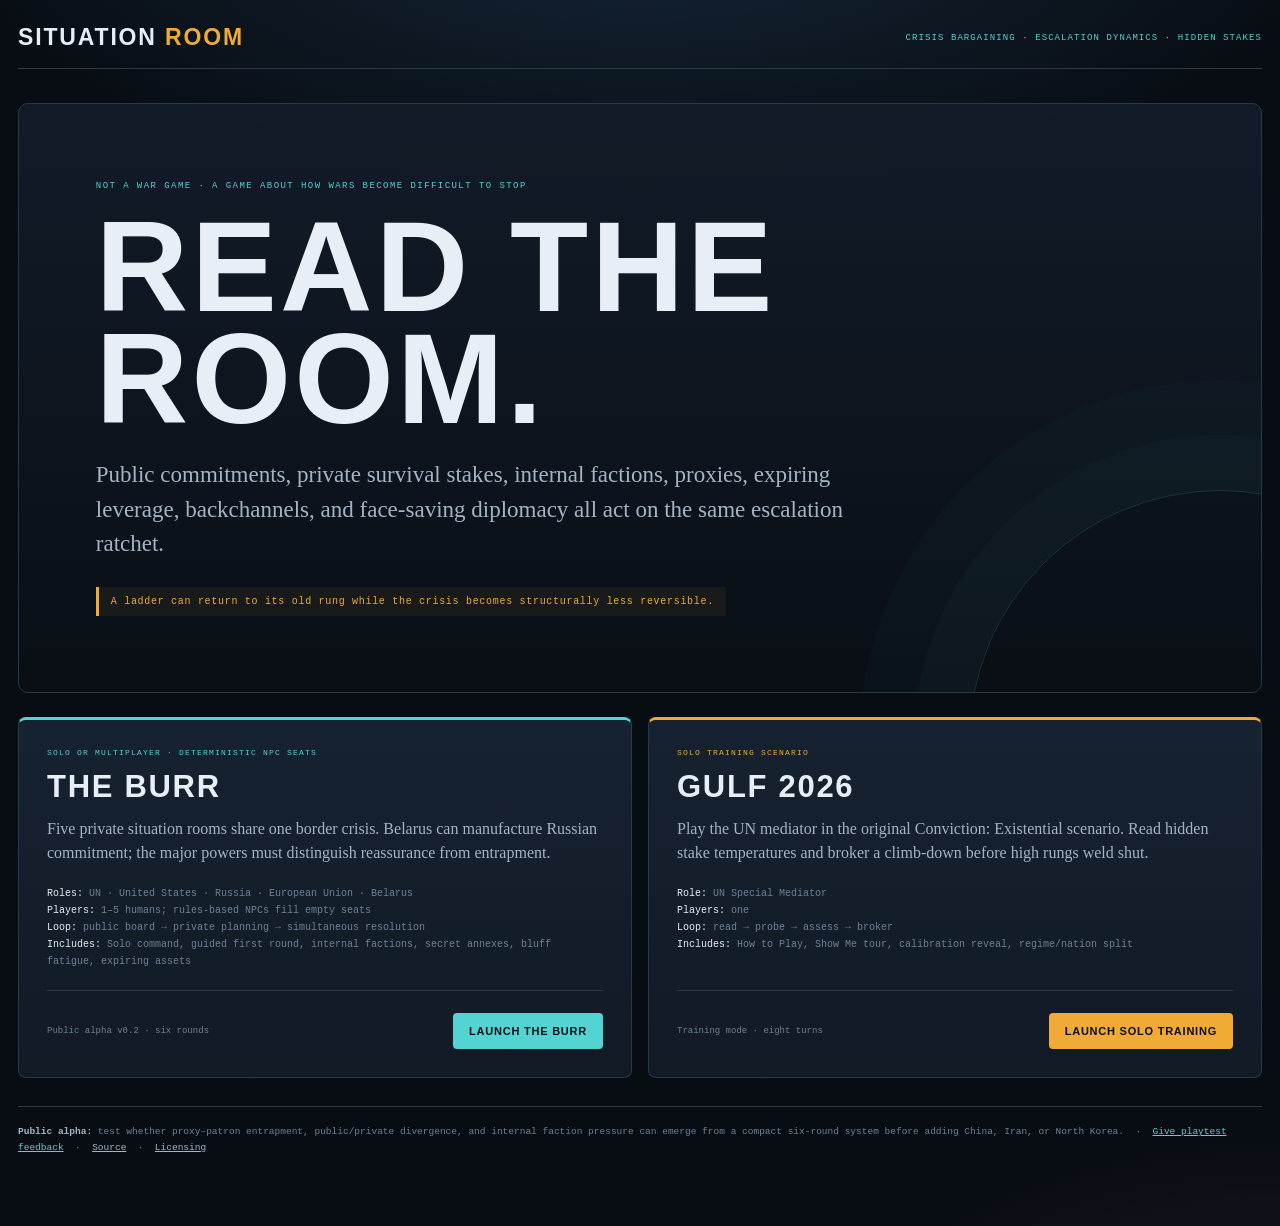
<file: index.html>
<!DOCTYPE html>
<html lang="en">
<head>
  <meta charset="UTF-8">
  <meta name="viewport" content="width=device-width, initial-scale=1.0">
  <meta name="description" content="Situation Room — playable crisis bargaining games about escalation, hidden stakes, internal factions, and face-saving diplomacy.">
  <title>Situation Room — Crisis Bargaining Games</title>
  <style>
    :root{--bg:#080d13;--panel:#111a25;--panel2:#172231;--line:#2a3a4d;--ink:#e8eef5;--muted:#a5b4c5;--dim:#6e8197;--amber:#f0aa35;--cyan:#54d3d3;--red:#eb6049;--display:"Arial Narrow",Arial,sans-serif;--mono:ui-monospace,SFMono-Regular,Menlo,monospace;--body:Georgia,serif}
    *{box-sizing:border-box;margin:0;padding:0}body{min-height:100vh;color:var(--ink);font-family:var(--body);background:radial-gradient(1100px 520px at 50% -10%,#16283a 0%,transparent 65%),radial-gradient(850px 500px at 100% 115%,#241827 0%,transparent 55%),var(--bg);line-height:1.5;padding:0 18px 70px}.top{max-width:1300px;margin:auto;padding:24px 0 17px;border-bottom:1px solid var(--line);display:flex;justify-content:space-between;align-items:center;gap:15px}.brand{font:600 23px var(--display);letter-spacing:.08em;text-transform:uppercase}.brand b{color:var(--amber)}.top span{font:9px var(--mono);letter-spacing:.12em;color:var(--cyan);text-transform:uppercase}.hero{max-width:1300px;margin:34px auto 24px;padding:clamp(28px,6vw,82px);border:1px solid var(--line);border-radius:10px;background:linear-gradient(180deg,rgba(18,28,40,.97),rgba(10,15,22,.98));position:relative;overflow:hidden}.hero:after{content:"";position:absolute;width:500px;height:500px;border:1px solid rgba(84,211,211,.18);border-radius:50%;right:-210px;bottom:-300px;box-shadow:0 0 0 55px rgba(84,211,211,.025),0 0 0 110px rgba(84,211,211,.015)}.eyebrow{font:9px var(--mono);letter-spacing:.16em;color:var(--cyan);text-transform:uppercase}.hero h1{font:700 clamp(58px,10vw,132px)/.88 var(--display);text-transform:uppercase;letter-spacing:.025em;margin:20px 0 22px;position:relative;z-index:1}.hero p{max-width:780px;color:var(--muted);font-size:clamp(17px,2vw,23px);position:relative;z-index:1}.principle{display:inline-block;margin-top:25px;padding:9px 12px;border-left:3px solid var(--amber);background:rgba(240,170,53,.06);color:var(--amber);font:10px var(--mono);letter-spacing:.07em;position:relative;z-index:1}.modes{max-width:1300px;margin:0 auto;display:grid;grid-template-columns:1fr 1fr;gap:16px}.mode{min-height:360px;padding:28px;border:1px solid var(--line);border-top:3px solid var(--accent);border-radius:8px;background:linear-gradient(180deg,var(--panel2),var(--panel));display:flex;flex-direction:column}.tag{font:8px var(--mono);letter-spacing:.15em;text-transform:uppercase;color:var(--accent)}.mode h2{font:600 31px var(--display);letter-spacing:.055em;text-transform:uppercase;margin:12px 0}.mode p{color:var(--muted);font-size:16px}.features{margin:20px 0;color:var(--dim);font:10px/1.7 var(--mono)}.features b{color:var(--ink);font-weight:500}.launch{margin-top:auto;display:flex;justify-content:space-between;align-items:center;gap:12px;padding-top:22px;border-top:1px solid var(--line)}.launch span{color:var(--dim);font:9px var(--mono)}.launch a{text-decoration:none;background:var(--accent);color:#081017;border-radius:4px;padding:12px 16px;font:700 11px var(--display);letter-spacing:.07em;text-transform:uppercase}.foot{max-width:1300px;margin:28px auto 0;padding-top:17px;border-top:1px solid var(--line);color:var(--dim);font:9.5px/1.65 var(--mono)}.foot b{color:var(--muted)}@media(max-width:760px){body{padding-left:10px;padding-right:10px}.top{align-items:flex-start}.top span{text-align:right}.hero{padding:30px 22px}.hero h1{font-size:62px}.modes{grid-template-columns:1fr}.mode{min-height:330px}.launch{align-items:flex-start;flex-direction:column}.launch a{width:100%;text-align:center}}
  </style>
</head>
<body>
  <header class="top"><div class="brand">Situation <b>Room</b></div><span>crisis bargaining · escalation dynamics · hidden stakes</span></header>
  <main>
    <section class="hero">
      <div class="eyebrow">Not a war game · a game about how wars become difficult to stop</div>
      <h1>Read the room.</h1>
      <p>Public commitments, private survival stakes, internal factions, proxies, expiring leverage, backchannels, and face-saving diplomacy all act on the same escalation ratchet.</p>
      <div class="principle">A ladder can return to its old rung while the crisis becomes structurally less reversible.</div>
    </section>

    <section class="modes" aria-label="Playable modes">
      <article class="mode" style="--accent:var(--cyan)">
        <span class="tag">Solo or multiplayer · deterministic NPC seats</span>
        <h2>The Burr</h2>
        <p>Five private situation rooms share one border crisis. Belarus can manufacture Russian commitment; the major powers must distinguish reassurance from entrapment.</p>
        <div class="features"><b>Roles:</b> UN · United States · Russia · European Union · Belarus<br><b>Players:</b> 1–5 humans; rules-based NPCs fill empty seats<br><b>Loop:</b> public board → private planning → simultaneous resolution<br><b>Includes:</b> Solo command, guided first round, internal factions, secret annexes, bluff fatigue, expiring assets</div>
        <div class="launch"><span>Public alpha v0.2 · six rounds</span><a href="the-burr/index.html">Launch The Burr</a></div>
      </article>

      <article class="mode" style="--accent:var(--amber)">
        <span class="tag">Solo training scenario</span>
        <h2>Gulf 2026</h2>
        <p>Play the UN mediator in the original Conviction: Existential scenario. Read hidden stake temperatures and broker a climb-down before high rungs weld shut.</p>
        <div class="features"><b>Role:</b> UN Special Mediator<br><b>Players:</b> one<br><b>Loop:</b> read → probe → assess → broker<br><b>Includes:</b> How to Play, Show Me tour, calibration reveal, regime/nation split</div>
        <div class="launch"><span>Training mode · eight turns</span><a href="training/index.html">Launch solo training</a></div>
      </article>
    </section>
  </main>
  <footer class="foot"><b>Public alpha:</b> test whether proxy–patron entrapment, public/private divergence, and internal faction pressure can emerge from a compact six-round system before adding China, Iran, or North Korea. &nbsp;·&nbsp; <a style="color:var(--cyan)" href="https://github.com/EARTHTOEDWARD/situation-room/issues/new?template=playtest.yml&title=Playtest%20feedback%3A%20The%20Burr">Give playtest feedback</a> &nbsp;·&nbsp; <a style="color:var(--muted)" href="https://github.com/EARTHTOEDWARD/situation-room">Source</a> &nbsp;·&nbsp; <a style="color:var(--muted)" href="https://github.com/EARTHTOEDWARD/situation-room/blob/main/LICENSING.md">Licensing</a></footer>
</body>
</html>
</file>
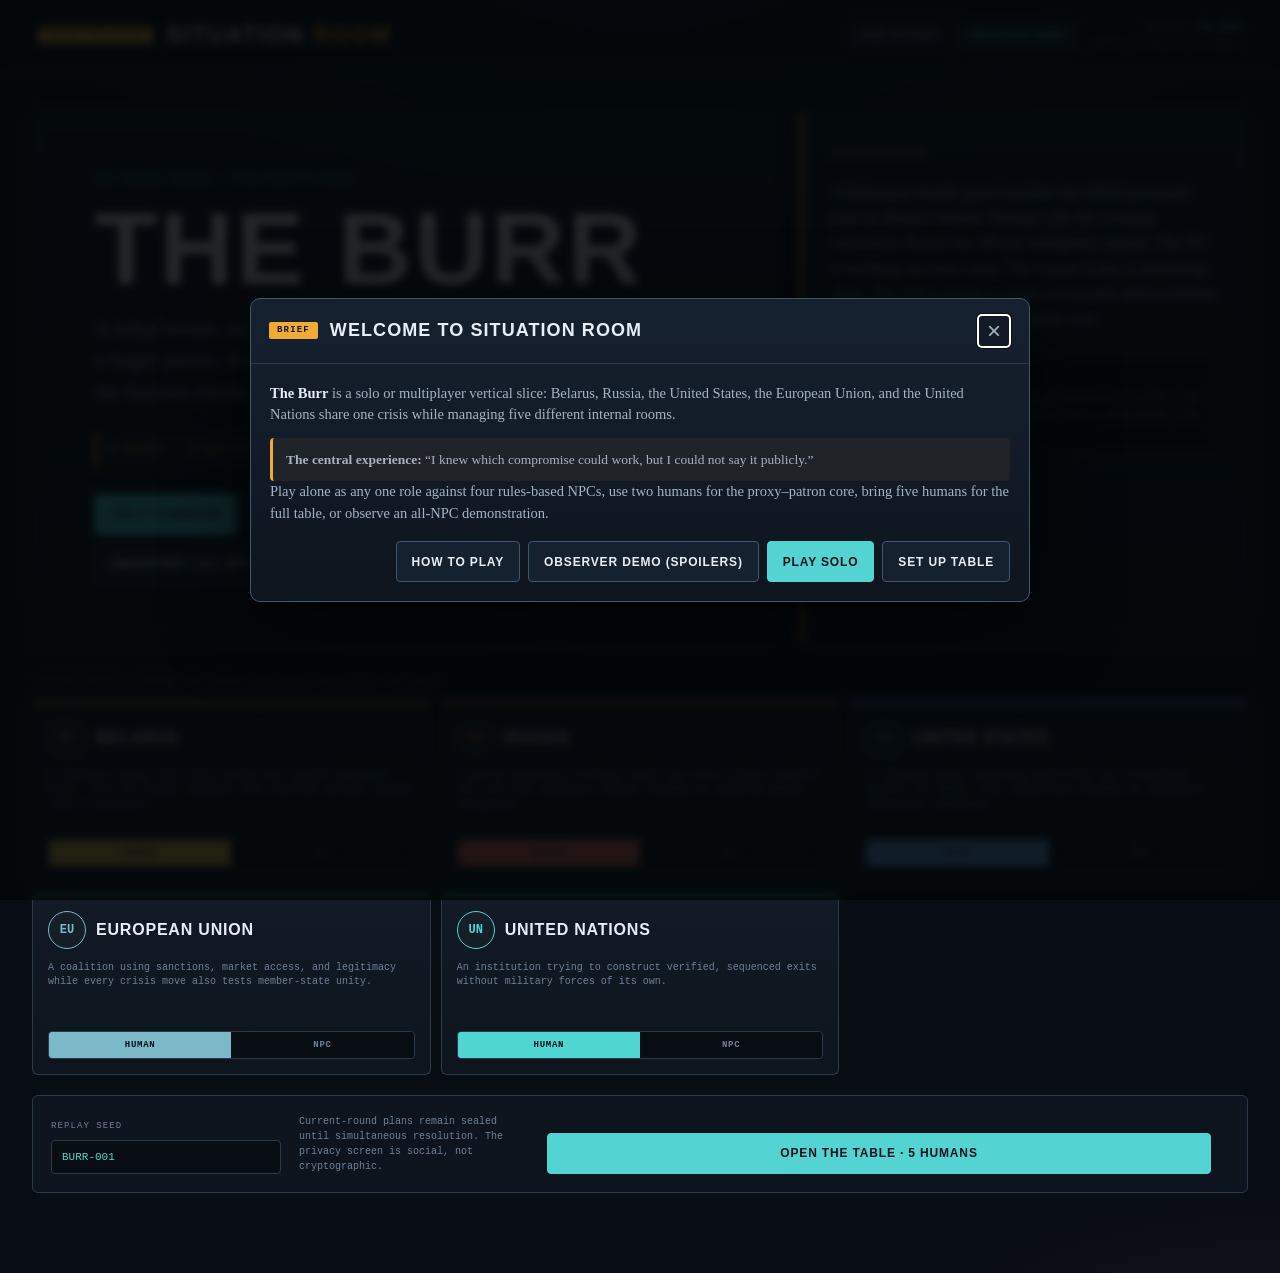
<file: the-burr/index.html>
<!DOCTYPE html>
<html lang="en">
<head>
  <meta charset="UTF-8">
  <meta name="viewport" content="width=device-width, initial-scale=1.0">
  <meta name="description" content="Situation Room: The Burr — a five-role solo or pass-and-play crisis bargaining prototype.">
  <title>Situation Room — The Burr</title>
  <link rel="stylesheet" href="styles.css">
</head>
<body>
  <div class="scanlines" aria-hidden="true"></div>
  <header class="topbar">
    <a class="brand" href="../index.html" aria-label="Situation Room home">
      <span class="classification">TABLE PROTOTYPE</span>
      <span class="brand-title">Situation <b>Room</b></span>
    </a>
    <div class="top-actions">
      <button class="micro" id="btnHow" type="button">How to Play</button>
      <button class="micro accent" id="btnShowMe" type="button">Observer Demo</button>
      <div class="status-box mono">
        SCENARIO <b>THE BURR</b><br>
        <span id="topStatus">SETUP · 5 ROLES · 6 ROUNDS</span>
      </div>
    </div>
  </header>

  <main class="shell">
    <section id="setupScreen" class="setup-screen">
      <div class="hero-grid">
        <div class="hero-copy">
          <div class="eyebrow mono">ONE SHARED CRISIS · FIVE PRIVATE ROOMS</div>
          <h1>The Burr</h1>
          <p>A lethal border incident lets a small proxy manufacture commitment from a larger patron. Every government must manage the world outside and the factions inside its own situation room.</p>
          <div class="formula mono">1 ladder · 2 actions · 3 factions · 4 assets · 6 rounds</div>
          <div class="hero-actions">
            <button class="primary" id="presetSolo" type="button">Solo command</button>
            <button class="secondary" id="presetFive" type="button">Five-player table</button>
            <button class="secondary" id="presetTwo" type="button">Two-player quick start</button>
            <button class="secondary" id="presetObserver" type="button">Observer / all NPCs</button>
          </div>
        </div>
        <aside class="briefing-card">
          <span class="card-tag mono">SCENARIO BRIEF</span>
          <p>A Belarusian border patrol incident has killed personnel near an alliance frontier. Belarus calls the crossing existential. Russia has offered ambiguous support. The EU is building sanctions unity. The United States is reassuring allies. The UN is trying to create a reversible interval before public commitments weld the ladder shut.</p>
          <div class="briefing-callout">
            <b>The design test</b>
            <span>Can Belarus entrap Russia through incentives rather than scripted events—and can the table find a settlement that everyone can survive publicly?</span>
          </div>
        </aside>
      </div>

      <div class="section-label mono">Assign seats — choose one human for solo; NPCs fill the rest</div>
      <div id="roleSetup" class="role-setup"></div>

      <div class="setup-footer">
        <label class="seed-field mono">REPLAY SEED
          <input id="seedInput" type="text" value="BURR-001" maxlength="32" autocomplete="off">
        </label>
        <label class="solo-role-field mono" id="soloRoleField" hidden>YOUR SOLO ROLE
          <select id="soloRoleSelect" aria-label="Choose your solo role"></select>
        </label>
        <div class="setup-note" id="setupNote">Current-round plans remain sealed until simultaneous resolution. The privacy screen is social, not cryptographic.</div>
        <button class="primary launch" id="btnStart" type="button">Open the table</button>
      </div>
    </section>

    <section id="gameScreen" class="game-screen" hidden>
      <div class="crisis-brief">
        <span class="tag mono">PUBLIC BOARD</span>
        <p id="crisisBriefText"><b>Table talk is open.</b> Public actions appear here after resolution. Private actions are visible only in the sending and receiving situation rooms unless they leak.</p>
      </div>

      <div class="dashboard">
        <section class="panel ladder-panel" id="ladderPanel">
          <div class="panel-head">
            <div><span class="kicker mono">SHARED RATCHET</span><h2>Escalation ladder</h2></div>
            <div class="metric"><span id="rungValue">3</span><small id="rungName">Border confrontation</small></div>
          </div>
          <div class="ladder" id="ladder"></div>
          <div class="ladder-note mono">Rungs above 5 weld behind a climb. A verified or face-saving package is needed to reopen them.</div>
        </section>

        <section class="panel actors-panel" id="actorsPanel">
          <div class="panel-head">
            <div><span class="kicker mono">PUBLIC POSTURES</span><h2>Actors at the table</h2></div>
            <span class="head-note mono">PRIVATE TRACKS HIDDEN</span>
          </div>
          <div id="publicRoles" class="public-roles"></div>
        </section>

        <section class="panel structure-panel" id="structurePanel">
          <div class="panel-head">
            <div><span class="kicker mono">STRUCTURAL PRESSURE</span><h2>Clocks and commitments</h2></div>
          </div>
          <div class="track-block">
            <div class="track-label mono"><span>Media heat</span><b id="mediaValue">2 / 8</b></div>
            <div class="bar"><i id="mediaBar"></i></div>
          </div>
          <div class="track-block">
            <div class="track-label mono"><span>Russia ↔ Belarus entanglement</span><b id="entanglementValue">2 / 5</b></div>
            <div class="bar entangle"><i id="entanglementBar"></i></div>
          </div>
          <div class="subhead mono">SELL-BY-DATE ASSETS</div>
          <div id="publicClocks" class="public-clocks"></div>
          <div class="subhead mono">PUBLIC COMMITMENT LEDGER</div>
          <div id="commitmentLedger" class="ledger"></div>
        </section>
      </div>

      <section class="round-console panel" id="roundConsole">
        <div class="round-copy">
          <span class="kicker mono">ROUND CONTROL</span>
          <h2 id="roundHeadline">Round 1 — negotiation window</h2>
          <p id="roundInstruction">Discuss openly. When ready, begin sealed planning. Each human player will receive the device in turn; NPC plans are generated but remain hidden.</p>
        </div>
        <div class="round-actions">
          <button class="secondary" id="btnTimer" type="button">Start 2:00 table timer</button>
          <span class="timer mono" id="timerDisplay" hidden>02:00</span>
          <button class="primary" id="btnPlan" type="button">Begin sealed planning</button>
        </div>
      </section>

      <section class="panel log-panel" id="logPanel">
        <div class="panel-head">
          <div><span class="kicker mono">AUDIT TRAIL</span><h2>Public situation log</h2></div>
          <button class="micro" id="btnExport" type="button">Export replay</button>
        </div>
        <div id="publicLog" class="public-log"></div>
      </section>
    </section>
  </main>

  <div id="privacyLayer" class="privacy-layer" hidden>
    <div id="handoffCard" class="handoff-card">
      <span class="classification">PRIVATE HANDOFF</span>
      <div class="role-seal" id="handoffSeal">BY</div>
      <h2 id="handoffTitle">Pass the device to Belarus</h2>
      <p id="handoffText">Other players should look away. Current-round choices are simultaneous and will not be revealed until resolution.</p>
      <button class="primary" id="btnEnterRoom" type="button">Enter private room</button>
    </div>

    <div id="roomCard" class="room-card" hidden>
      <header class="room-head">
        <div>
          <span class="kicker mono">PRIVATE SITUATION ROOM</span>
          <h2 id="roomTitle">Belarus</h2>
          <p id="roomBrief"></p>
        </div>
        <div class="room-round mono" id="roomRound">ROUND 1 / 6</div>
      </header>
      <div class="room-grid">
        <section class="room-section" id="privateStateSection">
          <h3>Private state</h3>
          <div id="privateTracks" class="private-tracks"></div>
          <div class="subhead mono">TRUE STAKES · ONLY YOU SEE THIS</div>
          <div id="stakeTable" class="stake-table"></div>
          <div class="subhead mono">ASSET CLOCKS</div>
          <div id="assetTable" class="asset-table"></div>
        </section>

        <section class="room-section" id="factionSection">
          <h3>1 · Whose advice do you privilege?</h3>
          <p class="section-help">Following one faction relieves it. Ignored factions may accumulate pressure and eventually act without you.</p>
          <div id="factionChoices" class="choice-grid faction-grid"></div>
        </section>

        <section class="room-section" id="publicActionSection">
          <h3>2 · Public action</h3>
          <p class="section-help">Visible to everyone after simultaneous resolution. Public claims consume wiggle room and can become hollow if they expire unbacked.</p>
          <div id="publicChoices" class="choice-grid"></div>
        </section>

        <section class="room-section" id="privateActionSection">
          <h3>3 · Private action</h3>
          <p class="section-help">Visible only to participants unless it leaks. Matching private intentions can form a deal in the same round.</p>
          <div id="privateChoices" class="choice-grid"></div>
          <label id="targetWrap" class="target-wrap mono" hidden>PRIVATE TARGET
            <select id="targetSelect"></select>
          </label>
        </section>

        <section class="room-section inbox-section">
          <h3>Backchannel inbox</h3>
          <div id="privateInbox" class="inbox"></div>
        </section>
      </div>
      <div class="room-footer">
        <div id="roomError" class="room-error" role="alert"></div>
        <button class="secondary" id="btnLeaveRoom" type="button">Return to handoff</button>
        <button class="primary" id="btnSealPlan" type="button">Seal this plan</button>
      </div>
    </div>
  </div>

  <div id="modalLayer" class="modal-layer" hidden>
    <div class="modal" role="dialog" aria-modal="true" aria-labelledby="modalTitle">
      <header class="modal-head">
        <span class="classification">BRIEF</span>
        <h2 id="modalTitle">—</h2>
        <button class="close" id="modalClose" type="button" aria-label="Close dialog">×</button>
      </header>
      <div id="modalBody" class="modal-body"></div>
    </div>
  </div>

  <div id="tourLayer" class="tour-layer" hidden>
    <div class="tour-card" role="dialog" aria-labelledby="tourTitle">
      <div class="tour-meta">
        <span class="mono">OBSERVER WALKTHROUGH</span>
        <b id="tourCount" class="mono">1 / 6</b>
        <button class="close" id="tourClose" type="button" aria-label="End walkthrough">×</button>
      </div>
      <h2 id="tourTitle">—</h2>
      <p id="tourText"></p>
      <div class="tour-actions">
        <button class="secondary" id="tourBack" type="button">Back</button>
        <button class="primary" id="tourNext" type="button">Next</button>
      </div>
    </div>
  </div>

  <script src="engine.js"></script>
  <script src="app.js"></script>
</body>
</html>
</file>
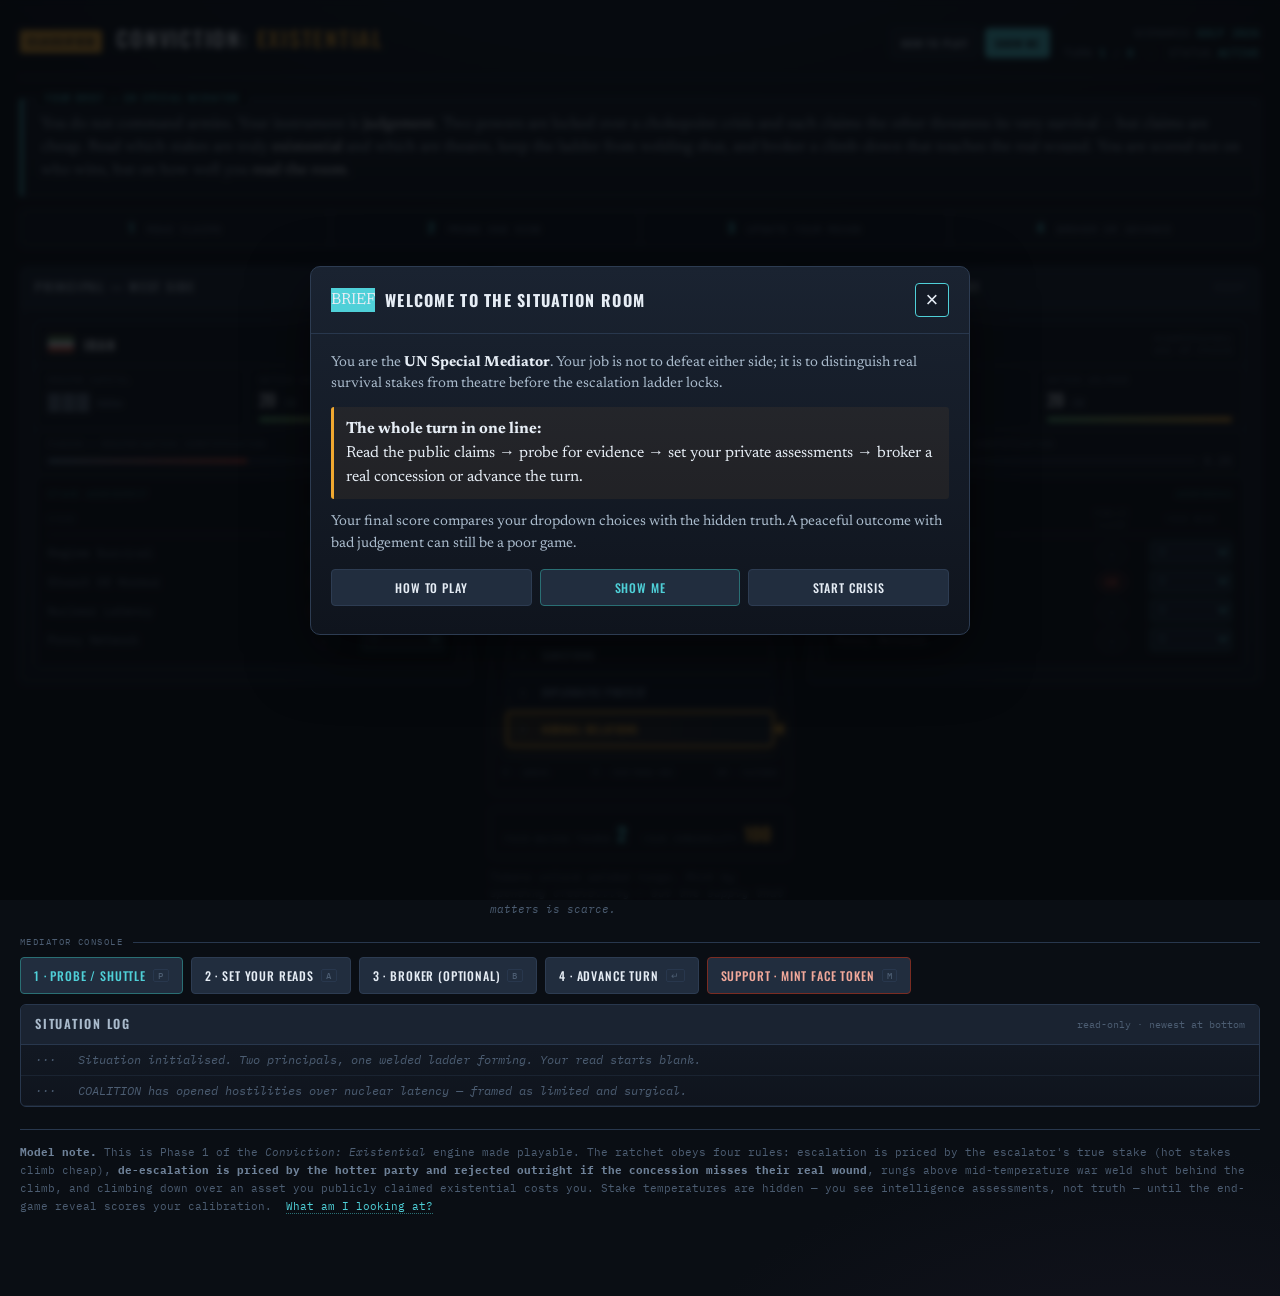
<file: training/index.html>
<!DOCTYPE html>
<html lang="en">
<head>
<meta charset="UTF-8">
<meta name="viewport" content="width=device-width, initial-scale=1.0">
<meta name="description" content="A browser-playable diplomacy game about hidden stakes, escalation ratchets, and reading the real wound.">
<meta name="theme-color" content="#0a0e14">
<meta property="og:title" content="Conviction: Existential">
<meta property="og:description" content="Play as a UN mediator. Read hidden stake temperatures, catch bluffs, and broker a climb-down before the escalation ladder welds shut.">
<meta property="og:type" content="website">
<meta property="og:url" content="https://earthtoedward.github.io/conviction-existential/">
<meta property="og:image" content="https://earthtoedward.github.io/conviction-existential/docs/images/show-me.png">
<meta name="twitter:card" content="summary_large_image">
<link rel="canonical" href="https://earthtoedward.github.io/conviction-existential/">
<title>Conviction: Existential — Situation Room</title>
<meta name="description" content="A browser-playable diplomacy and escalation simulator about hidden stakes, bluffs, and existential risk.">
<meta property="og:title" content="Conviction: Existential">
<meta property="og:description" content="Read hidden stakes, test public claims, and broker a climb-down before the escalation ladder welds shut.">
<meta property="og:type" content="website">
<meta name="theme-color" content="#0a0e14">
<style>
  /* ============================================================
     CONVICTION: EXISTENTIAL
     Design language: a cabinet situation room after midnight.
     Palette — "signals intelligence": deep slate, phosphor amber
     for the human's own instruments, a cold cyan for intel/assessment,
     and a single alarm-red reserved ONLY for existential/locked states.
     Display face: Oswald (condensed, stencil-adjacent, reads as briefing
     board). Body: Newsreader for briefing prose. Data: IBM Plex Mono.
     Signature element: the ESCALATION LADDER — a physical column of
     rungs down the centre that fills, glows hotter, and visibly welds
     shut as the ratchet locks.
     ============================================================ */
  @import url('https://fonts.googleapis.com/css2?family=Oswald:wght@300;400;500;600;700&family=Newsreader:opsz,wght@6..72,300;6..72,400;6..72,500&family=IBM+Plex+Mono:wght@400;500;600&display=swap');

  :root{
    --slate-000:#0a0e14;
    --slate-050:#0f141d;
    --slate-100:#141b26;
    --slate-150:#1a2331;
    --slate-200:#212d3e;
    --slate-300:#2d3c52;
    --line:#28374d;
    --ink-100:#e6edf5;
    --ink-200:#a9bacb;
    --ink-300:#6f8299;
    --ink-400:#4c5d72;
    --amber:#f0a830;        /* the human's own instruments */
    --amber-dim:#8a6320;
    --cyan:#4fd0d8;         /* intelligence / assessment */
    --cyan-dim:#2a6f74;
    --alarm:#e8503a;        /* EXISTENTIAL / LOCKED only */
    --alarm-dim:#7a2c22;
    --vital:#e0b64a;        /* VITAL tier */
    --negot:#5a7a92;        /* NEGOTIABLE tier */
    --ok:#5fb87a;
    --shadow:0 20px 60px rgba(0,0,0,.55);
  }

  *{box-sizing:border-box;margin:0;padding:0}
  html{-webkit-text-size-adjust:100%}
  body{
    background:
      radial-gradient(1200px 600px at 50% -10%, #12202e 0%, transparent 60%),
      radial-gradient(900px 500px at 90% 110%, #14141f 0%, transparent 55%),
      var(--slate-000);
    color:var(--ink-100);
    font-family:'Newsreader',Georgia,serif;
    line-height:1.5;
    min-height:100vh;
    padding:0;
    overflow-x:hidden;
  }
  .mono{font-family:'IBM Plex Mono',monospace}
  .disp{font-family:'Oswald',sans-serif;text-transform:uppercase;letter-spacing:.06em}

  /* thin scanline atmosphere, respects reduced motion */
  body::before{
    content:"";position:fixed;inset:0;pointer-events:none;z-index:100;
    background:repeating-linear-gradient(0deg,rgba(255,255,255,.012) 0 1px,transparent 1px 3px);
    mix-blend-mode:overlay;opacity:.5;
  }

  /* ---------- shell ---------- */
  .wrap{max-width:1280px;margin:0 auto;padding:22px 20px 80px}

  header.topbar{
    display:flex;align-items:baseline;justify-content:space-between;
    gap:16px;flex-wrap:wrap;
    border-bottom:1px solid var(--line);padding-bottom:14px;margin-bottom:20px;
  }
  .brand{display:flex;align-items:baseline;gap:14px}
  .brand .lozenge{
    font-family:'Oswald';font-weight:700;letter-spacing:.14em;font-size:11px;
    color:var(--slate-000);background:var(--amber);padding:3px 8px;border-radius:2px;
    text-transform:uppercase;transform:translateY(-2px);
  }
  .brand h1{
    font-family:'Oswald';font-weight:600;letter-spacing:.08em;text-transform:uppercase;
    font-size:22px;color:var(--ink-100);
  }
  .brand h1 span{color:var(--amber)}
  .clockbox{text-align:right;font-family:'IBM Plex Mono';font-size:11px;color:var(--ink-300);line-height:1.7}
  .clockbox b{color:var(--cyan);font-weight:600}
  .topright{display:flex;align-items:center;justify-content:flex-end;gap:14px;flex-wrap:wrap}
  .helptools{display:flex;gap:7px;align-items:center}
  .microbtn{
    font-family:'Oswald',sans-serif;text-transform:uppercase;letter-spacing:.08em;
    font-size:10.5px;font-weight:600;color:var(--ink-200);background:var(--slate-100);
    border:1px solid var(--line);border-radius:4px;padding:6px 9px;cursor:pointer;transition:all .16s;
  }
  .microbtn:hover,.microbtn:focus-visible{color:var(--ink-100);border-color:var(--cyan);outline:none;transform:translateY(-1px)}
  .microbtn.accent{color:var(--slate-000);background:var(--cyan);border-color:var(--cyan)}
  .microbtn.accent:hover,.microbtn.accent:focus-visible{background:#79e4e9;border-color:#79e4e9}
  @media(max-width:640px){
    header.topbar{align-items:flex-start}
    .topright{width:100%;justify-content:space-between;align-items:flex-start}
    .clockbox{text-align:right}
  }

  /* ---------- role/brief band ---------- */
  .brief{
    background:linear-gradient(180deg,var(--slate-100),var(--slate-050));
    border:1px solid var(--line);border-left:3px solid var(--cyan);
    border-radius:4px;padding:14px 18px;margin-bottom:20px;position:relative;
  }
  .brief .tag{
    position:absolute;top:-9px;left:14px;background:var(--slate-000);
    padding:0 8px;font-family:'Oswald';font-size:10px;letter-spacing:.18em;
    color:var(--cyan);text-transform:uppercase;
  }
  .brief p{font-size:15.5px;color:var(--ink-200)}
  .brief p b{color:var(--ink-100);font-weight:500}

  .turnflow{
    display:grid;grid-template-columns:repeat(4,1fr);gap:1px;background:var(--line);
    border:1px solid var(--line);border-radius:5px;overflow:hidden;margin:-8px 0 20px;
    font-family:'IBM Plex Mono',monospace;font-size:9.5px;text-transform:uppercase;letter-spacing:.08em;
  }
  .turnflow span{background:var(--slate-050);color:var(--ink-300);padding:8px 10px;text-align:center}
  .turnflow b{font-family:'Oswald';font-size:13px;color:var(--cyan);margin-right:5px}
  @media(max-width:720px){.turnflow{grid-template-columns:1fr 1fr}.turnflow span{text-align:left}}

  /* ---------- main grid ---------- */
  .board{display:grid;grid-template-columns:1fr 300px 1fr;gap:18px;align-items:start}
  @media(max-width:1080px){.board{grid-template-columns:1fr;}.laddercol{order:-1}}

  .panel{
    background:linear-gradient(180deg,var(--slate-100),var(--slate-050));
    border:1px solid var(--line);border-radius:6px;overflow:hidden;
  }
  .panel .phd{
    display:flex;align-items:center;justify-content:space-between;
    padding:10px 14px;border-bottom:1px solid var(--line);
    background:var(--slate-150);
  }
  .phd h2{font-family:'Oswald';font-size:12.5px;letter-spacing:.14em;text-transform:uppercase;color:var(--ink-200);font-weight:600}
  .phd .sub{font-family:'IBM Plex Mono';font-size:10px;color:var(--ink-400)}
  .pbody{padding:14px}

  /* ---------- power dossier cards ---------- */
  .dossier + .dossier{margin-top:12px}
  .dossier{border:1px solid var(--line);border-radius:5px;background:var(--slate-050);overflow:hidden}
  .dossier .dhd{display:flex;align-items:center;gap:10px;padding:9px 12px;border-bottom:1px solid var(--line);cursor:default}
  .flag{width:26px;height:18px;border-radius:2px;flex:none;border:1px solid rgba(255,255,255,.12);position:relative;overflow:hidden}
  .dname{font-family:'Oswald';font-weight:600;letter-spacing:.06em;font-size:14px;text-transform:uppercase}
  .drole{font-family:'IBM Plex Mono';font-size:9.5px;color:var(--ink-400);margin-left:auto;text-align:right;line-height:1.3}

  .stats{display:grid;grid-template-columns:1fr 1fr;gap:1px;background:var(--line)}
  .stat{background:var(--slate-050);padding:7px 12px}
  .stat .k{font-family:'IBM Plex Mono';font-size:9px;letter-spacing:.1em;color:var(--ink-400);text-transform:uppercase}
  .stat .v{font-family:'Oswald';font-size:17px;color:var(--ink-100);font-weight:500;display:flex;align-items:baseline;gap:6px}
  .stat.regime .v{color:var(--ink-300)}     /* hidden in play */
  .stat.regime .v small{font-size:10px;color:var(--ink-400)}
  .nationbar{height:5px;background:var(--slate-200);border-radius:3px;overflow:hidden;margin-top:5px}
  .nationbar i{display:block;height:100%;background:linear-gradient(90deg,var(--ok),var(--amber));transition:width .5s}
  .fusion{display:flex;align-items:center;gap:7px;margin-top:2px}
  .fusion .track{flex:1;height:4px;background:var(--slate-200);border-radius:2px;overflow:hidden}
  .fusion .track i{display:block;height:100%;background:linear-gradient(90deg,var(--negot),var(--alarm));transition:width .5s}

  /* assessed stakes — shown as INTEL, never truth */
  .stakes{padding:10px 12px;border-top:1px solid var(--line);background:var(--slate-000)}
  .stakes .lbl{font-family:'IBM Plex Mono';font-size:9px;letter-spacing:.14em;color:var(--cyan-dim);text-transform:uppercase;margin-bottom:7px;display:flex;justify-content:space-between}
  .stakehead,.assessrow{display:grid;grid-template-columns:minmax(0,1fr) 62px 82px;align-items:center;gap:7px}
  .stakehead{font-family:'IBM Plex Mono';font-size:7.8px;letter-spacing:.07em;color:var(--ink-400);text-transform:uppercase;padding-bottom:3px;border-bottom:1px solid rgba(40,55,77,.55)}
  .stakehead span:nth-child(2),.stakehead span:nth-child(3){text-align:center}
  .assessrow{margin:6px 0;font-family:'IBM Plex Mono';font-size:11px}
  .assessrow .an{color:var(--ink-300);min-width:0;white-space:nowrap;overflow:hidden;text-overflow:ellipsis}
  .assessrow .chip{justify-self:center}
  .chip{font-family:'Oswald';font-size:9.5px;letter-spacing:.08em;padding:2px 7px;border-radius:10px;text-transform:uppercase;font-weight:600;border:1px solid;white-space:nowrap}
  .chip.exist{color:var(--alarm);border-color:var(--alarm-dim);background:rgba(232,80,58,.08)}
  .chip.vital{color:var(--vital);border-color:#5c4a1e;background:rgba(224,182,74,.07)}
  .chip.negot{color:var(--negot);border-color:#33475a;background:rgba(90,122,146,.06)}
  .chip.unk{color:var(--ink-400);border-color:var(--line);background:transparent}
  .conf{font-size:8.5px;color:var(--ink-400);width:34px;text-align:right}

  /* your private assessment control */
  .assessrow select{
    width:100%;font-family:'IBM Plex Mono';font-size:10px;background:var(--slate-150);
    color:var(--cyan);border:1px solid var(--cyan-dim);border-radius:3px;
    padding:3px 4px;cursor:pointer;outline:none;
  }
  .assessrow select:focus-visible{border-color:var(--cyan);box-shadow:0 0 0 2px rgba(79,208,216,.14)}

  /* ---------- the LADDER (signature) ---------- */
  .laddercol{position:sticky;top:14px}
  .ladderwrap{background:linear-gradient(180deg,var(--slate-100),var(--slate-000));border:1px solid var(--line);border-radius:8px;padding:14px 12px}
  .ladderwrap .lhd{text-align:center;margin-bottom:6px}
  .ladderwrap .lhd .t{font-family:'Oswald';font-size:12px;letter-spacing:.14em;color:var(--ink-200);text-transform:uppercase;font-weight:600}
  .ladderwrap .lhd .dyad{font-family:'IBM Plex Mono';font-size:10px;color:var(--amber);margin-top:2px}
  .ladderwrap .lhd .asset{font-family:'IBM Plex Mono';font-size:9.5px;color:var(--ink-400);margin-top:1px}

  .ladder{display:flex;flex-direction:column-reverse;gap:3px;margin:10px 4px}
  .rung{
    position:relative;display:flex;align-items:center;gap:8px;
    padding:6px 8px 6px 34px;border:1px solid var(--line);border-radius:3px;
    background:var(--slate-050);min-height:34px;transition:all .35s;
  }
  .rung .num{position:absolute;left:6px;top:50%;transform:translateY(-50%);
    font-family:'IBM Plex Mono';font-size:10px;color:var(--ink-400);width:18px;text-align:center}
  .rung .rn{font-family:'Oswald';font-size:11px;letter-spacing:.05em;text-transform:uppercase;color:var(--ink-300);font-weight:500}
  .rung.reached{background:linear-gradient(90deg,rgba(240,168,48,.09),var(--slate-100));border-color:var(--amber-dim)}
  .rung.reached .rn{color:var(--ink-100)}
  .rung.current{border-color:var(--amber);box-shadow:0 0 0 1px var(--amber),0 0 22px rgba(240,168,48,.28);background:linear-gradient(90deg,rgba(240,168,48,.18),var(--slate-100))}
  .rung.current .rn{color:var(--amber)}
  .rung.hot.reached{background:linear-gradient(90deg,rgba(232,80,58,.14),var(--slate-100));border-color:var(--alarm-dim)}
  .rung.hot.current{border-color:var(--alarm);box-shadow:0 0 0 1px var(--alarm),0 0 26px rgba(232,80,58,.35);background:linear-gradient(90deg,rgba(232,80,58,.22),var(--slate-100))}
  .rung.hot.current .rn{color:var(--alarm)}
  .rung .lock{margin-left:auto;font-family:'IBM Plex Mono';font-size:9px;color:var(--alarm);opacity:0;transition:opacity .35s;display:flex;align-items:center;gap:3px}
  .rung.locked .lock{opacity:1}
  .rung.locked{border-style:dashed}
  .rung.locked::after{content:"";position:absolute;inset:0;background:repeating-linear-gradient(45deg,transparent 0 6px,rgba(232,80,58,.06) 6px 8px);pointer-events:none;border-radius:3px}

  .marker{position:absolute;right:-11px;width:0;height:0;border-top:6px solid transparent;border-bottom:6px solid transparent;border-right:9px solid var(--amber);filter:drop-shadow(0 0 4px rgba(240,168,48,.6))}
  .rung.hot .marker{border-right-color:var(--alarm);filter:drop-shadow(0 0 4px rgba(232,80,58,.7))}

  .ladderkey{display:flex;justify-content:space-between;font-family:'IBM Plex Mono';font-size:9px;color:var(--ink-400);margin-top:8px;padding-top:8px;border-top:1px solid var(--line)}

  /* ---------- actions / console ---------- */
  .console{margin-top:18px}
  .actionrow{display:flex;gap:8px;flex-wrap:wrap;margin-bottom:10px}
  button.act{
    font-family:'Oswald';text-transform:uppercase;letter-spacing:.07em;font-weight:500;
    font-size:12px;color:var(--ink-100);background:var(--slate-200);
    border:1px solid var(--slate-300);border-radius:4px;padding:9px 13px;cursor:pointer;
    transition:all .18s;display:inline-flex;align-items:center;gap:7px;
  }
  button.act:hover:not(:disabled){background:var(--slate-300);border-color:var(--ink-400);transform:translateY(-1px)}
  button.act:active:not(:disabled){transform:translateY(0)}
  button.act:disabled{opacity:.4;cursor:not-allowed}
  button.act.warn{border-color:var(--alarm-dim);color:#f2a99b}
  button.act.warn:hover:not(:disabled){background:rgba(232,80,58,.12);border-color:var(--alarm)}
  button.act.go{border-color:var(--cyan-dim);color:var(--cyan)}
  button.act.go:hover:not(:disabled){background:rgba(79,208,216,.1);border-color:var(--cyan)}
  button.act .kbd{font-family:'IBM Plex Mono';font-size:9px;color:var(--ink-400);border:1px solid var(--line);border-radius:2px;padding:0 4px}

  .resource{display:flex;gap:16px;align-items:center;padding:10px 14px;background:var(--slate-000);border:1px solid var(--line);border-radius:5px;margin-bottom:12px;flex-wrap:wrap}
  .res{display:flex;align-items:baseline;gap:6px}
  .res .rk{font-family:'IBM Plex Mono';font-size:9px;letter-spacing:.1em;color:var(--ink-400);text-transform:uppercase}
  .res .rv{font-family:'Oswald';font-size:19px;color:var(--amber);font-weight:600}
  .res.tokens .rv{color:var(--cyan)}

  /* ---------- log ---------- */
  .logpanel{max-height:340px;overflow-y:auto}
  .logpanel::-webkit-scrollbar{width:8px}
  .logpanel::-webkit-scrollbar-thumb{background:var(--slate-300);border-radius:4px}
  .logline{font-family:'IBM Plex Mono';font-size:11.5px;line-height:1.55;padding:6px 14px;border-bottom:1px solid rgba(40,55,77,.4);color:var(--ink-300);display:flex;gap:9px}
  .logline .tn{color:var(--ink-400);flex:none;width:34px}
  .logline.sys{color:var(--ink-400);font-style:italic}
  .logline.esc{color:#f2b970}
  .logline.esc .tn{color:var(--amber-dim)}
  .logline.deesc{color:var(--cyan)}
  .logline.deesc .tn{color:var(--cyan-dim)}
  .logline.reject{color:#f2a99b}
  .logline.reject .tn{color:var(--alarm-dim)}
  .logline.nero{color:var(--alarm);font-weight:500}
  .logline.win{color:var(--ok)}
  .logline b{color:var(--ink-100)}

  /* ---------- modal ---------- */
  .scrim{position:fixed;inset:0;background:rgba(5,8,12,.82);backdrop-filter:blur(3px);z-index:200;display:none;align-items:center;justify-content:center;padding:20px}
  .scrim.on{display:flex}
  .modal{background:linear-gradient(180deg,var(--slate-150),var(--slate-050));border:1px solid var(--slate-300);border-radius:10px;max-width:660px;width:100%;box-shadow:var(--shadow);max-height:88vh;overflow-y:auto}
  .modal .mhd{padding:16px 20px;border-bottom:1px solid var(--line);display:flex;align-items:center;gap:10px}
  .modal .mhd h3{font-family:'Oswald';font-size:16px;letter-spacing:.08em;text-transform:uppercase;color:var(--ink-100);flex:1}
  .modal-close{margin-left:auto;width:34px;height:34px;border:1px solid var(--line);border-radius:4px;background:var(--slate-100);color:var(--ink-200);font:22px/1 Arial,sans-serif;cursor:pointer}
  .modal-close:hover,.modal-close:focus-visible{color:var(--ink-100);border-color:var(--cyan);outline:none}
  .modal .mbody{padding:18px 20px}
  .modal p{color:var(--ink-200);font-size:14.5px;margin-bottom:12px}
  .modal p b{color:var(--ink-100)}
  .choicebtn{display:block;width:100%;text-align:left;margin:8px 0;padding:12px 14px;background:var(--slate-100);border:1px solid var(--line);border-radius:5px;cursor:pointer;transition:all .16s;color:var(--ink-100)}
  .choicebtn:hover{background:var(--slate-200);border-color:var(--cyan-dim);transform:translateX(3px)}
  .choicebtn .ct{font-family:'Oswald';font-size:13px;letter-spacing:.05em;text-transform:uppercase;font-weight:500;display:block;margin-bottom:3px}
  .choicebtn .cd{font-family:'IBM Plex Mono';font-size:11px;color:var(--ink-300);line-height:1.45}
  .choicebtn.warn:hover{border-color:var(--alarm-dim);background:rgba(232,80,58,.08)}

  /* reveal / debrief */
  .revealrow{display:grid;grid-template-columns:110px 1fr 1fr 1fr;gap:1px;background:var(--line);font-family:'IBM Plex Mono';font-size:11px}
  .revealrow>div{background:var(--slate-050);padding:8px 10px}
  .revealrow.head>div{background:var(--slate-150);color:var(--ink-400);font-size:9px;letter-spacing:.1em;text-transform:uppercase}
  .revealrow .pw{font-family:'Oswald';letter-spacing:.05em;text-transform:uppercase;color:var(--ink-100)}
  .match{color:var(--ok)}.miss{color:var(--alarm)}.part{color:var(--vital)}

  .calibbig{text-align:center;padding:14px}
  .calibbig .score{font-family:'Oswald';font-size:52px;font-weight:700;line-height:1}
  .calibbig .score.good{color:var(--ok)}.calibbig .score.mid{color:var(--vital)}.calibbig .score.bad{color:var(--alarm)}
  .calibbig .lbl{font-family:'IBM Plex Mono';font-size:10px;letter-spacing:.15em;color:var(--ink-400);text-transform:uppercase;margin-top:6px}
  .calibbig .verdict{font-family:'Newsreader';font-size:15px;color:var(--ink-200);margin-top:12px;max-width:460px;margin-left:auto;margin-right:auto}

  .footnote{margin-top:22px;padding-top:14px;border-top:1px solid var(--line);font-family:'IBM Plex Mono';font-size:10.5px;color:var(--ink-400);line-height:1.7}
  .footnote b{color:var(--ink-300)}
  a.link{color:var(--cyan);text-decoration:none;border-bottom:1px dotted var(--cyan-dim)}

  /* ---------- guided walkthrough ---------- */
  .tour-layer{position:fixed;inset:0;z-index:320;pointer-events:none}
  .tour-layer[hidden]{display:none}
  .tour-card{
    position:fixed;left:50%;bottom:18px;transform:translateX(-50%);pointer-events:auto;
    width:min(620px,calc(100vw - 28px));background:linear-gradient(180deg,var(--slate-150),var(--slate-050));
    border:1px solid var(--cyan-dim);border-left:4px solid var(--cyan);border-radius:8px;
    box-shadow:0 24px 80px rgba(0,0,0,.72);padding:15px 17px 13px;
  }
  .tour-top{display:flex;align-items:center;gap:10px;margin-bottom:7px}
  .tour-kicker{font-family:'IBM Plex Mono';font-size:9px;letter-spacing:.15em;color:var(--cyan);text-transform:uppercase}
  .tour-count{margin-left:auto;font-family:'IBM Plex Mono';font-size:9px;color:var(--ink-400)}
  .tour-exit{width:30px;height:30px;border:1px solid var(--line);border-radius:4px;background:var(--slate-100);color:var(--ink-200);font:19px/1 Arial;cursor:pointer}
  .tour-card h3{font-family:'Oswald';font-size:17px;letter-spacing:.07em;text-transform:uppercase;margin-bottom:6px}
  .tour-card p{font-size:14px;color:var(--ink-200);margin-bottom:8px}
  .tour-card code{font-family:'IBM Plex Mono';color:var(--cyan);background:var(--slate-000);padding:1px 4px;border-radius:3px}
  .tour-nav{display:flex;justify-content:flex-end;gap:8px;margin-top:10px}
  .tour-focus{position:relative!important;z-index:319!important;outline:3px solid var(--cyan)!important;outline-offset:5px!important;box-shadow:0 0 0 10px rgba(79,208,216,.13),0 0 35px rgba(79,208,216,.35)!important}
  .how-grid{display:grid;grid-template-columns:1fr 1fr;gap:10px;margin:12px 0}
  .how-card{background:var(--slate-100);border:1px solid var(--line);border-radius:5px;padding:10px 12px}
  .how-card b{display:block;font-family:'Oswald';text-transform:uppercase;letter-spacing:.06em;color:var(--cyan);margin-bottom:3px}
  .how-card span{font-family:'IBM Plex Mono';font-size:10.5px;color:var(--ink-300);line-height:1.5}
  .worked{border-left:3px solid var(--amber);background:rgba(240,168,48,.06);padding:10px 12px;margin:12px 0;border-radius:3px}
  @media(max-width:620px){.how-grid{grid-template-columns:1fr}.tour-card{bottom:8px}.tour-card p{font-size:13px}.tour-focus{outline-offset:2px!important}}
  .pulse{animation:pulse 1.4s ease-in-out infinite}
  @keyframes pulse{0%,100%{opacity:1}50%{opacity:.55}}
  @media(prefers-reduced-motion:reduce){*{animation:none!important;transition:none!important}body::before{display:none}}

  .hint{font-family:'IBM Plex Mono';font-size:10.5px;color:var(--ink-400);margin-top:8px;font-style:italic}
  .divlbl{font-family:'IBM Plex Mono';font-size:9px;letter-spacing:.16em;color:var(--ink-400);text-transform:uppercase;margin:16px 0 8px;display:flex;align-items:center;gap:10px}
  .divlbl::after{content:"";flex:1;height:1px;background:var(--line)}
</style>
</head>
<body>
<div class="wrap">

  <header class="topbar">
    <div class="brand">
      <span class="lozenge">CLASSIFIED</span>
      <h1>Conviction: <span>Existential</span></h1>
    </div>
    <div class="topright">
      <div class="helptools" aria-label="Game help">
        <button class="microbtn" id="btnHow" type="button">How to Play</button>
        <button class="microbtn accent" id="btnTour" type="button">Show Me</button>
      </div>
      <div class="clockbox mono">
        SCENARIO <b id="scenName">GULF 2026</b><br>
        TURN <b id="turnNo">1</b> / <b id="turnMax">8</b> &nbsp;·&nbsp; STATUS <b id="statusFlag">ACTIVE</b>
      </div>
    </div>
  </header>

  <div class="brief">
    <span class="tag">Your Brief — UN Special Mediator</span>
    <p id="briefText">You do not command armies. Your instrument is <b>judgement</b>. Two powers are locked over a chokepoint crisis and each claims the other threatens its very survival — but claims are cheap. Read which stakes are truly <b>existential</b> and which are theatre, keep the ladder from welding shut, and broker a climb-down that touches the real wound. You are scored not on who wins, but on how well you <b>read the room</b>.</p>
  </div>

  <div class="turnflow" aria-label="Recommended turn sequence">
    <span><b>1</b> Read claims</span>
    <span><b>2</b> Probe one side</span>
    <span><b>3</b> Update your reads</span>
    <span><b>4</b> Broker or advance</span>
  </div>

  <div class="board">

    <!-- LEFT: principal A -->
    <div class="col" id="colA"></div>

    <!-- CENTRE: the ladder -->
    <div class="laddercol">
      <div class="ladderwrap">
        <div class="lhd">
          <div class="t">Escalation Ladder</div>
          <div class="dyad" id="ladderDyad">IRAN ⟷ COALITION</div>
          <div class="asset mono" id="ladderAsset">contested: NUCLEAR LATENCY</div>
        </div>
        <div class="ladder" id="ladder"></div>
        <div class="ladderkey">
          <span>0 · peace</span><span>5 · mid-temp war</span><span>10 · nuclear</span>
        </div>
      </div>

      <div class="resource" style="margin-top:14px">
        <div class="res tokens"><span class="rk">Face-Saving Tokens</span><span class="rv" id="tokenCount">2</span></div>
        <div class="res"><span class="rk">Your Credibility</span><span class="rv" id="credScore">100</span></div>
      </div>
      <p class="hint" id="tokenHint">Tokens unlock welded rungs. Mint by spending credibility — but the supply that matters is scarce.</p>
    </div>

    <!-- RIGHT: principal B -->
    <div class="col" id="colB"></div>
  </div>

  <!-- CONSOLE -->
  <div class="console">
    <div class="divlbl">Mediator Console</div>
    <div class="actionrow" id="actions">
      <button class="act go" id="btnProbe">1 · Probe / Shuttle <span class="kbd">P</span></button>
      <button class="act" id="btnAssess">2 · Set Your Reads <span class="kbd">A</span></button>
      <button class="act" id="btnBroker">3 · Broker (Optional) <span class="kbd">B</span></button>
      <button class="act" id="btnEnd">4 · Advance Turn <span class="kbd">↵</span></button>
      <button class="act warn" id="btnMint">Support · Mint Face Token <span class="kbd">M</span></button>
    </div>

    <div class="panel logpanel" id="logPanel">
      <div class="phd"><h2>Situation Log</h2><span class="sub mono">read-only · newest at bottom</span></div>
      <div id="log"></div>
    </div>
  </div>

  <div class="footnote">
    <b>Model note.</b> This is Phase 1 of the <i>Conviction: Existential</i> engine made playable. The ratchet obeys four rules: escalation is priced by the escalator's true stake (hot stakes climb cheap), <b>de-escalation is priced by the hotter party and rejected outright if the concession misses their real wound</b>, rungs above mid-temperature war weld shut behind the climb, and climbing down over an asset you publicly claimed existential costs you. Stake temperatures are hidden — you see intelligence assessments, not truth — until the end-game reveal scores your calibration. &nbsp;<a class="link" href="#" id="aboutLink">What am I looking at?</a>
  </div>
</div>

<!-- MODAL -->
<div class="scrim" id="scrim" role="presentation">
  <div class="modal" id="modal" role="dialog" aria-modal="true" aria-labelledby="modalTitle" tabindex="-1">
    <div class="mhd"><span class="lozenge" style="background:var(--cyan)">BRIEF</span><h3 id="modalTitle">—</h3><button class="modal-close" id="modalClose" type="button" aria-label="Close dialog">×</button></div>
    <div class="mbody" id="modalBody"></div>
  </div>
</div>

<!-- GUIDED WALKTHROUGH -->
<div class="tour-layer" id="tourLayer" hidden>
  <div class="tour-card" id="tourCard" role="dialog" aria-modal="false" aria-labelledby="tourTitle">
    <div class="tour-top">
      <span class="tour-kicker">Guided example</span>
      <span class="tour-count" id="tourCount">1 / 8</span>
      <button class="tour-exit" id="tourExit" type="button" aria-label="Exit walkthrough">×</button>
    </div>
    <h3 id="tourTitle">—</h3>
    <div id="tourBody"></div>
    <div class="tour-nav">
      <button class="act" id="tourBack" type="button">Back</button>
      <button class="act go" id="tourNext" type="button">Next</button>
    </div>
  </div>
</div>

<script>
/* ============================================================
   ENGINE — browser adaptation of existential/*.py (Phase 1)
   ============================================================ */
const TEMP = { NEGOTIABLE:1, VITAL:2, EXISTENTIAL:3 };
const TEMP_NAME = {1:"NEGOTIABLE",2:"VITAL",3:"EXISTENTIAL"};
const CHIP = {1:"negot",2:"vital",3:"exist"};

const LADDER_NAMES = ["normal relations","diplomatic protest","sanctions","covert action",
  "proxy conflict","mid-temperature war","open strikes","conventional war","land invasion",
  "nuclear signaling","nuclear use"];
const MAX_RUNG=10, LOCK_THRESHOLD=5, BASE_CLIMB=6, BASE_DESCEND=4;

function clamp(x,lo,hi){return Math.max(lo,Math.min(hi,x));}

class Power{
  constructor(name,role,flagCss){
    this.name=name; this.role=role; this.flagCss=flagCss;
    this.regime={score:10,fusion:.5,paranoia:0,alive:true};
    this.nation={score:20,baseline:20};
    this.trueStakes={};      // hidden
    this.claims={};          // public, may lie
    this.assets=[];          // display order
  }
  setTrue(a,t){this.trueStakes[a]=t; if(!this.assets.includes(a))this.assets.push(a);}
  claim(a,t){this.claims[a]=t;}
  trueTemp(a){return this.trueStakes[a]||TEMP.NEGOTIABLE;}
  audienceExposure(a){const c=this.claims[a];return c?({1:0,2:1,3:3})[c]:0;}
  checkSurvival(){if(this.regime.score<=0)this.regime.alive=false;return this.regime.alive;}
  onAttacked(sev){
    this.regime.fusion=clamp(this.regime.fusion+0.04*sev,0,1);
    if(sev>=5)this.regime.paranoia=Math.min(5,this.regime.paranoia+1);
  }
  onSacrifice(a){this.regime.fusion=clamp(this.regime.fusion-0.05*a,0,1);}
  applyNationDamage(dmg,foreign,sev){
    this.nation.score=Math.max(0,this.nation.score-dmg);
    const share=Math.round(dmg*this.regime.fusion);
    if(share)this.regime.score-=share;
    if(foreign&&sev)this.onAttacked(sev);
    this.checkSurvival();
  }
  neroRate(){const f=this.regime.fusion;
    if(f>=.75)return 2; if(f>=.5)return 3; if(f>=.25)return 4; return 5;}
  scorchedNation(want){
    if(!this.regime.alive)return 0;
    let g=0;
    for(let i=0;i<want;i++){const r=this.neroRate();
      if(this.nation.score<r)break;
      this.nation.score-=r; this.regime.score+=1; g++; this.onSacrifice(r);}
    return g;
  }
}

class Ladder{
  constructor(a,b,asset){this.a=a;this.b=b;this.asset=asset;this.rung=0;this.locked=new Set();}
  climbCost(esc){return Math.max(1,Math.floor(BASE_CLIMB/esc.trueTemp(this.asset)));}
  hotter(pa,pb){return pa.trueTemp(this.asset)>=pb.trueTemp(this.asset)?pa:pb;}
  // Which party must be MOVED to bring the ladder down. On a tie this resolves
  // to the counterpart, so a cold initiator buying peace always faces the
  // wound-touching requirement (design fix over the raw Python hotter()).
  hotterToMove(init,cp){return cp.trueTemp(this.asset)>=init.trueTemp(this.asset)?cp:init;}
  descendCost(pa,pb){return BASE_DESCEND*this.hotter(pa,pb).trueTemp(this.asset);}
  climb(esc,def){
    if(this.rung>=MAX_RUNG)return{ok:false,reason:"already at maximum rung"};
    const prev=this.rung; this.rung++;
    if(this.rung>LOCK_THRESHOLD)this.locked.add(prev);
    def.applyNationDamage(Math.max(1,Math.floor(this.rung/3)),true,this.rung);
    return{ok:true,rung:this.rung,cost:this.climbCost(esc)};
  }
  descend(init,cp,concession,tokens){
    if(this.rung<=0)return{ok:false,reason:"already at normal relations"};
    const target=this.rung-1;
    if(this.locked.has(target)&&tokens<1)
      return{ok:false,reason:`rung ${target} (${LADDER_NAMES[target]}) is WELDED — a face-saving token is required; the ratchet does not undo itself`};
    const hot=this.hotterToMove(init,cp);
    if(hot.name!==init.name){
      if(concession===null)
        return{ok:false,reason:`${hot.name}'s stake runs hotter — a concession is required to move them`};
      if(hot.trueTemp(concession)===TEMP.NEGOTIABLE)
        return{ok:false,reason:`offer rejected — "${pretty(concession)}" is negotiable-tier to ${hot.name}; it does not touch the wound`};
    }
    const cost=this.descendCost(init,cp);
    const penalty=init.audienceExposure(this.asset);
    let note="";
    if(penalty){init.regime.score-=penalty;init.checkSurvival();
      note=` ${init.name} pays ${penalty} regime capital (audience cost — trapped by its own rhetoric)`;}
    const usedToken=this.locked.has(target);
    if(usedToken)this.locked.delete(target);
    this.rung=target;
    return{ok:true,rung:this.rung,cost,note,usedToken};
  }
}

function pretty(a){return a.replace(/_/g," ").toLowerCase().replace(/\b\w/g,c=>c.toUpperCase());}

/* ============================================================
   SCENARIO — Gulf 2026 (mirrors scenario.py)
   ============================================================ */
function gulf2026(){
  const iran=new Power("IRAN","clerical regime · chokepoint leverage","fl-iran");
  iran.regime.fusion=.55; iran.regime.paranoia=3;
  iran.setTrue("REGIME_SURVIVAL",TEMP.EXISTENTIAL);
  iran.setTrue("STRAIT_OF_HORMUZ",TEMP.VITAL);
  iran.setTrue("NUCLEAR_LATENCY",TEMP.VITAL);
  iran.setTrue("PROXY_NETWORK",TEMP.NEGOTIABLE);
  iran.claim("REGIME_SURVIVAL",TEMP.EXISTENTIAL);
  iran.claim("STRAIT_OF_HORMUZ",TEMP.EXISTENTIAL);   // exaggerated
  iran.claim("NUCLEAR_LATENCY",TEMP.EXISTENTIAL);     // exaggerated

  const coal=new Power("COALITION","expeditionary · war of choice","fl-coal");
  coal.regime.fusion=.25;
  coal.setTrue("REGIME_SURVIVAL",TEMP.NEGOTIABLE);
  coal.setTrue("NUCLEAR_LATENCY",TEMP.VITAL);
  coal.setTrue("STRAIT_OF_HORMUZ",TEMP.VITAL);
  coal.setTrue("PROXY_NETWORK",TEMP.NEGOTIABLE);
  coal.claim("NUCLEAR_LATENCY",TEMP.EXISTENTIAL);     // bluff

  return{name:"GULF 2026",A:iran,B:coal,
    ladder:new Ladder(iran,coal,"NUCLEAR_LATENCY"),
    concessions:["PROXY_NETWORK","SUCCESSOR_GUARANTEE","SANCTIONS_RELIEF","ENRICHMENT_FREEZE","SECURITY_GUARANTEE"],
    // hidden truths for concession assets, revealed via the mechanic:
    concessionTruth:{
      // these define whether an offer "touches the wound" for the hotter party
      PROXY_NETWORK:{IRAN:TEMP.NEGOTIABLE,COALITION:TEMP.NEGOTIABLE},
      SUCCESSOR_GUARANTEE:{IRAN:TEMP.EXISTENTIAL,COALITION:TEMP.NEGOTIABLE},
      SANCTIONS_RELIEF:{IRAN:TEMP.VITAL,COALITION:TEMP.NEGOTIABLE},
      ENRICHMENT_FREEZE:{IRAN:TEMP.VITAL,COALITION:TEMP.VITAL},
      SECURITY_GUARANTEE:{IRAN:TEMP.EXISTENTIAL,COALITION:TEMP.NEGOTIABLE},
    }
  };
}

/* ============================================================
   GAME STATE + AI (the coalition escalates on a schedule;
   Iran responds per its existential logic)
   ============================================================ */
let S=null;
function newGame(){
  const log=document.getElementById("log");
  if(log)log.innerHTML="";
  const sc=gulf2026();
  S={
    sc, turn:1, maxTurn:8, tokens:2, cred:100, over:false,
    // the human's logged assessments per power/asset, per turn
    assess:{}, assessHistory:[],
    // register concession truths onto the powers so the ladder can price them
  };
  // graft concession truths so ladder.descend can read them
  for(const [asset,who] of Object.entries(sc.concessionTruth)){
    if(who.IRAN!==undefined)sc.A.trueStakes[asset]=who.IRAN;
    if(who.COALITION!==undefined)sc.B.trueStakes[asset]=who.COALITION;
  }
  // seed the human's assessments as UNKNOWN
  for(const p of [sc.A,sc.B]){S.assess[p.name]={};
    for(const a of p.assets)S.assess[p.name][a]=0;}
  logLine("sys",0,"Situation initialised. Two principals, one welded ladder forming. Your read starts blank.");
  logLine("sys",0,"COALITION has opened hostilities over nuclear latency — framed as limited and surgical.");
}

/* AI turn: coalition climbs while it can afford the politics; Iran's
   fusion rises under attack (bombing consolidates). */
function aiTurn(){
  const {A:iran,B:coal,ladder}=S.sc;
  // Coalition pushes up to 'open strikes' early, then hesitates as cost of a
  // war of choice mounts and domestic patience (modeled as a soft cap) wanes.
  const wantRung = Math.min(6, 2+Math.floor(S.turn*0.9));
  if(ladder.rung<wantRung){
    const r=ladder.climb(coal,iran);
    if(r.ok){
      logLine("esc",S.turn,`COALITION climbs to rung ${r.rung} — <b>${LADDER_NAMES[r.rung].toUpperCase()}</b>. Framed at home as proportionate.`);
      if(iran.regime.fusion>=.9)
        logLine("sys",S.turn,`Intel: strikes are <b>consolidating</b> the Iranian leadership, not cracking it. Fusion near total.`);
    }
  } else if(ladder.rung>=5 && iran.regime.paranoia>=3 && Math.random()<0.4){
    // Iran signals up in response to existential pressure (cheap for it)
    const r=ladder.climb(iran,coal);
    if(r.ok)logLine("esc",S.turn,`IRAN answers up to rung ${r.rung} — <b>${LADDER_NAMES[r.rung].toUpperCase()}</b>. For a cornered regime the rungs are nearly free.`);
  }
  // Iran occasionally burns nation to shore up regime once badly damaged
  if(iran.regime.score<=4 && iran.nation.score>6 && Math.random()<0.5){
    const g=iran.scorchedNation(2);
    if(g)logLine("nero",S.turn,`IRAN burns its own nation for +${g} regime capital. The population pays for the leadership's survival.`);
  }
}

/* ============================================================
   RENDER
   ============================================================ */
function el(html){const t=document.createElement('template');t.innerHTML=html.trim();return t.content.firstChild;}

function flagSvg(css){
  // tiny abstract "flags" — not real national flags, just identity blocks
  const map={
    "fl-iran":`<div class="flag" style="background:linear-gradient(180deg,#3a7d44 33%,#f2f2f2 33% 66%,#c0392b 66%)"></div>`,
    "fl-coal":`<div class="flag" style="background:linear-gradient(135deg,#22314a,#3a5a8a);"></div>`,
  };
  return map[css]||`<div class="flag" style="background:#333"></div>`;
}

function renderPower(p,side){
  const inPlay=!S.over;
  const regimeShown = inPlay ? "▓▓▓" : p.regime.score;
  const nationPct = (p.nation.score/Math.max(1,p.nation.baseline))*100;
  const fusionPct = p.regime.fusion*100;

  const stakeRows = p.assets.map(a=>{
    const myA = S.assess[p.name][a]||0;
    const claim = p.claims[a];
    const claimChip = claim
      ? `<span class="chip ${CHIP[claim]}" title="Public claim">${({1:"NEG",2:"VIT",3:"EXI"})[claim]}</span>`
      : `<span class="chip unk" title="No public claim">—</span>`;
    const sel = inPlay ? `
      <select data-power="${p.name}" data-asset="${a}" class="myassess">
        <option value="0" ${myA===0?'selected':''}>?</option>
        <option value="1" ${myA===1?'selected':''}>NEG</option>
        <option value="2" ${myA===2?'selected':''}>VIT</option>
        <option value="3" ${myA===3?'selected':''}>EXI</option>
      </select>` :
      `<span class="chip ${CHIP[p.trueTemp(a)]}">${TEMP_NAME[p.trueTemp(a)]}</span>`;
    return `<div class="assessrow">
        <span class="an" title="${pretty(a)}">${pretty(a)}</span>
        ${claimChip}
        ${sel}
      </div>`;
  }).join("");

  return el(`
  <div class="panel">
    <div class="phd"><h2>${side==='A'?'Principal — West Side':'Principal — East Side'}</h2><span class="sub mono">${side==='A'?'LEFT':'RIGHT'}</span></div>
    <div class="pbody">
      <div class="dossier">
        <div class="dhd">
          ${flagSvg(p.flagCss)}
          <span class="dname">${p.name}</span>
          <span class="drole mono">${p.role.replace(' · ','<br>')}</span>
        </div>
        <div class="stats">
          <div class="stat regime">
            <div class="k">Regime Capital</div>
            <div class="v">${inPlay?`<span style="letter-spacing:2px">${regimeShown}</span><small>hidden</small>`:regimeShown}</div>
          </div>
          <div class="stat">
            <div class="k">Nation Welfare</div>
            <div class="v">${p.nation.score}<small style="font-size:10px;color:var(--ink-400)">/${p.nation.baseline}</small></div>
            <div class="nationbar"><i style="width:${clamp(nationPct,0,100)}%"></i></div>
          </div>
          <div class="stat" style="grid-column:1/3">
            <div class="k">Fusion — regime≡nation identification</div>
            <div class="fusion">
              <div class="track"><i style="width:${fusionPct}%"></i></div>
              <span class="mono" style="font-size:11px;color:${p.regime.fusion>.8?'var(--alarm)':'var(--ink-300)'}">${p.regime.fusion.toFixed(2)}</span>
            </div>
          </div>
        </div>
        <div class="stakes">
          <div class="lbl"><span>Stake assessment</span><span>${inPlay?'ASSESSING':'REVEALED'}</span></div>
          <div class="stakehead"><span>Stake</span><span>Public claim</span><span>Your read</span></div>
          ${stakeRows}
        </div>
      </div>
    </div>
  </div>`);
}

function renderLadder(){
  const L=S.sc.ladder;
  const wrap=document.getElementById('ladder');
  wrap.innerHTML="";
  for(let i=0;i<=MAX_RUNG;i++){
    const reached=i<=L.rung;
    const current=i===L.rung;
    const hot=i>=6;
    const locked=L.locked.has(i);
    const rung=el(`<div class="rung ${reached?'reached':''} ${current?'current':''} ${hot?'hot':''} ${locked?'locked':''}">
      <span class="num mono">${i}</span>
      <span class="rn">${LADDER_NAMES[i]}</span>
      ${locked?'<span class="lock mono">▣ WELDED</span>':''}
      ${current?'<span class="marker"></span>':''}
    </div>`);
    wrap.appendChild(rung);
  }
  document.getElementById('ladderDyad').textContent=`${L.a.name} ⟷ ${L.b.name}`;
  document.getElementById('ladderAsset').textContent=`contested: ${pretty(L.asset).toUpperCase()}`;
}

function render(){
  document.getElementById('colA').innerHTML="";
  document.getElementById('colA').appendChild(renderPower(S.sc.A,'A'));
  document.getElementById('colB').innerHTML="";
  document.getElementById('colB').appendChild(renderPower(S.sc.B,'B'));
  renderLadder();
  document.getElementById('turnNo').textContent=S.turn;
  document.getElementById('turnMax').textContent=S.maxTurn;
  document.getElementById('tokenCount').textContent=S.tokens;
  document.getElementById('credScore').textContent=S.cred;
  document.getElementById('statusFlag').textContent=S.over?'CONCLUDED':'ACTIVE';
  // wire assessment selects
  document.querySelectorAll('.myassess').forEach(sel=>{
    sel.addEventListener('change',e=>{
      const pw=e.target.dataset.power, as=e.target.dataset.asset;
      S.assess[pw][as]=parseInt(e.target.value);
    });
  });
  // button states
  document.getElementById('btnMint').disabled=S.over||S.cred<25;
  ['btnAssess','btnProbe','btnBroker','btnEnd'].forEach(id=>document.getElementById(id).disabled=S.over);
}

/* ============================================================
   LOG
   ============================================================ */
function logLine(cls,turn,html){
  const log=document.getElementById('log');
  const line=el(`<div class="logline ${cls}"><span class="tn mono">${turn?('T'+turn):'···'}</span><span>${html}</span></div>`);
  log.appendChild(line);
  const lp=document.getElementById('logPanel');
  lp.scrollTop=lp.scrollHeight;
}

/* ============================================================
   MODALS
   ============================================================ */
let modalReturnFocus=null;
function openModal(title,bodyHtml){
  if(!document.getElementById('scrim').classList.contains('on'))modalReturnFocus=document.activeElement;
  document.getElementById('modalTitle').textContent=title;
  document.getElementById('modalBody').innerHTML="";
  if(typeof bodyHtml==='string')document.getElementById('modalBody').innerHTML=bodyHtml;
  else document.getElementById('modalBody').appendChild(bodyHtml);
  document.getElementById('scrim').classList.add('on');
  setTimeout(()=>document.getElementById('modalClose').focus(),0);
}
function closeModal(){
  document.getElementById('scrim').classList.remove('on');
  if(modalReturnFocus&&typeof modalReturnFocus.focus==='function')modalReturnFocus.focus();
}
document.getElementById('modalClose').addEventListener('click',closeModal);
document.getElementById('scrim').addEventListener('click',e=>{if(e.target.id==='scrim')closeModal();});

/* ---- PROBE / SHUTTLE: spend credibility for a noisy signal ---- */
function doProbe(){
  if(S.cred<10){openModal("Insufficient credibility","<p>Shuttle diplomacy costs <b>10 credibility</b>. You are too discredited to be received. Broker something concrete or advance the turn.</p>");return;}
  const body=el(`<div>
    <p>Send a private envoy to one principal. They will give you a <b>costly signal</b> — an action-backed hint about one asset's true temperature. Signals can mislead when a regime is bluffing, but a signal backed by real cost carries weight. <b>Cost: 10 credibility.</b></p>
    <button class="choicebtn" data-t="A"><span class="ct">Probe ${S.sc.A.name}</span><span class="cd">Read one of their stakes through what they'll pay to defend it.</span></button>
    <button class="choicebtn" data-t="B"><span class="ct">Probe ${S.sc.B.name}</span><span class="cd">Read one of their stakes through what they'll pay to defend it.</span></button>
  </div>`);
  body.querySelectorAll('.choicebtn').forEach(b=>b.addEventListener('click',()=>{
    const p = b.dataset.t==='A'?S.sc.A:S.sc.B;
    S.cred-=10;
    // pick an asset where the human is still unsure
    const unsure=p.assets.filter(a=>!S.assess[p.name][a]);
    const pool=unsure.length?unsure:p.assets;
    const asset=pool[Math.floor(Math.random()*pool.length)];
    const truth=p.trueTemp(asset);
    // signal noise: bluffers (claim>truth) sometimes project the bluff
    const claim=p.claims[asset]||truth;
    let reads=truth, noisy=false;
    if(claim>truth && Math.random()<0.4){reads=claim;noisy=true;}
    logLine("deesc",S.turn,`Envoy to <b>${p.name}</b>: on <b>${pretty(asset)}</b>, their behaviour reads as <b>${TEMP_NAME[reads]}</b>${noisy?' <i>(but the signal may be posture — cost was low)</i>':' <i>(costly, credible)</i>'}.`);
    closeModal();
    render();
  }));
  openModal("Shuttle Diplomacy",body);
}

/* ---- BROKER: attempt a climb-down ---- */
function doBroker(){
  const L=S.sc.ladder;
  if(L.rung<=0){openModal("Nothing to broker","<p>The ladder is already at <b>normal relations</b>. There is no escalation to unwind.</p>");return;}
  // The mediator brokers on behalf of the colder party, so the party that must
  // be moved is the hotter one; ties resolve to whichever isn't initiating.
  const cold = S.sc.A.trueTemp(L.asset) <= S.sc.B.trueTemp(L.asset) ? S.sc.A : S.sc.B;
  const hot  = cold.name===S.sc.A.name ? S.sc.B : S.sc.A;
  const target=L.rung-1;
  const welded=L.locked.has(target);
  if(welded&&S.tokens<1){
    openModal("Welded Rung — Face Token Required",
      `<p><b>Rung ${target} (${LADDER_NAMES[target]}) is welded shut.</b> A concession cannot reopen it by itself.</p>
       <p>Mint a face-saving token first, then return to broker the climb-down. No credibility has been lost.</p>`);
    return;
  }

  const conc=S.sc.concessions.map(c=>{
    return `<button class="choicebtn" data-c="${c}">
      <span class="ct">${pretty(c)}</span>
      <span class="cd">Offer this from ${cold.name} to move ${hot.name} down one rung. Will it touch the wound?</span>
    </button>`;
  }).join("");

  const body=el(`<div>
    <p>The hotter party is <b>${hot.name}</b> — the ladder will only come down if <i>they</i> are moved, and only by a concession that reaches a stake they hold <b>vital or existential</b>. A gift they shrug at does nothing.</p>
    ${welded?`<p style="color:var(--alarm)"><b>Rung ${target} (${LADDER_NAMES[target]}) is WELDED.</b> A face-saving token will be spent automatically if you hold one (you have ${S.tokens}).</p>`:''}
    <p style="font-family:'IBM Plex Mono';font-size:11px;color:var(--ink-400)">Descent cost is paid in the hotter party's currency: <b>${L.descendCost(S.sc.A,S.sc.B)}</b> weight. Choose the concession ${cold.name} puts on the table:</p>
    ${conc}
  </div>`);
  body.querySelectorAll('.choicebtn').forEach(b=>b.addEventListener('click',()=>{
    const concession=b.dataset.c;
    let tokens=0;
    if(welded){ if(S.tokens>0){tokens=1;} }
    const r=L.descend(cold,hot,concession,tokens);
    if(!r.ok){
      logLine("reject",S.turn,`Brokered offer of <b>${pretty(concession)}</b> — <b>REJECTED</b>. ${r.reason}.`);
      if(r.reason.includes("WELDED")){
        logLine("sys",S.turn,`The channel remains open; no credibility was charged because the blocker was mechanical, not a misread.`);
      } else {
        S.cred=Math.max(0,S.cred-5);
        logLine("sys",S.turn,`A failed mediation costs you standing (−5 credibility). The wrong temperature was addressed.`);
      }
    } else {
      if(r.usedToken){S.tokens-=1;}
      logLine("deesc",S.turn,`Climb-down brokered to rung <b>${r.rung} — ${LADDER_NAMES[r.rung].toUpperCase()}</b> via <b>${pretty(concession)}</b>.${r.note||''}`);
      S.cred=Math.min(120,S.cred+8);
      logLine("win",S.turn,`You read the wound correctly (+8 credibility).`);
    }
    closeModal();
    render();
    checkEnd();
  }));
  openModal("Broker Climb-Down",body);
}

/* ---- MINT token ---- */
function doMint(){
  if(S.cred<25)return;
  S.cred-=25; S.tokens+=1;
  logLine("sys",S.turn,`You spend 25 credibility to mint a <b>face-saving token</b>. Now ${S.tokens} in hand. Use it to unlock a welded rung.`);
  render();
}

/* ---- ASSESS reminder ---- */
function doAssess(){
  const body=el(`<div>
    <p>Each dossier now has three explicit columns: <b>Stake</b>, <b>Public claim</b>, and <b>Your read</b>. The claim is what they say; the dropdown is what you think.</p>
    <div class="worked"><b>Example:</b> a principal claims <b>EXI</b>, but costly behaviour supports only <b>VIT</b>. Set your dropdown to <b>VIT</b>. You are expected to disagree with rhetoric when the evidence warrants it.</div>
    <p>Choose <b>NEG</b>otiable, <b>VIT</b>al, or <b>EXI</b>stential, or leave <b>?</b> when evidence is insufficient. Your current reads are saved when you advance the turn; your final reads determine the debrief score.</p>
    <button class="act go" id="assessClose" type="button" style="width:100%;justify-content:center">Go to the Dossiers</button>
  </div>`);
  body.querySelector('#assessClose').addEventListener('click',()=>{
    closeModal();
    const first=document.querySelector('.myassess');
    if(first){first.scrollIntoView({behavior:'smooth',block:'center'});first.focus();}
  });
  openModal("Set Your Private Reads",body);
}

/* ============================================================
   TURN FLOW
   ============================================================ */
function snapshotAssessments(){
  // Store per-turn reads; Phase 2 can convert these snapshots to Brier scoring.
  const snap={};
  for(const p of [S.sc.A,S.sc.B]){snap[p.name]={...S.assess[p.name]};}
  S.assessHistory.push({turn:S.turn,snap});
}

function endTurn(){
  snapshotAssessments();
  aiTurn();
  S.turn++;
  render();
  if(!checkEnd()){
    // atmospheric fog events occasionally
    if(Math.random()<0.35)fogEvent();
  }
}

function fogEvent(){
  const events=[
    ()=>logLine("sys",S.turn,`Fog: a signal is lost in transit. One of your prior reads may be stale.`),
    ()=>{const p=Math.random()<.5?S.sc.A:S.sc.B;
      logLine("sys",S.turn,`Domestic leak in <b>${p.name}</b>: a faction publicly disputes the leadership's stated red lines. True or planted — unclear.`);},
    ()=>logLine("sys",S.turn,`Neutral shipping reroutes around the strait. The leverage asset is quietly depreciating.`),
  ];
  events[Math.floor(Math.random()*events.length)]();
}

function checkEnd(){
  if(S.over)return true;
  const L=S.sc.ladder;
  const {A:iran,B:coal}=S.sc;
  let reason=null, tone=null;
  if(L.rung>=MAX_RUNG){reason="The ladder reached NUCLEAR USE. The ratchet ran to its end.";tone="bad";}
  else if(!iran.regime.alive){reason=`${iran.name}'s regime has fallen (capital exhausted).`;tone="mixed";}
  else if(L.rung===0 && S.turn>1){reason="The crisis has been walked all the way back to normal relations. You did it.";tone="good";}
  else if(S.turn>S.maxTurn){reason="The crisis window has closed. History moves on to the debrief.";tone="neutral";}
  if(reason){endGame(reason,tone);return true;}
  return false;
}

/* ============================================================
   SCORING + REVEAL
   ============================================================ */
function calibrationScore(){
  // Weighted exact-match calibration: reward correct final reads and give
  // extra weight to catching bluffs. A proper probability/Brier score is Phase 2.
  let pts=0, max=0, caught=0, missed=0, details=[];
  for(const p of [S.sc.A,S.sc.B]){
    for(const a of p.assets){
      const truth=p.trueTemp(a);
      const read=S.assess[p.name][a]||0;
      const claim=p.claims[a];
      const isBluff = claim && claim>truth;
      max+=isBluff?2:1;
      let got=0, verdict="miss";
      if(read===0){got=0;verdict="unread";}
      else if(read===truth){got=isBluff?2:1;verdict=isBluff?"caught":"match";if(isBluff)caught++;}
      else {got=0;verdict="miss";missed++;}
      pts+=got;
      details.push({power:p.name,asset:a,truth,read,claim,verdict,isBluff});
    }
  }
  const pct=max?Math.round((pts/max)*100):0;
  return {pct,pts,max,caught,missed,details};
}

function endGame(reason,tone){
  S.over=true;
  render();
  logLine("win",S.turn,`— CRISIS CONCLUDED — ${reason}`);
  const cal=calibrationScore();

  const rows=cal.details.map(d=>{
    const vClass=d.verdict==='match'||d.verdict==='caught'?'match':(d.verdict==='miss'?'miss':'part');
    const readLbl=d.read?TEMP_NAME[d.read]:'—';
    const vLbl={match:'✓ read',caught:'✓✓ caught bluff',miss:'✗ misread',unread:'· unread'}[d.verdict];
    return `<div class="revealrow">
      <div class="pw">${d.power}</div>
      <div>${pretty(d.asset)}</div>
      <div><span class="chip ${CHIP[d.truth]}">${TEMP_NAME[d.truth]}</span>${d.isBluff?' <span class="mono" style="font-size:9px;color:var(--alarm)">CLAIMED HOTTER</span>':''}</div>
      <div class="${vClass}">${readLbl} &nbsp;<span class="mono" style="font-size:9px">${vLbl}</span></div>
    </div>`;
  }).join("");

  const scoreClass=cal.pct>=70?'good':cal.pct>=40?'mid':'bad';
  const verdicts={
    good:"You read the room. You distinguished the survival stakes from the theatre, and where a regime cried existential over an instrument, you saw through it. This is the skill the game exists to train.",
    mid:"A mixed read. You caught some of the asymmetry but took at least one piece of posture at face value — or missed a genuine existential stake, the more dangerous error.",
    bad:"You misread the room. Either you believed the bluffs or you dismissed a stake that was, to its owner, the end of the world. This is exactly how third parties sleepwalk into other people's wars."
  };

  const body=el(`<div>
    <p><b>${reason}</b></p>
    <div class="calibbig">
      <div class="score ${scoreClass}">${cal.pct}<span style="font-size:24px">%</span></div>
      <div class="lbl">Calibration Score · ${cal.pts}/${cal.max} weighted · ${cal.caught} bluff${cal.caught===1?'':'s'} caught · ${cal.missed} misread</div>
      <div class="verdict">${verdicts[scoreClass]}</div>
    </div>
    <div class="divlbl">The Reveal — hidden truth vs your final read</div>
    <div style="border:1px solid var(--line);border-radius:5px;overflow:hidden">
      <div class="revealrow head"><div>Power</div><div>Asset</div><div>True Stake</div><div>Your Read</div></div>
      ${rows}
    </div>
    <div class="divlbl">Two-Board Debrief</div>
    ${[S.sc.A,S.sc.B].map(p=>`<p style="font-family:'IBM Plex Mono';font-size:12px;color:var(--ink-200)">
      <b>${p.name}</b> — regime ${p.regime.alive?'<span style="color:var(--ok)">SURVIVED</span>':'<span style="color:var(--alarm)">FELL</span>'} (capital ${p.regime.score}) ·
      nation ${p.nation.score}/${p.nation.baseline} (${(p.nation.score-p.nation.baseline>=0?'+':'')}${p.nation.score-p.nation.baseline}) ·
      fusion ${p.regime.fusion.toFixed(2)}
    </p>`).join('')}
    <p class="hint">Note how a regime can "survive" while its nation's welfare craters — the divergence the two-board scoring exists to expose.</p>
    <button class="act go" id="againBtn" style="margin-top:14px;width:100%;justify-content:center">Run the Crisis Again</button>
  </div>`);
  body.querySelector('#againBtn').addEventListener('click',()=>{closeModal();boot();});
  openModal("Debrief — How Well Did You Read the Room?",body);
}

/* ============================================================
   ABOUT + HOW TO PLAY + GUIDED EXAMPLE
   ============================================================ */
function showAbout(){
  openModal("What am I looking at?",
   `<p><b>Conviction: Existential</b> is a diplomacy simulator built on one idea: wars of choice and wars of survival obey different physics, and outsiders systematically misread which is which. That misreading — not malice — is what ratchets crises past the point of return.</p>
    <p>You play the <b>UN Mediator</b>. You cannot fight; you can only read and broker. Each principal has hidden <b>stake temperatures</b> — negotiable, vital, or existential — on the things they care about. They make <b>public claims</b> that may exaggerate. Your job is to log accurate private <b>assessments</b>, then broker a climb-down that touches whichever party's stake is genuinely hottest.</p>
    <p><b>The ladder</b> down the middle is the crisis. It obeys four rules:</p>
    <p style="font-family:'IBM Plex Mono';font-size:11.5px;line-height:1.7;color:var(--ink-200)">
    ▸ Escalation is cheap for whoever's stake is hot — a cornered regime climbs nearly free.<br>
    ▸ De-escalation is priced by the <i>hotter</i> party, and an offer that misses their real wound is <b>rejected outright</b>.<br>
    ▸ Rungs above <i>mid-temperature war</i> weld shut behind the climb — only a scarce face-saving token reopens them.<br>
    ▸ Climbing down over something you publicly called existential costs you — regimes get trapped by their own rhetoric.</p>
    <p>You are scored on <b>calibration</b>, not conquest: at the end, the hidden truth is revealed and your reads are graded. Catching a bluff — a stake claimed hotter than it truly is — is worth the most.</p>
    <button class="act go" id="aboutHow" type="button" style="width:100%;justify-content:center">Open How to Play</button>`);
  document.getElementById('aboutHow').addEventListener('click',showHowToPlay);
}

function showHowToPlay(){
  const body=el(`<div>
    <p><b>Your goal:</b> finish with accurate assessments of what each principal truly treats as negotiable, vital, or existential. Peace helps, but your score is the quality of your read.</p>
    <div class="how-grid">
      <div class="how-card"><b>1 · Read</b><span>The coloured chip is the principal's public claim. The dropdown beside it is your private assessment: ? / NEG / VIT / EXI.</span></div>
      <div class="how-card"><b>2 · Probe</b><span>Spend 10 credibility for an action-backed signal. Signals are informative, not infallible; cheap posture can still mislead.</span></div>
      <div class="how-card"><b>3 · Broker</b><span>Choose a concession that matters to the hotter party. A symbolic offer they value only as negotiable is rejected and costs standing.</span></div>
      <div class="how-card"><b>4 · Advance</b><span>Your current reads are logged, then the principals act. Repeat for up to eight turns or until the crisis ends.</span></div>
      <div class="how-card"><b>Welded rungs</b><span>Above rung 5, escalation can weld the rung behind it. Crossing back down spends one face-saving token.</span></div>
      <div class="how-card"><b>Credibility</b><span>Probes cost 10; failed mediation costs 5; a correct climb-down earns 8. A new face token costs 25.</span></div>
    </div>
    <div class="worked"><b>Worked example — not a spoiler:</b><br>
      A principal publicly calls a port <b>EXISTENTIAL</b>. A costly probe reads only <b>VITAL</b>. You set your dropdown to <b>VIT</b>, then offer the hotter party a concrete security guarantee rather than a symbolic press statement. If the offer works, that success is evidence; if it fails, update your model rather than repeating it.</div>
    <p class="hint">A sensible first turn: read both dossiers → probe one principal → update at least one dropdown → advance. You do not have to broker immediately.</p>
    <button class="act go" id="howTour" type="button" style="width:100%;justify-content:center">Show Me on the Board</button>
  </div>`);
  body.querySelector('#howTour').addEventListener('click',()=>{closeModal();startTour();});
  openModal("How to Play",body);
}

function showWelcome(){
  const body=el(`<div>
    <p>You are the <b>UN Special Mediator</b>. Your job is not to defeat either side; it is to distinguish real survival stakes from theatre before the escalation ladder locks.</p>
    <div class="worked"><b>The whole turn in one line:</b><br>Read the public claims → probe for evidence → set your private assessments → broker a real concession or advance the turn.</div>
    <p>Your final score compares your dropdown choices with the hidden truth. A peaceful outcome with bad judgement can still be a poor game.</p>
    <div class="actionrow" style="margin-top:14px">
      <button class="act" id="welcomeHow" type="button" style="flex:1;justify-content:center">How to Play</button>
      <button class="act go" id="welcomeTour" type="button" style="flex:1;justify-content:center">Show Me</button>
      <button class="act" id="welcomePlay" type="button" style="flex:1;justify-content:center">Start Crisis</button>
    </div>
  </div>`);
  body.querySelector('#welcomeHow').addEventListener('click',showHowToPlay);
  body.querySelector('#welcomeTour').addEventListener('click',()=>{closeModal();startTour();});
  body.querySelector('#welcomePlay').addEventListener('click',closeModal);
  openModal("Welcome to the Situation Room",body);
}

const TOUR_STEPS=[
  {
    target:'#briefText', title:'Your role and win condition',
    body:`<p>You are a mediator, not a commander. <b>Calibration is the win condition:</b> decide what each side truly treats as negotiable, vital, or existential.</p>`
  },
  {
    target:'#colA .stakes', title:'Claims are not truth',
    body:`<p>Each row has a public claim chip — <code>NEG</code>, <code>VIT</code>, or <code>EXI</code> — and your dropdown. The claim may be sincere, exaggerated, or absent. Your dropdown is the judgement that will be scored.</p>`
  },
  {
    target:'#btnProbe', title:'Probe for costly evidence',
    body:`<p><b>Probe / Shuttle</b> spends 10 credibility and returns a behavioural signal about one stake. Treat a costly signal as evidence, not revelation: bluffing can still contaminate weak signals.</p>`
  },
  {
    target:'.ladderwrap', title:'Watch the ratchet, not just the turn number',
    body:`<p>The centre ladder is the crisis state. The principals may climb after you advance. Above rung 5, the rung behind the climb can become <b>welded</b>, making reversal structurally harder.</p>`
  },
  {
    target:'#btnBroker', title:'Broker the real wound',
    body:`<p>A climb-down succeeds only when the offer matters to the party whose stake runs hotter. A negotiable trinket cannot purchase movement on a vital or existential conflict.</p>`
  },
  {
    target:'.resource', title:'Manage credibility and face',
    body:`<p>Credibility buys probes and can be converted into face-saving tokens. Tokens do one special job: reopen welded rungs. Save them for irreversible-looking moments.</p>`
  },
  {
    target:'#btnEnd', title:'Close the loop',
    body:`<p><b>Advance Turn</b> records your current dropdowns, lets the principals act, and moves the crisis forward. Revisit your assessments whenever new evidence arrives.</p>`
  },
  {
    target:'#logPanel', title:'Worked example',
    body:`<p><b>Example:</b> State A calls port access <code>EXI</code>, but accepts commercial losses there. When border guarantees are questioned, it pays the much higher cost of mobilisation. You set port access to <code>NEG</code> and border security to <code>VIT</code>. A verified security guarantee then buys a climb-down; a symbolic port concession would not.</p><p>The log is your audit trail. Successful and rejected offers are both evidence—update your reads rather than repeating a failed theory.</p>`
  }
];
let tourIndex=0;
let tourFocus=null;
let tourReturnFocus=null;

function clearTourFocus(){
  if(tourFocus){tourFocus.classList.remove('tour-focus');tourFocus=null;}
}
function renderTourStep(){
  clearTourFocus();
  const step=TOUR_STEPS[tourIndex];
  document.getElementById('tourTitle').textContent=step.title;
  document.getElementById('tourBody').innerHTML=step.body;
  document.getElementById('tourCount').textContent=`${tourIndex+1} / ${TOUR_STEPS.length}`;
  document.getElementById('tourBack').disabled=tourIndex===0;
  document.getElementById('tourNext').textContent=tourIndex===TOUR_STEPS.length-1?'Start Playing':'Next';
  if(step.target){
    tourFocus=document.querySelector(step.target);
    if(tourFocus){
      tourFocus.classList.add('tour-focus');
      tourFocus.scrollIntoView({behavior:'smooth',block:'center',inline:'nearest'});
    }
  }
  setTimeout(()=>document.getElementById('tourNext').focus(),120);
}
function startTour(){
  if(document.getElementById('scrim').classList.contains('on'))closeModal();
  tourReturnFocus=document.activeElement;
  tourIndex=0;
  document.getElementById('tourLayer').hidden=false;
  renderTourStep();
}
function endTour(){
  clearTourFocus();
  document.getElementById('tourLayer').hidden=true;
  window.scrollTo({top:0,behavior:'smooth'});
  if(tourReturnFocus&&typeof tourReturnFocus.focus==='function')tourReturnFocus.focus();
}
function nextTour(){
  if(tourIndex>=TOUR_STEPS.length-1){endTour();return;}
  tourIndex++;renderTourStep();
}
function prevTour(){if(tourIndex>0){tourIndex--;renderTourStep();}}

/* ============================================================
   BOOT + INPUT
   ============================================================ */
function boot(){
  newGame();
  render();
  document.getElementById('scenName').textContent=S.sc.name;
}

document.getElementById('btnHow').addEventListener('click',showHowToPlay);
document.getElementById('btnTour').addEventListener('click',startTour);
document.getElementById('tourExit').addEventListener('click',endTour);
document.getElementById('tourNext').addEventListener('click',nextTour);
document.getElementById('tourBack').addEventListener('click',prevTour);
document.getElementById('btnAssess').addEventListener('click',doAssess);
document.getElementById('btnProbe').addEventListener('click',doProbe);
document.getElementById('btnBroker').addEventListener('click',doBroker);
document.getElementById('btnMint').addEventListener('click',doMint);
document.getElementById('btnEnd').addEventListener('click',endTurn);
document.getElementById('aboutLink').addEventListener('click',e=>{e.preventDefault();showAbout();});

document.addEventListener('keydown',e=>{
  if(!document.getElementById('tourLayer').hidden){
    if(e.key==='Escape')endTour();
    else if(e.key==='ArrowRight')nextTour();
    else if(e.key==='ArrowLeft')prevTour();
    return;
  }
  if(document.getElementById('scrim').classList.contains('on')){
    if(e.key==='Escape')closeModal();return;
  }
  if(S.over)return;
  const k=e.key.toLowerCase();
  if(k==='a'){doAssess();}
  else if(k==='p'){doProbe();}
  else if(k==='b'){doBroker();}
  else if(k==='m'){doMint();}
  else if(e.key==='Enter'){endTurn();}
});

/* first run: offer a short choice between play and a guided example */
boot();
setTimeout(showWelcome,350);
</script>
</body>
</html>
</file>
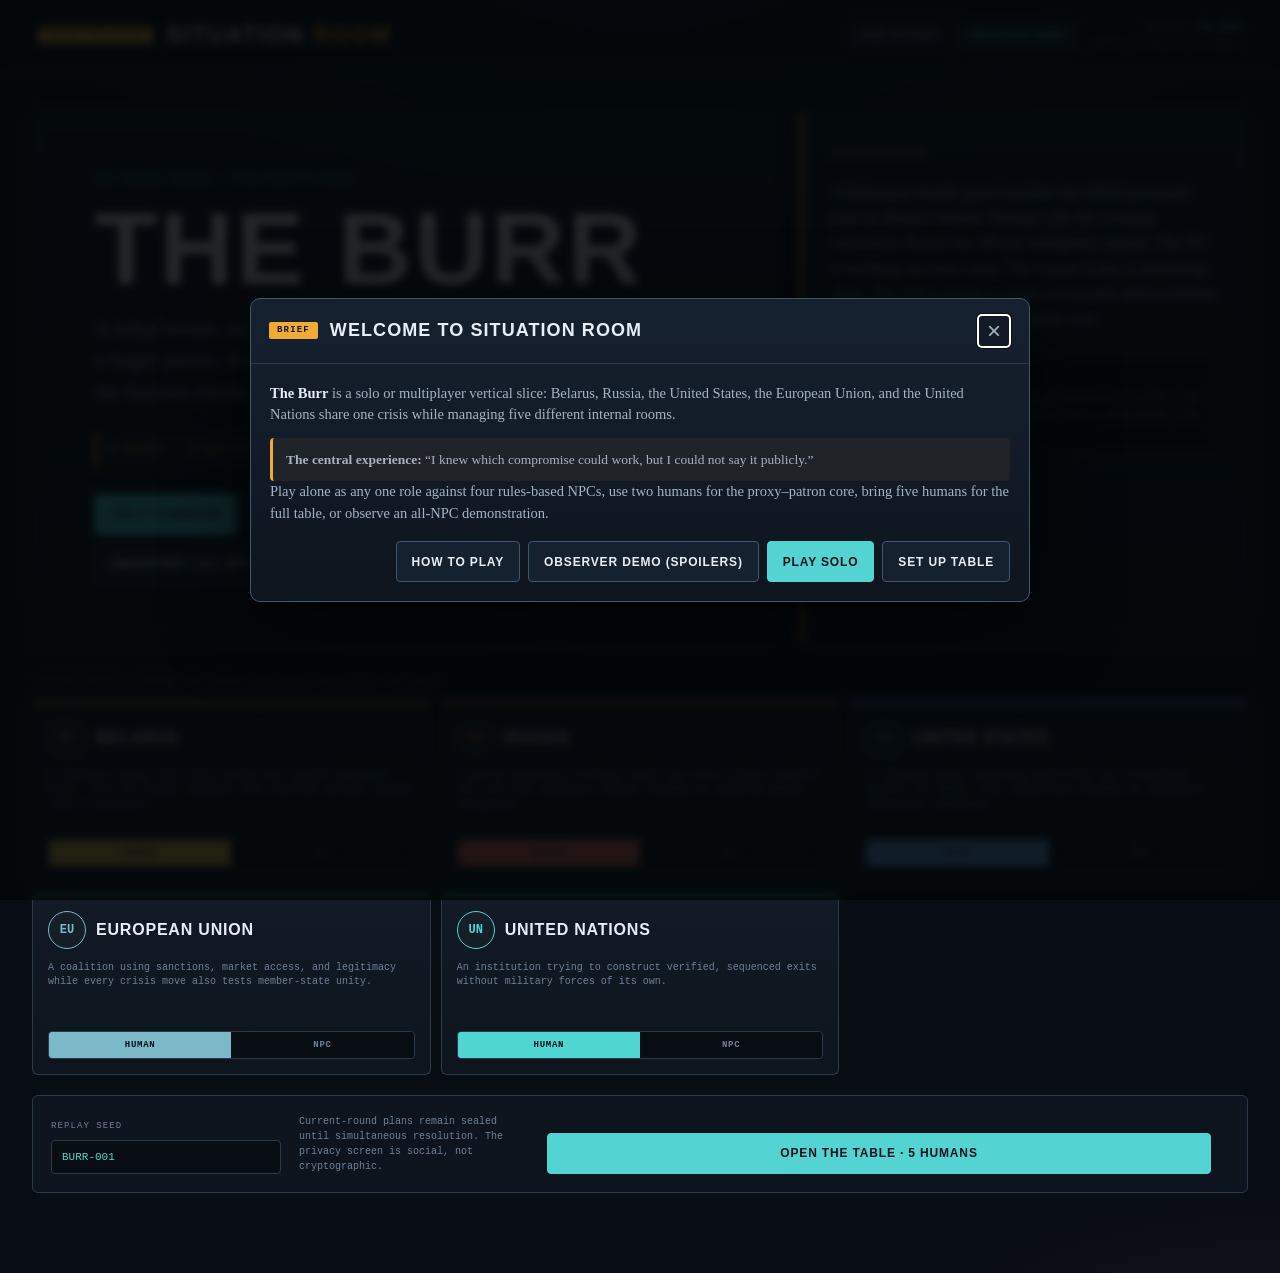
<file: situation-room-the-burr.html>
<!DOCTYPE html>
<html lang="en">
<head>
  <meta charset="UTF-8">
  <meta name="viewport" content="width=device-width, initial-scale=1.0">
  <meta name="description" content="Situation Room: The Burr — a five-role solo or pass-and-play crisis bargaining prototype.">
  <title>Situation Room — The Burr</title>
  <style>
:root{
  --bg:#080d13;
  --bg-2:#0d141d;
  --panel:#111a25;
  --panel-2:#162130;
  --panel-3:#1d2a3a;
  --line:#2a3a4d;
  --line-strong:#40566f;
  --ink:#e8eef5;
  --muted:#a5b4c5;
  --dim:#6e8197;
  --faint:#46586d;
  --amber:#f0aa35;
  --amber-dark:#8c6424;
  --cyan:#54d3d3;
  --cyan-dark:#2a7478;
  --red:#eb6049;
  --red-dark:#81382e;
  --green:#63bf82;
  --blue:#68a9e8;
  --shadow:0 24px 80px rgba(0,0,0,.62);
  --display:"Arial Narrow","Roboto Condensed","DIN Condensed",Arial,sans-serif;
  --body:Georgia,"Times New Roman",serif;
  --mono:ui-monospace,SFMono-Regular,Menlo,Monaco,Consolas,"Liberation Mono",monospace;
}

*{box-sizing:border-box;margin:0;padding:0}
html{background:var(--bg);color-scheme:dark;-webkit-text-size-adjust:100%}
body{
  min-height:100vh;
  overflow-x:hidden;
  color:var(--ink);
  font-family:var(--body);
  line-height:1.48;
  background:
    radial-gradient(1000px 520px at 50% -120px,rgba(35,75,106,.42),transparent 67%),
    radial-gradient(850px 500px at 100% 115%,rgba(60,34,55,.35),transparent 58%),
    var(--bg);
}
button,input,select{font:inherit}
button{color:inherit}
a{color:inherit}
[hidden]{display:none!important}
.mono{font-family:var(--mono)}
.scanlines{position:fixed;inset:0;z-index:1000;pointer-events:none;opacity:.35;background:repeating-linear-gradient(0deg,rgba(255,255,255,.012) 0 1px,transparent 1px 4px)}

.topbar{
  min-height:72px;
  display:flex;
  align-items:center;
  justify-content:space-between;
  gap:20px;
  padding:15px clamp(16px,3vw,42px);
  border-bottom:1px solid var(--line);
  background:rgba(8,13,19,.9);
  backdrop-filter:blur(12px);
  position:sticky;
  top:0;
  z-index:80;
}
.brand{display:flex;align-items:center;gap:13px;text-decoration:none;min-width:max-content}
.classification{
  display:inline-flex;align-items:center;justify-content:center;
  background:var(--amber);color:#111820;border-radius:2px;
  padding:3px 8px;font:700 9px/1.3 var(--mono);letter-spacing:.13em;text-transform:uppercase;
}
.brand-title{font:600 23px/1 var(--display);letter-spacing:.08em;text-transform:uppercase}
.brand-title b{color:var(--amber)}
.top-actions{display:flex;align-items:center;justify-content:flex-end;gap:9px;flex-wrap:wrap}
.status-box{font-size:9.5px;line-height:1.65;color:var(--dim);text-align:right;margin-left:8px}
.status-box b{color:var(--cyan);font-weight:600}

button{border:0}
.primary,.secondary,.micro,.close{
  cursor:pointer;transition:transform .16s ease,border-color .16s ease,background .16s ease,opacity .16s ease;
}
.primary,.secondary{
  min-height:41px;border-radius:4px;padding:10px 15px;
  font:600 12px/1 var(--display);letter-spacing:.07em;text-transform:uppercase;
}
.primary{background:var(--cyan);color:#091319;border:1px solid var(--cyan)}
.primary:hover:not(:disabled){transform:translateY(-1px);box-shadow:0 8px 25px rgba(84,211,211,.17)}
.secondary{background:var(--panel-2);border:1px solid var(--line-strong);color:var(--ink)}
.secondary:hover:not(:disabled){background:var(--panel-3);border-color:var(--muted);transform:translateY(-1px)}
button:disabled{opacity:.38;cursor:not-allowed;transform:none!important;box-shadow:none!important}
.micro{background:var(--panel);border:1px solid var(--line);border-radius:4px;padding:7px 9px;color:var(--muted);font:600 10px/1 var(--display);letter-spacing:.08em;text-transform:uppercase}
.micro:hover{border-color:var(--line-strong);color:var(--ink)}
.micro.accent{color:var(--cyan);border-color:var(--cyan-dark)}
.close{width:34px;height:34px;border:1px solid var(--line);border-radius:4px;background:var(--panel);color:var(--muted);font:24px/1 Arial}
.close:hover{border-color:var(--cyan-dark);color:var(--cyan)}

.shell{max-width:1500px;margin:0 auto;padding:clamp(20px,3vw,42px) clamp(14px,2.5vw,34px) 80px}
.setup-screen{animation:rise .45s ease-out}
@keyframes rise{from{opacity:0;transform:translateY(12px)}to{opacity:1;transform:none}}
.hero-grid{display:grid;grid-template-columns:minmax(0,1.25fr) minmax(320px,.75fr);gap:22px;margin-bottom:30px}
.hero-copy,.briefing-card,.panel,.crisis-brief{
  background:linear-gradient(180deg,rgba(19,29,41,.97),rgba(11,17,25,.98));
  border:1px solid var(--line);border-radius:8px;
}
.hero-copy{padding:clamp(26px,4.8vw,64px);position:relative;overflow:hidden}
.hero-copy::after{content:"";position:absolute;width:360px;height:360px;right:-155px;bottom:-180px;border:1px solid rgba(84,211,211,.18);border-radius:50%;box-shadow:0 0 0 38px rgba(84,211,211,.025),0 0 0 78px rgba(84,211,211,.018)}
.eyebrow,.kicker{font-size:9px;letter-spacing:.16em;color:var(--cyan);text-transform:uppercase}
.hero-copy h1{font:700 clamp(52px,8vw,104px)/.92 var(--display);letter-spacing:.025em;text-transform:uppercase;margin:16px 0 18px;position:relative;z-index:1}
.hero-copy>p{max-width:760px;color:var(--muted);font-size:clamp(16px,1.8vw,21px);line-height:1.48;position:relative;z-index:1}
.formula{display:inline-flex;margin-top:24px;padding:9px 12px;border-left:3px solid var(--amber);background:rgba(240,170,53,.06);color:var(--amber);font-size:11px;letter-spacing:.07em;position:relative;z-index:1}
.hero-actions{display:flex;gap:9px;flex-wrap:wrap;margin-top:28px;position:relative;z-index:1}
.briefing-card{padding:28px;position:relative;border-left:3px solid var(--amber)}
.card-tag{display:inline-block;color:var(--amber);font-size:9px;letter-spacing:.17em;margin-bottom:18px}
.briefing-card>p{color:var(--muted);font-size:16px;line-height:1.58}
.briefing-callout{margin-top:24px;padding:14px 15px;background:var(--bg);border:1px solid var(--line);border-radius:5px}
.briefing-callout b{display:block;font:600 13px var(--display);text-transform:uppercase;letter-spacing:.06em;color:var(--ink);margin-bottom:5px}
.briefing-callout span{display:block;color:var(--dim);font:10.5px/1.55 var(--mono)}
.section-label,.subhead{font-size:9px;letter-spacing:.15em;text-transform:uppercase;color:var(--dim)}
.section-label{margin:0 0 10px 4px}
.role-setup{display:grid;grid-template-columns:repeat(5,minmax(190px,1fr));gap:10px}
.setup-role{background:linear-gradient(180deg,var(--panel),var(--bg-2));border:1px solid var(--line);border-top:3px solid var(--role-accent);border-radius:6px;padding:15px;min-width:0}
.setup-role-top{display:flex;align-items:center;gap:10px}
.role-badge,.role-seal{width:38px;height:38px;display:flex;align-items:center;justify-content:center;border:1px solid var(--role-accent);border-radius:50%;color:var(--role-accent);background:rgba(255,255,255,.025);font:700 12px var(--mono)}
.setup-role h3{font:600 16px var(--display);letter-spacing:.05em;text-transform:uppercase}
.setup-role p{color:var(--dim);font:10px/1.45 var(--mono);margin:12px 0;min-height:58px}
.seat-toggle{display:flex;border:1px solid var(--line);border-radius:4px;overflow:hidden}
.seat-toggle button{flex:1;padding:8px 5px;background:var(--bg);color:var(--dim);font:600 9px var(--mono);letter-spacing:.08em;text-transform:uppercase;cursor:pointer}
.seat-toggle button.active{background:var(--role-accent);color:#081017}
.setup-footer{display:grid;grid-template-columns:230px 230px 1fr auto;gap:18px;align-items:end;margin-top:20px;padding:18px;border:1px solid var(--line);border-radius:6px;background:var(--bg-2)}
.seed-field,.solo-role-field{font-size:9px;letter-spacing:.12em;color:var(--dim)}
.seed-field input,.solo-role-field select{display:block;width:100%;margin-top:6px;border:1px solid var(--line);border-radius:4px;background:var(--bg);color:var(--cyan);padding:10px;font:11px var(--mono);outline:none}
.seed-field input:focus,.solo-role-field select:focus{border-color:var(--cyan-dark)}
.setup-note{color:var(--dim);font:10px/1.5 var(--mono)}
.launch{min-width:180px}

.game-screen{animation:rise .35s ease-out}
.crisis-brief{position:relative;padding:15px 18px 14px;border-left:3px solid var(--cyan);margin-bottom:14px}
.crisis-brief .tag{position:absolute;left:15px;top:-8px;background:var(--bg);padding:0 7px;font-size:8px;letter-spacing:.16em;color:var(--cyan)}
.crisis-brief p{color:var(--muted);font-size:14.5px}.crisis-brief b{color:var(--ink)}
.dashboard{display:grid;grid-template-columns:300px minmax(0,1fr) 330px;gap:14px;align-items:start}
.panel{overflow:hidden}
.panel-head{min-height:66px;display:flex;align-items:center;justify-content:space-between;gap:16px;padding:12px 15px;border-bottom:1px solid var(--line);background:var(--panel-2)}
.panel-head h2,.round-console h2{font:600 17px/1.1 var(--display);text-transform:uppercase;letter-spacing:.055em;margin-top:4px}
.head-note{font-size:8px;color:var(--faint);letter-spacing:.12em;text-align:right}
.metric{text-align:right}.metric>span{display:block;font:700 32px/1 var(--display);color:var(--amber)}.metric small{display:block;color:var(--dim);font:8px var(--mono);text-transform:uppercase;margin-top:4px;max-width:120px}
.ladder{display:flex;flex-direction:column-reverse;gap:3px;padding:13px}
.rung{position:relative;min-height:34px;display:flex;align-items:center;gap:8px;padding:6px 9px;border:1px solid var(--line);border-radius:3px;background:var(--bg-2)}
.rung .num{width:21px;color:var(--faint);font:9px var(--mono);text-align:center}
.rung .name{font:600 10.5px var(--display);text-transform:uppercase;letter-spacing:.045em;color:var(--dim)}
.rung.reached{background:linear-gradient(90deg,rgba(240,170,53,.09),var(--panel));border-color:var(--amber-dark)}
.rung.reached .name{color:var(--muted)}
.rung.current{border-color:var(--amber);box-shadow:0 0 0 1px var(--amber),0 0 22px rgba(240,170,53,.24)}
.rung.current .name{color:var(--amber)}
.rung.hot.reached{background:linear-gradient(90deg,rgba(235,96,73,.12),var(--panel));border-color:var(--red-dark)}
.rung.hot.current{border-color:var(--red);box-shadow:0 0 0 1px var(--red),0 0 22px rgba(235,96,73,.25)}
.rung.hot.current .name{color:var(--red)}
.rung .lock{margin-left:auto;color:var(--red);font:8px var(--mono);letter-spacing:.06em}
.rung.locked{border-style:dashed}.rung.locked::after{content:"";position:absolute;inset:0;pointer-events:none;background:repeating-linear-gradient(45deg,transparent 0 6px,rgba(235,96,73,.045) 6px 8px)}
.ladder-note{padding:0 14px 14px;color:var(--faint);font-size:8.5px;line-height:1.45}
.public-roles{display:grid;grid-template-columns:repeat(5,minmax(145px,1fr));gap:1px;background:var(--line)}
.public-role{min-height:240px;background:var(--bg-2);padding:14px;display:flex;flex-direction:column;border-top:3px solid var(--role-accent)}
.public-role-top{display:flex;align-items:center;gap:8px}.public-role .role-badge{width:32px;height:32px;font-size:10px}
.public-role h3{font:600 13px var(--display);letter-spacing:.05em;text-transform:uppercase}
.public-role .seat{margin-left:auto;color:var(--faint);font:8px var(--mono);text-transform:uppercase}
.stability{display:inline-flex;align-items:center;gap:5px;margin-top:13px;color:var(--dim);font:8px var(--mono);text-transform:uppercase;letter-spacing:.08em}
.stability i{width:7px;height:7px;border-radius:50%;background:var(--green)}
.stability.strained i{background:var(--amber)}.stability.critical i,.stability.collapsed i{background:var(--red)}
.posture{margin-top:14px;padding:10px;background:var(--bg);border:1px solid var(--line);border-radius:4px;min-height:72px}
.posture .label{color:var(--faint);font:8px var(--mono);letter-spacing:.1em;text-transform:uppercase}
.posture .issue{font:600 11px var(--display);text-transform:uppercase;margin-top:4px}
.posture .tier{display:inline-flex;margin-top:6px;border:1px solid var(--line-strong);border-radius:10px;padding:2px 7px;color:var(--muted);font:700 8px var(--mono)}
.posture .tier.t3{color:var(--red);border-color:var(--red-dark)}.posture .tier.t2{color:var(--amber);border-color:var(--amber-dark)}.posture .tier.t1{color:var(--blue)}
.visible-action{margin-top:auto;padding-top:13px;color:var(--dim);font:9px/1.45 var(--mono)}
.visible-action b{display:block;color:var(--muted);font-weight:500;margin-bottom:3px}
.public-stat{display:flex;justify-content:space-between;margin-top:8px;color:var(--faint);font:8px var(--mono)}.public-stat b{color:var(--muted)}
.structure-panel{padding-bottom:13px}.track-block{padding:14px 15px 3px}.track-label{display:flex;justify-content:space-between;gap:10px;color:var(--dim);font-size:8.5px;text-transform:uppercase;letter-spacing:.08em}.track-label b{color:var(--muted)}
.bar{height:7px;border-radius:10px;background:var(--bg);border:1px solid var(--line);overflow:hidden;margin-top:7px}.bar i{display:block;height:100%;width:25%;background:linear-gradient(90deg,var(--amber),var(--red));transition:width .35s}.bar.entangle i{background:linear-gradient(90deg,var(--cyan-dark),var(--red))}
.structure-panel .subhead{margin:17px 15px 7px}
.public-clocks{display:grid;grid-template-columns:1fr 1fr;gap:7px;padding:0 15px}
.clock-card{padding:9px;background:var(--bg);border:1px solid var(--line);border-radius:4px}.clock-card .name{color:var(--muted);font:8.5px/1.35 var(--mono)}.clock-pips{display:flex;gap:3px;margin-top:7px}.clock-pips i{width:16px;height:5px;border-radius:2px;background:var(--line)}.clock-pips i.on{background:var(--cyan)}.clock-card.expiring .clock-pips i.on{background:var(--amber)}.clock-card.dead .name{color:var(--red)}
.ledger{margin:0 15px;border:1px solid var(--line);border-radius:4px;max-height:190px;overflow:auto}.ledger-item{padding:8px 9px;border-bottom:1px solid rgba(42,58,77,.6);color:var(--dim);font:8.5px/1.45 var(--mono)}.ledger-item:last-child{border-bottom:0}.ledger-item b{color:var(--cyan);font-weight:600}

.round-console{display:flex;align-items:center;justify-content:space-between;gap:24px;margin-top:14px;padding:17px 18px;border-left:3px solid var(--amber)}
.round-copy p{color:var(--dim);font-size:13px;max-width:900px;margin-top:5px}.round-actions{display:flex;align-items:center;justify-content:flex-end;gap:9px;flex-wrap:wrap;min-width:max-content}.timer{color:var(--amber);font-size:16px;padding:0 5px}
.log-panel{margin-top:14px}.public-log{max-height:360px;overflow:auto}.log-line{display:grid;grid-template-columns:45px 74px 1fr;gap:8px;padding:8px 14px;border-bottom:1px solid rgba(42,58,77,.55);font:10.5px/1.5 var(--mono);color:var(--dim)}.log-line .round{color:var(--faint)}.log-line .type{text-transform:uppercase;letter-spacing:.07em;color:var(--muted)}.log-line.escalation{color:#efb065}.log-line.deescalation,.log-line.deal{color:var(--cyan)}.log-line.leak,.log-line.warning,.log-line.damage{color:#f19d8e}.log-line.room{color:var(--amber)}

.privacy-layer{position:fixed;inset:0;z-index:300;background:rgba(4,7,10,.97);padding:18px;overflow:auto;display:flex;align-items:center;justify-content:center}
.handoff-card{width:min(540px,100%);text-align:center;background:linear-gradient(180deg,var(--panel-2),var(--bg-2));border:1px solid var(--line-strong);border-radius:10px;padding:34px;box-shadow:var(--shadow)}
.handoff-card .role-seal{width:82px;height:82px;margin:24px auto 18px;font-size:22px;--role-accent:var(--cyan)}
.handoff-card h2{font:600 26px var(--display);letter-spacing:.055em;text-transform:uppercase}.handoff-card p{color:var(--dim);font-size:14px;max-width:410px;margin:10px auto 23px}.handoff-card .primary{width:100%}
.room-card{width:min(1280px,100%);margin:auto;background:linear-gradient(180deg,var(--panel),var(--bg-2));border:1px solid var(--line-strong);border-radius:10px;box-shadow:var(--shadow);overflow:hidden}
.room-head{display:flex;align-items:flex-start;justify-content:space-between;gap:20px;padding:20px 22px;border-bottom:1px solid var(--line);background:var(--panel-2);border-top:4px solid var(--role-accent)}
.room-head h2{font:600 28px var(--display);text-transform:uppercase;letter-spacing:.06em;margin:4px 0}.room-head p{max-width:870px;color:var(--muted);font-size:14px}.room-round{font-size:9px;color:var(--cyan);white-space:nowrap}
.room-grid{display:grid;grid-template-columns:1fr 1fr;gap:1px;background:var(--line)}
.room-section{background:var(--bg-2);padding:18px 20px;min-width:0}.room-section h3{font:600 15px var(--display);text-transform:uppercase;letter-spacing:.06em;margin-bottom:6px}.section-help{color:var(--dim);font:9.5px/1.5 var(--mono);margin-bottom:12px}.private-tracks{display:grid;grid-template-columns:repeat(4,1fr);gap:7px;margin-bottom:16px}.private-track{background:var(--bg);border:1px solid var(--line);border-radius:4px;padding:9px}.private-track .key{color:var(--faint);font:8px var(--mono);text-transform:uppercase;letter-spacing:.08em}.private-track .value{font:600 22px var(--display);color:var(--amber);margin-top:3px}.private-track small{color:var(--dim);font:8px var(--mono)}
.room-section .subhead{margin:15px 0 7px}.stake-table,.asset-table{border:1px solid var(--line);border-radius:4px;overflow:hidden}.stake-row,.asset-row{display:grid;grid-template-columns:1.3fr .7fr 1fr;gap:1px;background:var(--line)}.stake-row>div,.asset-row>div{background:var(--bg);padding:8px 9px;font:9px/1.4 var(--mono);color:var(--dim)}.stake-row.head>div,.asset-row.head>div{background:var(--panel-2);color:var(--faint);font-size:8px;text-transform:uppercase;letter-spacing:.08em}.stake-row .stake-name,.asset-row .asset-name{color:var(--muted)}.temp-chip{display:inline-flex;border:1px solid var(--line-strong);border-radius:10px;padding:2px 7px;font:700 8px var(--mono)}.temp-chip.t3{color:var(--red);border-color:var(--red-dark)}.temp-chip.t2{color:var(--amber);border-color:var(--amber-dark)}.temp-chip.t1{color:var(--blue)}
.asset-row{grid-template-columns:1.1fr .65fr 1.35fr}.asset-row .clock-pips{margin:2px 0 0}.asset-row .desc{font-size:8px;color:var(--faint)}
.choice-grid{display:grid;grid-template-columns:1fr 1fr;gap:8px}.faction-grid{grid-template-columns:repeat(3,1fr)}
.choice-card{position:relative;text-align:left;background:var(--bg);border:1px solid var(--line);border-radius:5px;padding:12px;cursor:pointer;min-height:112px;transition:background .15s,border-color .15s,transform .15s}.choice-card:hover:not(.disabled){background:var(--panel);border-color:var(--line-strong);transform:translateY(-1px)}.choice-card.selected{border-color:var(--cyan);box-shadow:0 0 0 1px var(--cyan),0 0 18px rgba(84,211,211,.12)}.choice-card.disabled{opacity:.38;cursor:not-allowed}.choice-card .choice-title{display:block;color:var(--ink);font:600 12px/1.25 var(--display);text-transform:uppercase;letter-spacing:.05em;padding-right:18px}.choice-card .choice-desc{display:block;color:var(--dim);font:9px/1.45 var(--mono);margin-top:7px}.choice-card .choice-meta{display:flex;gap:5px;flex-wrap:wrap;margin-top:9px}.meta-chip{border:1px solid var(--line);border-radius:9px;padding:2px 6px;color:var(--faint);font:700 7px var(--mono);text-transform:uppercase}.meta-chip.hawk{color:#e88a75}.meta-chip.statesman{color:var(--cyan)}.meta-chip.survival{color:var(--amber)}.meta-chip.cost{color:var(--red)}
.faction-pressure{display:flex;gap:3px;margin-top:9px}.faction-pressure i{height:4px;flex:1;background:var(--line);border-radius:2px}.faction-pressure i.on{background:var(--amber)}.faction-pressure i.max{background:var(--red)}
.target-wrap{display:block;margin-top:10px;color:var(--dim);font-size:8px;letter-spacing:.12em}.target-wrap select{display:block;width:100%;margin-top:6px;background:var(--bg);border:1px solid var(--line);border-radius:4px;color:var(--cyan);padding:9px;font:10px var(--mono)}
.inbox-section{grid-column:1/3}.inbox{border:1px solid var(--line);border-radius:4px;max-height:170px;overflow:auto}.inbox-empty,.inbox-item{padding:8px 10px;color:var(--dim);font:9px/1.5 var(--mono);border-bottom:1px solid rgba(42,58,77,.55)}.inbox-item:last-child,.inbox-empty:last-child{border-bottom:0}.inbox-item b{color:var(--cyan);font-weight:600}.inbox-item.internal{color:var(--amber)}
.room-footer{display:flex;align-items:center;justify-content:flex-end;gap:9px;padding:14px 20px;border-top:1px solid var(--line);background:var(--panel-2)}.room-error{margin-right:auto;color:#f1a091;font:9px/1.45 var(--mono);max-width:600px}

.modal-layer{position:fixed;inset:0;z-index:400;background:rgba(3,6,9,.86);backdrop-filter:blur(4px);padding:18px;display:flex;align-items:center;justify-content:center}.modal{width:min(780px,100%);max-height:90vh;overflow:auto;background:linear-gradient(180deg,var(--panel-2),var(--bg-2));border:1px solid var(--line-strong);border-radius:10px;box-shadow:var(--shadow)}.modal-head{display:flex;align-items:center;gap:12px;padding:15px 18px;border-bottom:1px solid var(--line)}.modal-head h2{font:600 18px var(--display);text-transform:uppercase;letter-spacing:.06em;flex:1}.modal-body{padding:19px}.modal-body p{color:var(--muted);font-size:14.5px;margin-bottom:12px}.modal-body p b{color:var(--ink)}.modal-body h3{font:600 15px var(--display);text-transform:uppercase;letter-spacing:.05em;margin:18px 0 7px}.modal-body ul{margin:7px 0 14px 20px;color:var(--muted)}.modal-body li{margin:5px 0}.how-grid{display:grid;grid-template-columns:1fr 1fr;gap:8px;margin:12px 0}.how-card{padding:11px;border:1px solid var(--line);border-radius:5px;background:var(--bg)}.how-card b{display:block;color:var(--cyan);font:600 11px var(--display);text-transform:uppercase;letter-spacing:.05em;margin-bottom:4px}.how-card span{color:var(--dim);font:9px/1.5 var(--mono)}.worked{border-left:3px solid var(--amber);background:rgba(240,170,53,.06);padding:12px 13px;border-radius:4px;color:var(--muted);font-size:13.5px}.modal-actions{display:flex;justify-content:flex-end;gap:8px;flex-wrap:wrap;margin-top:17px}.resolution-grid{display:grid;grid-template-columns:repeat(3,1fr);gap:8px;margin:12px 0}.resolution-stat{padding:12px;background:var(--bg);border:1px solid var(--line);border-radius:4px;text-align:center}.resolution-stat .num{display:block;font:700 30px var(--display);color:var(--amber)}.resolution-stat .lbl{display:block;color:var(--dim);font:8px var(--mono);text-transform:uppercase;letter-spacing:.08em}.score-table{display:grid;grid-template-columns:1.1fr repeat(4,.75fr);gap:1px;background:var(--line);border:1px solid var(--line);border-radius:5px;overflow:hidden}.score-table>div{background:var(--bg);padding:8px 9px;font:9px var(--mono);color:var(--dim)}.score-table .head{background:var(--panel-2);font-size:8px;text-transform:uppercase;letter-spacing:.07em;color:var(--faint)}.score-table .role{color:var(--ink)}.world-score{text-align:center;padding:16px}.world-score .num{font:700 58px/1 var(--display);color:var(--cyan)}.world-score .lbl{color:var(--dim);font:8px var(--mono);text-transform:uppercase;letter-spacing:.12em;margin-top:5px}.reveal-list{border:1px solid var(--line);border-radius:5px;overflow:hidden}.reveal-role{padding:11px;border-bottom:1px solid var(--line)}.reveal-role:last-child{border-bottom:0}.reveal-role h4{font:600 12px var(--display);text-transform:uppercase;letter-spacing:.05em;margin-bottom:6px}.reveal-role .stake-summary{color:var(--dim);font:8.5px/1.55 var(--mono)}

.tour-layer{position:fixed;inset:0;z-index:450;pointer-events:none}.tour-card{position:fixed;left:50%;bottom:18px;transform:translateX(-50%);pointer-events:auto;width:min(680px,calc(100vw - 24px));padding:16px 18px;background:linear-gradient(180deg,var(--panel-2),var(--bg-2));border:1px solid var(--cyan-dark);border-left:4px solid var(--cyan);border-radius:8px;box-shadow:var(--shadow)}.tour-meta{display:flex;align-items:center;gap:10px;color:var(--cyan);font-size:8px;letter-spacing:.13em}.tour-meta b{margin-left:auto;color:var(--dim)}.tour-meta .close{width:29px;height:29px;font-size:19px}.tour-card h2{font:600 18px var(--display);text-transform:uppercase;letter-spacing:.055em;margin:8px 0 5px}.tour-card p{color:var(--muted);font-size:14px}.tour-actions{display:flex;justify-content:flex-end;gap:8px;margin-top:12px}.tour-focus{position:relative!important;z-index:440!important;outline:3px solid var(--cyan)!important;outline-offset:4px!important;box-shadow:0 0 0 10px rgba(84,211,211,.11),0 0 35px rgba(84,211,211,.3)!important}

@media(max-width:1280px){
  .dashboard{grid-template-columns:280px 1fr}.structure-panel{grid-column:1/3}.public-clocks{grid-template-columns:repeat(4,1fr)}
  .public-roles{grid-template-columns:repeat(5,minmax(130px,1fr))}
  .role-setup{grid-template-columns:repeat(3,1fr)}
}
@media(max-width:900px){
  .topbar{position:relative}.status-box{display:none}
  .hero-grid{grid-template-columns:1fr}.role-setup{grid-template-columns:1fr 1fr}.setup-footer{grid-template-columns:1fr}.launch{width:100%}
  .dashboard{grid-template-columns:1fr}.structure-panel{grid-column:auto}.actors-panel{order:-1}.public-roles{grid-template-columns:1fr 1fr}.public-role{min-height:210px}.ladder{display:grid;grid-template-columns:repeat(11,1fr);gap:3px;overflow:auto}.rung{min-width:66px;min-height:90px;flex-direction:column-reverse;align-items:flex-start;justify-content:flex-start}.rung .num{width:auto}.rung .lock{margin:0;writing-mode:vertical-rl}.round-console{align-items:flex-start;flex-direction:column}.round-actions{width:100%;justify-content:flex-start}
  .room-grid{grid-template-columns:1fr}.inbox-section{grid-column:auto}.faction-grid{grid-template-columns:1fr}.choice-grid{grid-template-columns:1fr 1fr}
}
@media(max-width:620px){
  .topbar{align-items:flex-start;padding:13px 14px}.brand{align-items:flex-start;flex-direction:column;gap:7px}.brand-title{font-size:19px}.top-actions{gap:6px}.micro{padding:7px;font-size:8px}
  .shell{padding:16px 10px 60px}.hero-copy,.briefing-card{padding:22px}.hero-copy h1{font-size:55px}.hero-actions>*{width:100%}.role-setup{grid-template-columns:1fr}.setup-role p{min-height:auto}.setup-footer{padding:13px}
  .public-roles{grid-template-columns:1fr}.public-role{min-height:auto}.public-clocks{grid-template-columns:1fr 1fr}.panel-head{min-height:60px}.round-actions{min-width:0}.round-actions>*{width:100%}.timer{text-align:center}
  .log-line{grid-template-columns:38px 60px 1fr;padding:7px 9px;font-size:8.5px}
  .privacy-layer{padding:7px;align-items:flex-start}.handoff-card{margin:auto;padding:25px 18px}.room-head{flex-direction:column;padding:16px}.room-section{padding:15px}.private-tracks{grid-template-columns:1fr 1fr}.choice-grid{grid-template-columns:1fr}.room-footer{position:sticky;bottom:0;flex-wrap:wrap;padding:10px}.room-error{width:100%;order:-1}.room-footer button{flex:1}.stake-row,.asset-row{grid-template-columns:1fr}.stake-row.head,.asset-row.head{display:none}.stake-row>div,.asset-row>div{padding:7px}.stake-row>div::before,.asset-row>div::before{display:block;color:var(--faint);font:7px var(--mono);text-transform:uppercase;letter-spacing:.08em;margin-bottom:2px}.stake-row>div:nth-child(1)::before{content:"Issue"}.stake-row>div:nth-child(2)::before{content:"True temperature"}.stake-row>div:nth-child(3)::before{content:"Sacrifice ceiling"}.asset-row>div:nth-child(1)::before{content:"Asset"}.asset-row>div:nth-child(2)::before{content:"Clock"}.asset-row>div:nth-child(3)::before{content:"Meaning"}
  .how-grid,.resolution-grid{grid-template-columns:1fr}.score-table{grid-template-columns:1fr 1fr}.score-table .head:nth-child(n+3){display:none}.tour-card{bottom:7px}.tour-card p{font-size:12.5px}.tour-focus{outline-offset:2px!important}
}
@media(prefers-reduced-motion:reduce){*{animation:none!important;transition:none!important;scroll-behavior:auto!important}.scanlines{display:none}}

</style>
</head>
<body>
  <div class="scanlines" aria-hidden="true"></div>
  <header class="topbar">
    <a class="brand" href="index.html" aria-label="Situation Room home">
      <span class="classification">TABLE PROTOTYPE</span>
      <span class="brand-title">Situation <b>Room</b></span>
    </a>
    <div class="top-actions">
      <button class="micro" id="btnHow" type="button">How to Play</button>
      <button class="micro accent" id="btnShowMe" type="button">Observer Demo</button>
      <div class="status-box mono">
        SCENARIO <b>THE BURR</b><br>
        <span id="topStatus">SETUP · 5 ROLES · 6 ROUNDS</span>
      </div>
    </div>
  </header>

  <main class="shell">
    <section id="setupScreen" class="setup-screen">
      <div class="hero-grid">
        <div class="hero-copy">
          <div class="eyebrow mono">ONE SHARED CRISIS · FIVE PRIVATE ROOMS</div>
          <h1>The Burr</h1>
          <p>A lethal border incident lets a small proxy manufacture commitment from a larger patron. Every government must manage the world outside and the factions inside its own situation room.</p>
          <div class="formula mono">1 ladder · 2 actions · 3 factions · 4 assets · 6 rounds</div>
          <div class="hero-actions">
            <button class="primary" id="presetSolo" type="button">Solo command</button>
            <button class="secondary" id="presetFive" type="button">Five-player table</button>
            <button class="secondary" id="presetTwo" type="button">Two-player quick start</button>
            <button class="secondary" id="presetObserver" type="button">Observer / all NPCs</button>
          </div>
        </div>
        <aside class="briefing-card">
          <span class="card-tag mono">SCENARIO BRIEF</span>
          <p>A Belarusian border patrol incident has killed personnel near an alliance frontier. Belarus calls the crossing existential. Russia has offered ambiguous support. The EU is building sanctions unity. The United States is reassuring allies. The UN is trying to create a reversible interval before public commitments weld the ladder shut.</p>
          <div class="briefing-callout">
            <b>The design test</b>
            <span>Can Belarus entrap Russia through incentives rather than scripted events—and can the table find a settlement that everyone can survive publicly?</span>
          </div>
        </aside>
      </div>

      <div class="section-label mono">Assign seats — choose one human for solo; NPCs fill the rest</div>
      <div id="roleSetup" class="role-setup"></div>

      <div class="setup-footer">
        <label class="seed-field mono">REPLAY SEED
          <input id="seedInput" type="text" value="BURR-001" maxlength="32" autocomplete="off">
        </label>
        <label class="solo-role-field mono" id="soloRoleField" hidden>YOUR SOLO ROLE
          <select id="soloRoleSelect" aria-label="Choose your solo role"></select>
        </label>
        <div class="setup-note" id="setupNote">Current-round plans remain sealed until simultaneous resolution. The privacy screen is social, not cryptographic.</div>
        <button class="primary launch" id="btnStart" type="button">Open the table</button>
      </div>
    </section>

    <section id="gameScreen" class="game-screen" hidden>
      <div class="crisis-brief">
        <span class="tag mono">PUBLIC BOARD</span>
        <p id="crisisBriefText"><b>Table talk is open.</b> Public actions appear here after resolution. Private actions are visible only in the sending and receiving situation rooms unless they leak.</p>
      </div>

      <div class="dashboard">
        <section class="panel ladder-panel" id="ladderPanel">
          <div class="panel-head">
            <div><span class="kicker mono">SHARED RATCHET</span><h2>Escalation ladder</h2></div>
            <div class="metric"><span id="rungValue">3</span><small id="rungName">Border confrontation</small></div>
          </div>
          <div class="ladder" id="ladder"></div>
          <div class="ladder-note mono">Rungs above 5 weld behind a climb. A verified or face-saving package is needed to reopen them.</div>
        </section>

        <section class="panel actors-panel" id="actorsPanel">
          <div class="panel-head">
            <div><span class="kicker mono">PUBLIC POSTURES</span><h2>Actors at the table</h2></div>
            <span class="head-note mono">PRIVATE TRACKS HIDDEN</span>
          </div>
          <div id="publicRoles" class="public-roles"></div>
        </section>

        <section class="panel structure-panel" id="structurePanel">
          <div class="panel-head">
            <div><span class="kicker mono">STRUCTURAL PRESSURE</span><h2>Clocks and commitments</h2></div>
          </div>
          <div class="track-block">
            <div class="track-label mono"><span>Media heat</span><b id="mediaValue">2 / 8</b></div>
            <div class="bar"><i id="mediaBar"></i></div>
          </div>
          <div class="track-block">
            <div class="track-label mono"><span>Russia ↔ Belarus entanglement</span><b id="entanglementValue">2 / 5</b></div>
            <div class="bar entangle"><i id="entanglementBar"></i></div>
          </div>
          <div class="subhead mono">SELL-BY-DATE ASSETS</div>
          <div id="publicClocks" class="public-clocks"></div>
          <div class="subhead mono">PUBLIC COMMITMENT LEDGER</div>
          <div id="commitmentLedger" class="ledger"></div>
        </section>
      </div>

      <section class="round-console panel" id="roundConsole">
        <div class="round-copy">
          <span class="kicker mono">ROUND CONTROL</span>
          <h2 id="roundHeadline">Round 1 — negotiation window</h2>
          <p id="roundInstruction">Discuss openly. When ready, begin sealed planning. Each human player will receive the device in turn; NPC plans are generated but remain hidden.</p>
        </div>
        <div class="round-actions">
          <button class="secondary" id="btnTimer" type="button">Start 2:00 table timer</button>
          <span class="timer mono" id="timerDisplay" hidden>02:00</span>
          <button class="primary" id="btnPlan" type="button">Begin sealed planning</button>
        </div>
      </section>

      <section class="panel log-panel" id="logPanel">
        <div class="panel-head">
          <div><span class="kicker mono">AUDIT TRAIL</span><h2>Public situation log</h2></div>
          <button class="micro" id="btnExport" type="button">Export replay</button>
        </div>
        <div id="publicLog" class="public-log"></div>
      </section>
    </section>
  </main>

  <div id="privacyLayer" class="privacy-layer" hidden>
    <div id="handoffCard" class="handoff-card">
      <span class="classification">PRIVATE HANDOFF</span>
      <div class="role-seal" id="handoffSeal">BY</div>
      <h2 id="handoffTitle">Pass the device to Belarus</h2>
      <p id="handoffText">Other players should look away. Current-round choices are simultaneous and will not be revealed until resolution.</p>
      <button class="primary" id="btnEnterRoom" type="button">Enter private room</button>
    </div>

    <div id="roomCard" class="room-card" hidden>
      <header class="room-head">
        <div>
          <span class="kicker mono">PRIVATE SITUATION ROOM</span>
          <h2 id="roomTitle">Belarus</h2>
          <p id="roomBrief"></p>
        </div>
        <div class="room-round mono" id="roomRound">ROUND 1 / 6</div>
      </header>
      <div class="room-grid">
        <section class="room-section" id="privateStateSection">
          <h3>Private state</h3>
          <div id="privateTracks" class="private-tracks"></div>
          <div class="subhead mono">TRUE STAKES · ONLY YOU SEE THIS</div>
          <div id="stakeTable" class="stake-table"></div>
          <div class="subhead mono">ASSET CLOCKS</div>
          <div id="assetTable" class="asset-table"></div>
        </section>

        <section class="room-section" id="factionSection">
          <h3>1 · Whose advice do you privilege?</h3>
          <p class="section-help">Following one faction relieves it. Ignored factions may accumulate pressure and eventually act without you.</p>
          <div id="factionChoices" class="choice-grid faction-grid"></div>
        </section>

        <section class="room-section" id="publicActionSection">
          <h3>2 · Public action</h3>
          <p class="section-help">Visible to everyone after simultaneous resolution. Public claims consume wiggle room and can become hollow if they expire unbacked.</p>
          <div id="publicChoices" class="choice-grid"></div>
        </section>

        <section class="room-section" id="privateActionSection">
          <h3>3 · Private action</h3>
          <p class="section-help">Visible only to participants unless it leaks. Matching private intentions can form a deal in the same round.</p>
          <div id="privateChoices" class="choice-grid"></div>
          <label id="targetWrap" class="target-wrap mono" hidden>PRIVATE TARGET
            <select id="targetSelect"></select>
          </label>
        </section>

        <section class="room-section inbox-section">
          <h3>Backchannel inbox</h3>
          <div id="privateInbox" class="inbox"></div>
        </section>
      </div>
      <div class="room-footer">
        <div id="roomError" class="room-error" role="alert"></div>
        <button class="secondary" id="btnLeaveRoom" type="button">Return to handoff</button>
        <button class="primary" id="btnSealPlan" type="button">Seal this plan</button>
      </div>
    </div>
  </div>

  <div id="modalLayer" class="modal-layer" hidden>
    <div class="modal" role="dialog" aria-modal="true" aria-labelledby="modalTitle">
      <header class="modal-head">
        <span class="classification">BRIEF</span>
        <h2 id="modalTitle">—</h2>
        <button class="close" id="modalClose" type="button" aria-label="Close dialog">×</button>
      </header>
      <div id="modalBody" class="modal-body"></div>
    </div>
  </div>

  <div id="tourLayer" class="tour-layer" hidden>
    <div class="tour-card" role="dialog" aria-labelledby="tourTitle">
      <div class="tour-meta">
        <span class="mono">OBSERVER WALKTHROUGH</span>
        <b id="tourCount" class="mono">1 / 6</b>
        <button class="close" id="tourClose" type="button" aria-label="End walkthrough">×</button>
      </div>
      <h2 id="tourTitle">—</h2>
      <p id="tourText"></p>
      <div class="tour-actions">
        <button class="secondary" id="tourBack" type="button">Back</button>
        <button class="primary" id="tourNext" type="button">Next</button>
      </div>
    </div>
  </div>

  <script>
(function (root, factory) {
  const api = factory();
  if (typeof module === 'object' && module.exports) module.exports = api;
  else root.SituationRoomEngine = api;
})(typeof globalThis !== 'undefined' ? globalThis : this, function () {
  'use strict';

  const VERSION = '0.2.0';
  const NPC_POLICY_VERSION = 'burr-rules-v1';
  const TEMP = Object.freeze({ NEGOTIABLE: 1, VITAL: 2, EXISTENTIAL: 3 });
  const TEMP_NAME = Object.freeze({ 1: 'NEGOTIABLE', 2: 'VITAL', 3: 'EXISTENTIAL' });
  const ISSUE = Object.freeze({
    BORDER: 'BORDER',
    GUARANTEE: 'GUARANTEE',
    REGIME: 'REGIME',
    WORLD: 'WORLD',
    UNION: 'UNION',
  });
  const ISSUE_NAME = Object.freeze({
    BORDER: 'Border status',
    GUARANTEE: 'Patron / alliance guarantees',
    REGIME: 'Leadership survival',
    WORLD: 'Avoiding general war',
    UNION: 'Coalition / institutional cohesion',
  });
  const LADDER_NAMES = Object.freeze([
    'normal relations',
    'diplomatic protest',
    'sanctions warning',
    'border confrontation',
    'proxy clash',
    'limited mobilisation',
    'direct strikes',
    'conventional conflict',
    'alliance war',
    'nuclear signalling',
    'nuclear use',
  ]);
  const ROLE_ORDER = Object.freeze(['BELARUS', 'RUSSIA', 'US', 'EU', 'UN']);
  const MAX_RUNG = 10;
  const LOCK_THRESHOLD = 5;

  const ROLE_DEFS = Object.freeze({
    BELARUS: {
      id: 'BELARUS', name: 'Belarus', short: 'BY', regimeType: 'authoritarian', accent: '#d7b548',
      publicBrief: 'A catalytic proxy with local access and limited aggregate power. Turn the border incident into leverage without losing room to manoeuvre.',
      brief: 'You are the catalytic proxy: weak in aggregate power, strong in the ability to manufacture patron commitment. Your real priority is regime survival, not the crossing itself.',
      factions: {
        hawk: { name: 'Security Hardliners', recommendation: 'Create facts before outsiders can coordinate.' },
        statesman: { name: 'Presidential Diplomats', recommendation: 'Trade the crossing for a guarantee that actually protects the regime.' },
        survival: { name: 'Regime Inner Circle', recommendation: 'Keep Moscow committed and prevent elite abandonment.' },
      },
      stakes: { BORDER: TEMP.NEGOTIABLE, GUARANTEE: TEMP.VITAL, REGIME: TEMP.EXISTENTIAL },
      sacrifice: { leadership: 5, welfare: 4, credibility: 3 },
      start: { leadership: 8, welfare: 8, credibility: 4, wiggle: 3 },
      assets: {
        DENIABILITY: { label: 'Incident deniability', max: 3, clock: 3, desc: 'Each use and each round of scrutiny erodes plausible deniability.' },
        ACCESS: { label: 'Geographic access', max: 3, clock: 3, desc: 'Local access lets you create incidents faster than larger powers can deliberate.' },
        NARRATIVE: { label: 'Emergency narrative', max: 2, clock: 2, desc: 'Controls the first interpretation of a border event.' },
        SECURITY: { label: 'Security apparatus', max: 3, clock: 3, desc: 'Buffers public dissent but cannot eliminate elite defection.' },
      },
    },
    RUSSIA: {
      id: 'RUSSIA', name: 'Russia', short: 'RU', regimeType: 'authoritarian', accent: '#e06a58',
      publicBrief: 'A patron balancing strategic depth and proxy control against the risk that ambiguous support becomes an unwanted public obligation.',
      brief: 'You are the patron. Belarus can entrap you by converting vague support into public obligation. You need strategic depth and credible guarantees without being dragged into an alliance war.',
      factions: {
        hawk: { name: 'Security Council Hawks', recommendation: 'Back the proxy visibly or every other guarantee weakens.' },
        statesman: { name: 'Foreign Ministry', recommendation: 'Make support conditional and exchange demobilisation for reciprocal restraint.' },
        survival: { name: 'Kremlin Survival Bloc', recommendation: 'Avoid humiliation, sanctions shock, and elite blame.' },
      },
      stakes: { BORDER: TEMP.VITAL, GUARANTEE: TEMP.VITAL, REGIME: TEMP.EXISTENTIAL },
      sacrifice: { leadership: 5, welfare: 5, credibility: 4 },
      start: { leadership: 8, welfare: 9, credibility: 5, wiggle: 3 },
      assets: {
        MOBILIZATION: { label: 'Local mobilisation lead', max: 3, clock: 3, desc: 'A temporary timing advantage; it decays as opponents reinforce.' },
        VETO: { label: 'Security Council veto', max: 2, clock: 2, desc: 'Blocks formal action but can also isolate the patron.' },
        ENERGY: { label: 'Energy leverage', max: 3, clock: 3, desc: 'Economic leverage weakens as buyers reroute and substitute.' },
        PROXY_CONTROL: { label: 'Proxy control', max: 3, clock: 3, desc: 'Capacity to restrain or support Belarus without a public rupture.' },
      },
    },
    US: {
      id: 'US', name: 'United States', short: 'US', regimeType: 'democracy', accent: '#64a6e8',
      publicBrief: 'An alliance power balancing deterrence and credibility against the danger that reassurance becomes an automatic escalation commitment.',
      brief: 'You must preserve alliance credibility while avoiding a rhetorical trap that turns reassurance into an automatic war commitment.',
      factions: {
        hawk: { name: 'Joint Chiefs', recommendation: 'Make deterrence visible before the local balance closes.' },
        statesman: { name: 'Senior Statesmen', recommendation: 'Use a private non-deployment assurance to buy Russian demobilisation.' },
        survival: { name: 'Electoral Coalition', recommendation: 'Look firm without creating an open-ended commitment or visible concession.' },
      },
      stakes: { BORDER: TEMP.NEGOTIABLE, GUARANTEE: TEMP.VITAL, WORLD: TEMP.EXISTENTIAL },
      sacrifice: { leadership: 4, welfare: 4, credibility: 5 },
      start: { leadership: 7, welfare: 9, credibility: 5, wiggle: 4 },
      assets: {
        ASSURANCE: { label: 'Alliance assurance', max: 3, clock: 3, desc: 'Credible reassurance is finite; categorical promises consume it.' },
        INTELLIGENCE: { label: 'Intelligence exposure', max: 2, clock: 2, desc: 'Reveal hidden intentions, at the risk of burning sources.' },
        FINANCE: { label: 'Financial sanctions', max: 3, clock: 3, desc: 'Powerful but coalition-dependent and costly when overused.' },
        REINFORCEMENT: { label: 'Reinforcement window', max: 2, clock: 2, desc: 'A temporary military option that closes as the crisis hardens.' },
      },
    },
    EU: {
      id: 'EU', name: 'European Union', short: 'EU', regimeType: 'coalition', accent: '#7bb9c8',
      publicBrief: 'A coalition using sanctions, market access, and legitimacy while every crisis move also tests member-state unity.',
      brief: 'Your leverage comes from market access, sanctions, and legitimacy. Your constraint is that every escalation test is also a test of member-state unity.',
      factions: {
        hawk: { name: 'Eastern Security Bloc', recommendation: 'Impose a cost before border revision becomes normalised.' },
        statesman: { name: 'De-escalators', recommendation: 'Offer a sanctions delay and investigation pathway before unity decays.' },
        survival: { name: 'Member-State Coalition', recommendation: 'Preserve unanimity and avoid forcing governments into positions they cannot sustain.' },
      },
      stakes: { BORDER: TEMP.VITAL, UNION: TEMP.EXISTENTIAL, WORLD: TEMP.VITAL },
      sacrifice: { leadership: 4, welfare: 5, credibility: 4 },
      start: { leadership: 7, welfare: 9, credibility: 5, wiggle: 4 },
      assets: {
        SANCTIONS_UNITY: { label: 'Sanctions unity', max: 3, clock: 3, desc: 'The coalition decays if threats are repeated without action or off-ramp.' },
        MARKET: { label: 'Market access', max: 3, clock: 3, desc: 'Can fund an off-ramp or impose a long-lived cost.' },
        MISSION: { label: 'Civilian mission', max: 2, clock: 2, desc: 'Provides facts and monitoring without a military deployment.' },
        RECONSTRUCTION: { label: 'Reconstruction fund', max: 2, clock: 2, desc: 'Turns a settlement into a durable positive-sum bargain.' },
      },
    },
    UN: {
      id: 'UN', name: 'United Nations', short: 'UN', regimeType: 'institution', accent: '#50d6d1',
      publicBrief: 'An institution trying to construct verified, sequenced exits without military forces of its own.',
      brief: 'You do not command forces. You manufacture viable exits: quiet rooms, verification, escrow, sequencing, and public language that lets everyone claim partial success.',
      factions: {
        hawk: { name: 'Charter Legalists', recommendation: 'Name the breach clearly or institutional credibility dissolves.' },
        statesman: { name: 'Quiet Diplomats', recommendation: 'Link reciprocal steps in escrow and keep the worst concessions off camera.' },
        survival: { name: 'Secretariat Survival', recommendation: 'Avoid a public failure that sidelines the institution for the rest of the crisis.' },
      },
      stakes: { WORLD: TEMP.EXISTENTIAL, UNION: TEMP.VITAL, BORDER: TEMP.NEGOTIABLE },
      sacrifice: { leadership: 5, welfare: 6, credibility: 5 },
      start: { leadership: 7, welfare: 10, credibility: 5, wiggle: 4 },
      assets: {
        QUIET_ROOM: { label: 'Quiet room', max: 3, clock: 3, desc: 'Backchannel access that can reveal the real wound.' },
        INSPECTION: { label: 'Inspection mission', max: 2, clock: 2, desc: 'Replaces contested narratives with observable compliance.' },
        ESCROW: { label: 'Escrow authority', max: 2, clock: 2, desc: 'Links reciprocal moves so no party must step first.' },
        COMMUNIQUE: { label: 'Joint communiqué', max: 2, clock: 2, desc: 'Creates face-saving ambiguity and protects an otherwise costly retreat.' },
      },
    },
  });

  const PUBLIC_ACTIONS = Object.freeze({
    BELARUS: [
      { id: 'B_BORDER_RED_LINE', label: 'Declare a border red line', alignment: 'hawk', desc: 'Call the crossing existential and demand recognition.', claim: { issue: ISSUE.BORDER, tier: TEMP.EXISTENTIAL }, escalation: 2, media: 1, wiggle: -1, publicText: 'Belarus declares the disputed crossing an existential red line.' },
      { id: 'B_RENEW_PATROL', label: 'Renew the armed patrol', alignment: 'hawk', desc: 'Create another local fact while deniability still exists.', claim: { issue: ISSUE.BORDER, tier: TEMP.VITAL }, backsIssue: ISSUE.BORDER, escalation: 2, media: 1, assetCost: { id: 'DENIABILITY', amount: 1 }, publicText: 'Belarus renews armed patrols at the crossing under emergency rules.' },
      { id: 'B_ACCEPT_INQUIRY', label: 'Accept a joint inquiry', alignment: 'statesman', desc: 'Reframe withdrawal as evidence-gathering rather than defeat.', claim: { issue: ISSUE.BORDER, tier: TEMP.NEGOTIABLE }, deescalation: 1, media: -1, wiggle: 1, flags: ['acceptsInquiry'], publicText: 'Belarus accepts an international inquiry without conceding its legal claim.' },
      { id: 'B_STRATEGIC_AMBIGUITY', label: 'Use strategic ambiguity', alignment: 'survival', desc: 'Avoid a new categorical promise and recover one point of wiggle room.', media: 0, wiggle: 1, publicText: 'Belarus issues a deliberately ambiguous statement and avoids a fresh red line.' },
    ],
    RUSSIA: [
      { id: 'R_DEFENSIVE_EXERCISES', label: 'Announce defensive exercises', alignment: 'hawk', desc: 'Back the buffer claim with visible readiness.', claim: { issue: ISSUE.BORDER, tier: TEMP.VITAL }, backsIssue: ISSUE.BORDER, escalation: 2, media: 1, assetCost: { id: 'MOBILIZATION', amount: 1 }, publicText: 'Russia announces defensive exercises near the theatre.' },
      { id: 'R_PUBLIC_GUARANTEE', label: 'Guarantee Belarus publicly', alignment: 'survival', desc: 'Strengthen deterrence by increasing patron entanglement.', claim: { issue: ISSUE.GUARANTEE, tier: TEMP.EXISTENTIAL }, backsIssue: ISSUE.GUARANTEE, escalation: 1, media: 1, entanglement: 1, credibility: 1, wiggle: -1, commitment: 'Russia publicly guarantees Belarusian security.', publicText: 'Russia converts its ambiguous support into a public security guarantee.' },
      { id: 'R_CALL_INVESTIGATION', label: 'Call for an investigation', alignment: 'statesman', desc: 'Create a factual off-ramp without abandoning the proxy.', claim: { issue: ISSUE.BORDER, tier: TEMP.VITAL }, deescalation: 1, media: -1, credibility: 1, flags: ['acceptsInquiry'], publicText: 'Russia calls for a joint investigation and freezes new allegations pending evidence.' },
      { id: 'R_SIGNAL_RESTRAINT', label: 'Signal calibrated restraint', alignment: 'statesman', desc: 'Describe deployments as reversible and recover diplomatic room.', deescalation: 1, media: -1, wiggle: 1, publicText: 'Russia emphasises that current deployments are reversible and defensive.' },
    ],
    US: [
      { id: 'U_REASSURE_ALLIES', label: 'Reassure allies', alignment: 'survival', desc: 'Affirm obligations without promising a specific military response.', claim: { issue: ISSUE.GUARANTEE, tier: TEMP.VITAL }, escalation: 1, credibility: 1, wiggle: -1, commitment: 'The United States reaffirms alliance obligations.', publicText: 'The United States reaffirms alliance obligations while withholding operational detail.' },
      { id: 'U_REINFORCE', label: 'Announce reinforcement', alignment: 'hawk', desc: 'Use the temporary reinforcement window to make deterrence visible.', claim: { issue: ISSUE.GUARANTEE, tier: TEMP.EXISTENTIAL }, backsIssue: ISSUE.GUARANTEE, escalation: 2, media: 1, assetCost: { id: 'REINFORCEMENT', amount: 1 }, publicText: 'The United States announces immediate reinforcement of the alliance frontier.' },
      { id: 'U_SUPPORT_INQUIRY', label: 'Support the inquiry', alignment: 'statesman', desc: 'Back verification and reserve military options.', claim: { issue: ISSUE.WORLD, tier: TEMP.VITAL }, deescalation: 1, media: -1, wiggle: 1, flags: ['acceptsInquiry'], publicText: 'The United States supports an international inquiry and pauses further public commitments.' },
      { id: 'U_SANCTIONS_WARNING', label: 'Issue a sanctions warning', alignment: 'survival', desc: 'Threaten a cost without spending the full sanctions asset.', claim: { issue: ISSUE.GUARANTEE, tier: TEMP.VITAL }, escalation: 1, media: 1, flags: ['usSanctionsWarning'], publicText: 'The United States warns that further incidents will trigger coordinated financial measures.' },
    ],
    EU: [
      { id: 'E_PREPARE_SANCTIONS', label: 'Prepare targeted sanctions', alignment: 'survival', desc: 'Show unity while preserving an off-ramp.', claim: { issue: ISSUE.BORDER, tier: TEMP.VITAL }, escalation: 1, media: 1, flags: ['sanctionsPrepared'], publicText: 'The European Union prepares targeted sanctions but leaves activation conditional.' },
      { id: 'E_ACTIVATE_SANCTIONS', label: 'Activate sanctions', alignment: 'hawk', desc: 'Spend coalition unity to impose immediate costs.', claim: { issue: ISSUE.BORDER, tier: TEMP.EXISTENTIAL }, backsIssue: ISSUE.BORDER, escalation: 2, media: 1, assetCost: { id: 'SANCTIONS_UNITY', amount: 1 }, welfare: { RUSSIA: -1, BELARUS: -1 }, flags: ['sanctionsActive'], publicText: 'The European Union activates its first sanctions package.' },
      { id: 'E_EMERGENCY_COUNCIL', label: 'Convene an emergency council', alignment: 'survival', desc: 'Repair member-state unity and narrow the public mandate.', claim: { issue: ISSUE.UNION, tier: TEMP.EXISTENTIAL }, media: -1, credibility: 1, assetRestore: { id: 'SANCTIONS_UNITY', amount: 1 }, publicText: 'The European Union convenes an emergency council and renews a common mandate.' },
      { id: 'E_SUPPORT_INQUIRY', label: 'Back an investigation', alignment: 'statesman', desc: 'Offer verification as an alternative to immediate economic punishment.', claim: { issue: ISSUE.WORLD, tier: TEMP.VITAL }, deescalation: 1, media: -1, wiggle: 1, flags: ['acceptsInquiry'], publicText: 'The European Union backs an international investigation and a conditional sanctions pause.' },
    ],
    UN: [
      { id: 'N_JOINT_INQUIRY', label: 'Propose a joint inquiry', alignment: 'statesman', desc: 'Create a face-saving factual process and freeze competing narratives.', claim: { issue: ISSUE.WORLD, tier: TEMP.VITAL }, deescalation: 1, media: -1, credibility: 1, flags: ['inquiryOpen'], publicText: 'The United Nations proposes a joint inquiry with monitored access to the crossing.' },
      { id: 'N_EMERGENCY_SESSION', label: 'Call an emergency session', alignment: 'hawk', desc: 'Name the breach publicly and force every actor onto the record.', claim: { issue: ISSUE.WORLD, tier: TEMP.EXISTENTIAL }, media: 1, credibility: 1, commitment: 'The Security Council convenes in emergency session.', publicText: 'The United Nations calls an emergency session and places the crisis on the formal record.' },
      { id: 'N_HUMANITARIAN_PAUSE', label: 'Demand a humanitarian pause', alignment: 'statesman', desc: 'Attempt a one-step descent if major powers do not escalate simultaneously.', claim: { issue: ISSUE.WORLD, tier: TEMP.EXISTENTIAL }, deescalation: 2, media: -1, assetCost: { id: 'COMMUNIQUE', amount: 1 }, flags: ['humanitarianPause'], publicText: 'The United Nations demands a monitored humanitarian pause.' },
      { id: 'N_PUBLIC_APPEAL', label: 'Issue a restrained public appeal', alignment: 'survival', desc: 'Cool media heat without staking the institution on a specific package.', claim: { issue: ISSUE.WORLD, tier: TEMP.VITAL }, media: -1, wiggle: 1, publicText: 'The United Nations issues a restrained appeal and keeps private channels open.' },
    ],
  });

  const PRIVATE_ACTIONS = Object.freeze({
    BELARUS: [
      { id: 'B_SEEK_GUARANTEE', label: 'Seek a conditional guarantee', alignment: 'statesman', type: 'seekGuarantee', targets: ['RUSSIA'], desc: 'Offer quiet patrol withdrawal in return for a regime-security assurance.', privateText: 'Belarus offers a quiet patrol withdrawal if Russia guarantees regime security.' },
      { id: 'B_STAGE_INCIDENT', label: 'Stage a deniable incident', alignment: 'hawk', type: 'stageIncident', assetCost: { id: 'DENIABILITY', amount: 1 }, desc: 'Create a new incident; exposure risk rises as deniability decays.', privateText: 'Belarus authorises a deniable local incident.' },
      { id: 'B_QUIET_WITHDRAWAL', label: 'Authorise quiet withdrawal', alignment: 'statesman', type: 'quietWithdrawal', targets: ['UN'], desc: 'Permit withdrawal if an inquiry or guarantee supplies public cover.', privateText: 'Belarus privately authorises withdrawal under international cover.' },
      { id: 'B_REQUEST_ESCROW', label: 'Request UN escrow', alignment: 'survival', type: 'requestEscrow', targets: ['UN'], desc: 'Ask the UN to hold reciprocal commitments so Belarus does not move first.', privateText: 'Belarus asks the UN to place reciprocal steps in escrow.' },
    ],
    RUSSIA: [
      { id: 'R_CONDITIONAL_GUARANTEE', label: 'Offer a conditional guarantee', alignment: 'statesman', type: 'conditionalGuarantee', targets: ['BELARUS'], desc: 'Guarantee regime security only if Belarus withdraws the disputed patrol.', privateText: 'Russia offers regime security conditional on patrol withdrawal.' },
      { id: 'R_RESTRAIN_PROXY', label: 'Restrain Belarus privately', alignment: 'statesman', type: 'restrainProxy', targets: ['BELARUS'], assetCost: { id: 'PROXY_CONTROL', amount: 1 }, desc: 'Spend proxy control to halt a local action without public abandonment.', privateText: 'Russia privately orders Belarus to halt further incidents.' },
      { id: 'R_DEMOBILIZE_FOR_NONDEPLOYMENT', label: 'Trade demobilisation for non-deployment', alignment: 'statesman', type: 'demobilize', targets: ['US'], desc: 'Offer reversible demobilisation for a private US non-deployment assurance.', privateText: 'Russia offers demobilisation in exchange for no permanent US deployment.' },
      { id: 'R_COVERT_SUPPORT', label: 'Increase covert support', alignment: 'hawk', type: 'covertSupport', targets: ['BELARUS'], assetCost: { id: 'PROXY_CONTROL', amount: 1 }, desc: 'Shore up the proxy and deepen patron entanglement.', privateText: 'Russia quietly increases material and intelligence support to Belarus.' },
    ],
    US: [
      { id: 'U_NO_PERMANENT_DEPLOYMENT', label: 'Offer no permanent deployment', alignment: 'statesman', type: 'nondeployment', targets: ['RUSSIA'], desc: 'Give Russia a private assurance in return for demobilisation.', privateText: 'The United States offers a private no-permanent-deployment assurance.' },
      { id: 'U_INTELLIGENCE_PROBE', label: 'Run an intelligence probe', alignment: 'statesman', type: 'probe', targets: ['RUSSIA', 'BELARUS'], assetCost: { id: 'INTELLIGENCE', amount: 1 }, desc: 'Read the target’s hottest true stake; bluff fatigue improves accuracy.', privateText: 'The United States burns an intelligence channel to estimate the target’s real priority.' },
      { id: 'U_QUIET_REASSURANCE', label: 'Quietly reassure the EU', alignment: 'survival', type: 'quietReassurance', targets: ['EU'], desc: 'Support coalition unity without adding a public red line.', privateText: 'The United States quietly reassures EU partners of support.' },
      { id: 'U_PREPARE_REINFORCEMENT', label: 'Prepare reinforcement privately', alignment: 'hawk', type: 'prepareReinforcement', assetCost: { id: 'REINFORCEMENT', amount: 1 }, desc: 'Preserve a rapid option without announcing it this round.', privateText: 'The United States quietly prepares reinforcement options.' },
    ],
    EU: [
      { id: 'E_DELAY_SANCTIONS', label: 'Offer a sanctions delay', alignment: 'statesman', type: 'delaySanctions', targets: ['RUSSIA'], desc: 'Delay activation if Russia and Belarus accept an inquiry.', privateText: 'The EU offers to delay sanctions if an international inquiry is accepted.' },
      { id: 'E_MARKET_OFFRAMP', label: 'Offer a market off-ramp', alignment: 'statesman', type: 'marketOfframp', targets: ['RUSSIA', 'BELARUS'], assetCost: { id: 'MARKET', amount: 1 }, desc: 'Offer limited economic relief after a verified de-escalatory step.', privateText: 'The EU offers limited market relief after verified de-escalation.' },
      { id: 'E_INTELLIGENCE_PROBE', label: 'Use the civilian mission to probe', alignment: 'statesman', type: 'probe', targets: ['RUSSIA', 'BELARUS'], assetCost: { id: 'MISSION', amount: 1 }, desc: 'Use field reporting to estimate the target’s real priority.', privateText: 'The EU redirects civilian monitoring toward the target’s true political constraint.' },
      { id: 'E_WHIP_COALITION', label: 'Whip the sanctions coalition', alignment: 'survival', type: 'whipCoalition', desc: 'Spend political capital to restore one sanctions-unity clock.', privateText: 'EU leaders privately rebuild the sanctions coalition.' },
    ],
    UN: [
      { id: 'N_ESCROW_PACKAGE', label: 'Place reciprocal steps in escrow', alignment: 'statesman', type: 'escrow', assetCost: { id: 'ESCROW', amount: 1 }, desc: 'Link simultaneous concessions and provide one unit of face-saving capacity.', privateText: 'The UN prepares an escrow mechanism for simultaneous reciprocal steps.' },
      { id: 'N_QUIET_ROOM', label: 'Open a quiet room', alignment: 'statesman', type: 'quietRoom', targets: ['BELARUS', 'RUSSIA', 'US', 'EU'], assetCost: { id: 'QUIET_ROOM', amount: 1 }, desc: 'Probe one actor’s real wound through private conditional questions.', privateText: 'The UN opens a protected quiet channel to test the target’s real priority.' },
      { id: 'N_INSPECTION_MISSION', label: 'Draft an inspection mission', alignment: 'statesman', type: 'inspection', targets: ['BELARUS'], assetCost: { id: 'INSPECTION', amount: 1 }, desc: 'Create verified compliance that can substitute for trust.', privateText: 'The UN drafts a monitored inspection and withdrawal mission.' },
      { id: 'N_SECRET_ANNEX', label: 'Draft a secret annex', alignment: 'survival', type: 'secretAnnex', assetCost: { id: 'COMMUNIQUE', amount: 1 }, desc: 'Hide one unpalatable concession and reduce its immediate audience cost.', privateText: 'The UN prepares a classified annex to protect an unpalatable concession.' },
      { id: 'N_MAINTAIN_CHANNELS', label: 'Maintain liaison channels', alignment: 'survival', type: 'maintainChannels', desc: 'Keep routine contacts alive without spending another scarce mediation asset.', privateText: 'The UN maintains routine liaison channels but commits no scarce mediation asset.' },
    ],
  });

  const GUIDED_PLANS = Object.freeze({
    BELARUS: { faction: 'hawk', publicAction: 'B_BORDER_RED_LINE', privateAction: 'B_SEEK_GUARANTEE', target: 'RUSSIA' },
    RUSSIA: { faction: 'statesman', publicAction: 'R_DEFENSIVE_EXERCISES', privateAction: 'R_CONDITIONAL_GUARANTEE', target: 'BELARUS' },
    US: { faction: 'statesman', publicAction: 'U_REASSURE_ALLIES', privateAction: 'U_NO_PERMANENT_DEPLOYMENT', target: 'RUSSIA' },
    EU: { faction: 'survival', publicAction: 'E_PREPARE_SANCTIONS', privateAction: 'E_DELAY_SANCTIONS', target: 'RUSSIA' },
    UN: { faction: 'statesman', publicAction: 'N_JOINT_INQUIRY', privateAction: 'N_ESCROW_PACKAGE', target: null },
  });

  function deepClone(value) {
    return JSON.parse(JSON.stringify(value));
  }

  function clamp(value, min, max) {
    return Math.max(min, Math.min(max, value));
  }

  function hashSeed(input) {
    const text = String(input == null ? 'the-burr' : input);
    let h = 2166136261 >>> 0;
    for (let i = 0; i < text.length; i += 1) {
      h ^= text.charCodeAt(i);
      h = Math.imul(h, 16777619);
    }
    return h >>> 0 || 1;
  }

  function random(game) {
    game.rngState = (game.rngState + 0x6D2B79F5) >>> 0;
    let t = game.rngState;
    t = Math.imul(t ^ (t >>> 15), t | 1);
    t ^= t + Math.imul(t ^ (t >>> 7), t | 61);
    return ((t ^ (t >>> 14)) >>> 0) / 4294967296;
  }

  function makeRole(def, human) {
    const assets = {};
    Object.entries(def.assets).forEach(([id, asset]) => {
      assets[id] = { ...asset };
    });
    return {
      id: def.id,
      name: def.name,
      short: def.short,
      regimeType: def.regimeType,
      accent: def.accent,
      human: Boolean(human),
      leadership: def.start.leadership,
      welfare: def.start.welfare,
      credibility: def.start.credibility,
      wiggle: def.start.wiggle,
      bluffFatigue: 0,
      pressures: { hawk: 1, statesman: 1, survival: 1 },
      stakes: { ...def.stakes },
      sacrifice: { ...def.sacrifice },
      assets,
      claims: [],
      publicPosture: null,
      visibleAction: 'Awaiting first decision',
      flags: {},
      privateInbox: [],
      privateHistory: [],
      factionEvents: [],
      eliminated: false,
    };
  }

  function createGame(options) {
    const opts = options || {};
    const humanRoles = new Set(opts.humanRoles || ROLE_ORDER);
    const seed = opts.seed || `BURR-${new Date().toISOString().slice(0, 10)}`;
    const roles = {};
    ROLE_ORDER.forEach((id) => {
      roles[id] = makeRole(ROLE_DEFS[id], humanRoles.has(id));
    });
    return {
      version: VERSION,
      npcPolicyVersion: NPC_POLICY_VERSION,
      scenario: 'THE BURR',
      mode: humanRoles.size === 0 ? 'observer' : humanRoles.size === 1 ? 'solo' : 'table',
      seed: String(seed),
      rngState: hashSeed(seed),
      round: 1,
      maxRounds: Number.isInteger(opts.maxRounds) ? opts.maxRounds : 6,
      phase: 'shared',
      over: false,
      endReason: null,
      ladder: { rung: 3, locked: [] },
      media: 2,
      entanglement: 2,
      worldWelfare: 10,
      casualties: 0,
      roles,
      plans: {},
      commitments: [
        { round: 0, public: true, parties: ['RUSSIA', 'BELARUS'], text: 'Ambiguous patron-security pledge; scope deliberately undefined.' },
      ],
      secretDeals: [],
      publicLog: [
        { round: 0, type: 'incident', text: 'A lethal border incident has triggered competing mobilisation claims.' },
        { round: 0, type: 'system', text: 'All current-round plans are sealed until simultaneous resolution.' },
      ],
      roundHistory: [],
      flags: {
        sanctionsPrepared: false,
        sanctionsActive: false,
        inquiryOpen: false,
        acceptsInquiry: [],
        durableSettlement: false,
      },
      guided: Boolean(opts.guided),
    };
  }

  function getRoleDef(roleId) {
    return ROLE_DEFS[roleId] || null;
  }

  function getAction(kind, roleId, actionId) {
    const source = kind === 'public' ? PUBLIC_ACTIONS : PRIVATE_ACTIONS;
    return (source[roleId] || []).find((action) => action.id === actionId) || null;
  }

  function getPublicActions(game, roleId) {
    return (PUBLIC_ACTIONS[roleId] || []).map((action) => ({ ...action, available: actionAvailable(game, roleId, action) }));
  }

  function getPrivateActions(game, roleId) {
    return (PRIVATE_ACTIONS[roleId] || []).map((action) => ({ ...action, available: actionAvailable(game, roleId, action) }));
  }

  function actionAvailable(game, roleId, action) {
    if (!action || !action.assetCost) return true;
    const asset = game.roles[roleId].assets[action.assetCost.id];
    return Boolean(asset && asset.clock >= action.assetCost.amount);
  }

  function validatePlan(game, roleId, plan) {
    const role = game.roles[roleId];
    if (!role || role.eliminated) return { ok: false, reason: 'Role is unavailable.' };
    if (!plan || !['hawk', 'statesman', 'survival'].includes(plan.faction)) return { ok: false, reason: 'Choose an internal faction.' };
    const pub = getAction('public', roleId, plan.publicAction);
    const priv = getAction('private', roleId, plan.privateAction);
    if (!pub) return { ok: false, reason: 'Choose a public action.' };
    if (!priv) return { ok: false, reason: 'Choose a private action.' };
    if (!actionAvailable(game, roleId, pub)) return { ok: false, reason: 'The public action’s asset clock is exhausted.' };
    if (!actionAvailable(game, roleId, priv)) return { ok: false, reason: 'The private action’s asset clock is exhausted.' };
    const combinedCosts = {};
    [pub.assetCost, priv.assetCost].filter(Boolean).forEach((cost) => {
      combinedCosts[cost.id] = (combinedCosts[cost.id] || 0) + cost.amount;
    });
    for (const [assetId, amount] of Object.entries(combinedCosts)) {
      const asset = role.assets[assetId];
      if (!asset || asset.clock < amount) return { ok: false, reason: `The combined plan requires ${amount} ${asset ? asset.label : assetId} clocks, but only ${asset ? asset.clock : 0} remain.` };
    }
    if (priv.targets && priv.targets.length) {
      if (!plan.target || !priv.targets.includes(plan.target)) return { ok: false, reason: 'Choose a valid private target.' };
    }
    return { ok: true };
  }

  function submitPlan(game, roleId, plan) {
    const check = validatePlan(game, roleId, plan);
    if (!check.ok) return check;
    game.plans[roleId] = {
      faction: plan.faction,
      publicAction: plan.publicAction,
      privateAction: plan.privateAction,
      target: plan.target || null,
    };
    return { ok: true };
  }

  function allPlansSubmitted(game) {
    return ROLE_ORDER.every((roleId) => game.roles[roleId].eliminated || Boolean(game.plans[roleId]));
  }

  function spendAsset(role, cost) {
    if (!cost) return true;
    const asset = role.assets[cost.id];
    if (!asset || asset.clock < cost.amount) return false;
    asset.clock = clamp(asset.clock - cost.amount, 0, asset.max);
    return true;
  }

  function restoreAsset(role, restore) {
    if (!restore) return;
    const asset = role.assets[restore.id];
    if (asset) asset.clock = clamp(asset.clock + restore.amount, 0, asset.max);
  }

  function publicLog(game, type, text, round) {
    game.publicLog.push({ round: round == null ? game.round : round, type: type || 'system', text });
  }

  function privateLog(game, roleId, text, from) {
    const role = game.roles[roleId];
    if (!role) return;
    role.privateInbox.push({ round: game.round, from: from || 'SYSTEM', text });
  }

  function adjustRole(role, changes) {
    if (!changes) return;
    if (changes.leadership) role.leadership = clamp(role.leadership + changes.leadership, 0, 10);
    if (changes.welfare) role.welfare = clamp(role.welfare + changes.welfare, 0, 10);
    if (changes.credibility) role.credibility = clamp(role.credibility + changes.credibility, 0, 8);
    if (changes.wiggle) role.wiggle = clamp(role.wiggle + changes.wiggle, 0, 4);
    if (role.leadership <= 0) role.eliminated = true;
  }

  function registerClaim(game, role, claim, backed) {
    if (!claim) return;
    const truth = role.stakes[claim.issue] || TEMP.NEGOTIABLE;
    const record = {
      round: game.round,
      issue: claim.issue,
      tier: claim.tier,
      expires: game.round + 2,
      backed: Boolean(backed),
      resolved: false,
      bluff: claim.tier > truth,
    };
    role.claims.push(record);
    role.publicPosture = { issue: claim.issue, tier: claim.tier, expires: record.expires };
    if (record.bluff) {
      role.bluffFatigue = clamp(role.bluffFatigue + 1, 0, 6);
      if (role.bluffFatigue >= 3) {
        adjustRole(role, { credibility: -1 });
        publicLog(game, 'warning', `${role.name}'s latest overclaim lands in a market already saturated with prior bluffs.`);
      }
    }
  }

  function backClaims(role, issue) {
    if (!issue) return;
    role.claims.forEach((claim) => {
      if (!claim.resolved && claim.issue === issue) claim.backed = true;
    });
  }

  function resolveClaimExpiry(game) {
    ROLE_ORDER.forEach((roleId) => {
      const role = game.roles[roleId];
      role.claims.forEach((claim) => {
        if (!claim.resolved && game.round >= claim.expires) {
          claim.resolved = true;
          if (!claim.backed) {
            adjustRole(role, { credibility: -1 });
            role.bluffFatigue = clamp(role.bluffFatigue + 1, 0, 6);
            publicLog(game, 'warning', `${role.name}'s ${TEMP_NAME[claim.tier].toLowerCase()} claim on ${ISSUE_NAME[claim.issue]} expires unbacked; opponents mark it hollow.`);
          }
        }
      });
      const activeClaim = role.claims.slice().reverse().find((claim) => !claim.resolved);
      role.publicPosture = activeClaim
        ? { issue: activeClaim.issue, tier: activeClaim.tier, expires: activeClaim.expires }
        : null;
    });
  }

  function concessionAudienceCost(game, roleId, issue, protectedByFace) {
    const role = game.roles[roleId];
    const trapped = role.claims.some((claim) => !claim.resolved && claim.issue === issue && claim.tier === TEMP.EXISTENTIAL);
    if (!trapped) return 0;
    if (protectedByFace) return 0;
    const cost = role.regimeType === 'authoritarian' ? 1 : 2;
    adjustRole(role, { leadership: -cost, wiggle: -1 });
    if (role.regimeType === 'authoritarian') role.pressures.survival = clamp(role.pressures.survival + 1, 0, 3);
    publicLog(game, 'warning', `${role.name} pays ${cost} leadership capital for retreating across its own existential rhetoric.`);
    return cost;
  }

  function climb(game, steps, reason) {
    let moved = 0;
    for (let i = 0; i < steps; i += 1) {
      if (game.ladder.rung >= MAX_RUNG) break;
      const previous = game.ladder.rung;
      game.ladder.rung += 1;
      if (game.ladder.rung > LOCK_THRESHOLD && !game.ladder.locked.includes(previous)) game.ladder.locked.push(previous);
      moved += 1;
    }
    if (moved) publicLog(game, 'escalation', `Escalation pressure moves the ladder +${moved} to ${game.ladder.rung}: ${LADDER_NAMES[game.ladder.rung]}. ${reason || ''}`.trim());
    return moved;
  }

  function descend(game, steps, faceCapacity, reason) {
    let moved = 0;
    let face = faceCapacity || 0;
    for (let i = 0; i < steps; i += 1) {
      if (game.ladder.rung <= 0) break;
      const target = game.ladder.rung - 1;
      const lockIndex = game.ladder.locked.indexOf(target);
      if (lockIndex >= 0) {
        if (face <= 0) {
          publicLog(game, 'warning', `The attempted descent stalls at welded rung ${target} (${LADDER_NAMES[target]}): no face-saving mechanism is available.`);
          break;
        }
        face -= 1;
        game.ladder.locked.splice(lockIndex, 1);
        publicLog(game, 'deal', `A face-saving mechanism reopens welded rung ${target}.`);
      }
      game.ladder.rung = target;
      moved += 1;
    }
    if (moved) publicLog(game, 'deescalation', `The ladder moves −${moved} to ${game.ladder.rung}: ${LADDER_NAMES[game.ladder.rung]}. ${reason || ''}`.trim());
    return { moved, faceRemaining: face };
  }

  function hottestStake(role) {
    let bestIssue = null;
    let bestTier = 0;
    Object.entries(role.stakes).forEach(([issue, tier]) => {
      if (tier > bestTier) {
        bestIssue = issue;
        bestTier = tier;
      }
    });
    return { issue: bestIssue, tier: bestTier };
  }

  function probeStake(game, actorId, targetId, sourceLabel) {
    const target = game.roles[targetId];
    const hot = hottestStake(target);
    const exactChance = target.bluffFatigue >= 3 ? 0.95 : 0.78;
    let tier = hot.tier;
    let noisy = false;
    if (random(game) > exactChance) {
      noisy = true;
      tier = clamp(tier + (random(game) < 0.5 ? -1 : 1), TEMP.NEGOTIABLE, TEMP.EXISTENTIAL);
    }
    privateLog(game, actorId, `${sourceLabel}: ${target.name}'s behaviour centres on ${ISSUE_NAME[hot.issue]}, reading ${TEMP_NAME[tier]}${noisy ? ' with residual ambiguity' : ' with high confidence'}.`, targetId);
    privateLog(game, targetId, `${actorId} appears to have probed your internal priorities.`, actorId);
  }

  function addSecretDeal(game, deal) {
    const stored = {
      id: `D${game.secretDeals.length + 1}`,
      round: game.round,
      parties: [...deal.parties],
      title: deal.title,
      text: deal.text,
      issueCosts: deal.issueCosts || [],
      protected: Boolean(deal.protected),
      risk: deal.risk == null ? 2 : deal.risk,
      leaked: false,
      active: true,
    };
    game.secretDeals.push(stored);
    stored.parties.forEach((partyId) => privateLog(game, partyId, `SECRET DEAL — ${stored.title}: ${stored.text}`, 'BACKCHANNEL'));
    return stored;
  }

  function resolveLeaks(game) {
    game.secretDeals.forEach((deal) => {
      if (deal.leaked || !deal.active || deal.round >= game.round) return;
      const base = 0.04 + game.media * 0.025 + deal.risk * 0.035 - (deal.protected ? 0.09 : 0);
      const probability = clamp(base, 0.03, 0.5);
      if (random(game) < probability) {
        deal.leaked = true;
        game.media = clamp(game.media + 1, 0, 8);
        publicLog(game, 'leak', `LEAK: ${deal.title} becomes public — ${deal.text}`);
        deal.parties.forEach((partyId) => {
          const role = game.roles[partyId];
          const leadershipLoss = role.regimeType === 'authoritarian' ? 1 : 2;
          adjustRole(role, { leadership: -leadershipLoss, credibility: -1, wiggle: -1 });
          if (role.regimeType === 'authoritarian') role.pressures.survival = clamp(role.pressures.survival + 1, 0, 3);
          else role.pressures.hawk = clamp(role.pressures.hawk + 1, 0, 3);
        });
      }
    });
  }

  function applyPublicAction(game, roleId, action, context) {
    const role = game.roles[roleId];
    spendAsset(role, action.assetCost);
    restoreAsset(role, action.assetRestore);
    role.visibleAction = action.label;
    registerClaim(game, role, action.claim, Boolean(action.backsIssue));
    backClaims(role, action.backsIssue);
    adjustRole(role, {
      leadership: action.leadership || 0,
      welfare: action.selfWelfare || 0,
      credibility: action.credibility || 0,
      wiggle: action.wiggle || 0,
    });
    if (action.welfare) {
      Object.entries(action.welfare).forEach(([targetId, delta]) => adjustRole(game.roles[targetId], { welfare: delta }));
    }
    context.escalationPressure += action.escalation || 0;
    context.deescalationPressure += action.deescalation || 0;
    context.mediaDelta += action.media || 0;
    context.entanglementDelta += action.entanglement || 0;
    if (action.alignment === 'hawk' && (action.escalation || 0) > 0) context.hardActions += 1;
    (action.flags || []).forEach((flag) => {
      context.flags[flag] = true;
      if (flag === 'acceptsInquiry') context.acceptsInquiry.add(roleId);
    });
    if (action.commitment) game.commitments.push({ round: game.round, public: true, parties: [roleId], text: action.commitment });
    publicLog(game, 'action', action.publicText);
  }

  function deliverPrivateSignal(game, actorId, action, targetId) {
    const actor = game.roles[actorId];
    actor.privateHistory.push({ round: game.round, action: action.id, target: targetId || null });
    privateLog(game, actorId, `You selected: ${action.privateText}`, actorId);
    if (targetId && game.roles[targetId]) privateLog(game, targetId, action.privateText, actorId);
  }

  function applyPrivateAction(game, roleId, action, plan, context) {
    const role = game.roles[roleId];
    spendAsset(role, action.assetCost);
    const targetId = plan.target || (action.targets && action.targets.length === 1 ? action.targets[0] : null);
    deliverPrivateSignal(game, roleId, action, targetId);
    context.privateTypes[roleId] = action.type;
    context.privateTargets[roleId] = targetId;

    switch (action.type) {
      case 'stageIncident': {
        context.hiddenEscalation += 2;
        const deniability = role.assets.DENIABILITY.clock;
        const exposureChance = clamp(0.18 + (3 - deniability) * 0.2 + game.media * 0.025, 0.18, 0.85);
        if (random(game) < exposureChance) {
          context.mediaDelta += 2;
          adjustRole(role, { credibility: -1 });
          publicLog(game, 'leak', 'Evidence emerges that the new border incident was orchestrated by Belarusian security personnel.');
        } else {
          publicLog(game, 'incident', 'A fresh border incident occurs; attribution remains contested.');
        }
        break;
      }
      case 'restrainProxy':
        context.directDescents += 1;
        adjustRole(role, { leadership: -1 });
        privateLog(game, 'BELARUS', 'Moscow has privately ordered an immediate halt to further incidents.', 'RUSSIA');
        break;
      case 'covertSupport':
        context.hiddenEscalation += 1;
        context.entanglementDelta += 1;
        adjustRole(game.roles.BELARUS, { welfare: 1 });
        break;
      case 'probe':
        if (targetId) probeStake(game, roleId, targetId, action.id === 'U_INTELLIGENCE_PROBE' ? 'Intelligence assessment' : 'Field assessment');
        break;
      case 'quietReassurance':
        adjustRole(game.roles.EU, { credibility: 1 });
        break;
      case 'prepareReinforcement':
        role.flags.preparedReinforcement = true;
        break;
      case 'marketOfframp':
        context.marketOfframp = { actorId: roleId, targetId };
        break;
      case 'whipCoalition':
        restoreAsset(role, { id: 'SANCTIONS_UNITY', amount: 1 });
        adjustRole(role, { leadership: -1 });
        break;
      case 'quietRoom':
        if (targetId) probeStake(game, roleId, targetId, 'Quiet-room read');
        break;
      case 'inspection':
        context.inspectionReady = true;
        break;
      case 'escrow':
        context.escrowReady = true;
        context.faceCapacity += 1;
        break;
      case 'secretAnnex':
        context.secretAnnexReady = true;
        context.faceCapacity += 1;
        break;
      default:
        break;
    }
  }

  function matchBackchannels(game, context) {
    const types = context.privateTypes;
    const protectedByUN = context.escrowReady || context.secretAnnexReady;

    if (types.BELARUS === 'seekGuarantee' && types.RUSSIA === 'conditionalGuarantee') {
      context.directDescents += 1;
      context.entanglementDelta += 1;
      game.flags.durableSettlement = true;
      const deal = addSecretDeal(game, {
        parties: ['BELARUS', 'RUSSIA'],
        title: 'Patrol withdrawal for regime assurance',
        text: 'Belarus will withdraw the disputed patrol; Russia guarantees regime security but not the border claim.',
        issueCosts: [{ roleId: 'BELARUS', issue: ISSUE.BORDER }],
        protected: protectedByUN,
        risk: protectedByUN ? 1 : 3,
      });
      concessionAudienceCost(game, 'BELARUS', ISSUE.BORDER, deal.protected);
      adjustRole(game.roles.BELARUS, { wiggle: 1, credibility: 1 });
      adjustRole(game.roles.RUSSIA, { wiggle: -1 });
      context.deals.push(deal.title);
    }

    if (types.RUSSIA === 'demobilize' && types.US === 'nondeployment') {
      context.directDescents += 1;
      game.flags.durableSettlement = true;
      const deal = addSecretDeal(game, {
        parties: ['RUSSIA', 'US'],
        title: 'Demobilisation / non-deployment understanding',
        text: 'Russia reverses exercises; the United States gives a private assurance against permanent new deployment.',
        issueCosts: [{ roleId: 'US', issue: ISSUE.GUARANTEE }, { roleId: 'RUSSIA', issue: ISSUE.BORDER }],
        protected: protectedByUN,
        risk: protectedByUN ? 1 : 3,
      });
      concessionAudienceCost(game, 'US', ISSUE.GUARANTEE, deal.protected);
      concessionAudienceCost(game, 'RUSSIA', ISSUE.BORDER, deal.protected);
      adjustRole(game.roles.US, { wiggle: -1 });
      adjustRole(game.roles.RUSSIA, { credibility: 1 });
      context.deals.push(deal.title);
    }

    const inquiryAccepted = context.flags.inquiryOpen && (
      context.acceptsInquiry.has('BELARUS') || context.acceptsInquiry.has('RUSSIA') ||
      types.BELARUS === 'quietWithdrawal' || context.inspectionReady
    );
    if (inquiryAccepted) {
      context.directDescents += 1;
      context.faceCapacity += 1;
      game.flags.inquiryOpen = true;
      game.flags.durableSettlement = true;
      game.commitments.push({ round: game.round, public: true, parties: ['UN', 'BELARUS', 'RUSSIA'], text: 'Joint inquiry and monitored access established.' });
      publicLog(game, 'deal', 'A joint inquiry is accepted, giving each side public cover for reversible steps.');
      context.deals.push('Joint inquiry and monitored access');
      context.publicDeals.push('Joint inquiry and monitored access');
    }

    if (types.EU === 'delaySanctions' && inquiryAccepted) {
      game.flags.sanctionsPrepared = true;
      context.preventSanctionsDecay = true;
      privateLog(game, 'RUSSIA', 'The EU will delay sanctions while the inquiry remains active.', 'EU');
      privateLog(game, 'EU', 'The conditional sanctions delay is accepted into the inquiry package.', 'RUSSIA');
      context.deals.push('Conditional EU sanctions delay');
    }

    if (context.marketOfframp && context.directDescents > 0) {
      const target = game.roles[context.marketOfframp.targetId];
      if (target) {
        adjustRole(target, { welfare: 1 });
        privateLog(game, target.id, 'The EU activates limited market relief after a verified de-escalatory step.', 'EU');
        context.deals.push('Market off-ramp');
      }
    }

    if (context.secretAnnexReady && context.deals.length) {
      game.secretDeals.forEach((deal) => {
        if (deal.round === game.round) deal.protected = true;
      });
      privateLog(game, 'UN', 'The secret annex is attached to the round’s reciprocal package.', 'SYSTEM');
    }
  }

  function applyFactionDynamics(game, roleId, plan, publicAction, context) {
    const role = game.roles[roleId];
    const chosen = plan.faction;
    role.pressures[chosen] = clamp(role.pressures[chosen] - 1, 0, 3);
    if (publicAction.alignment === chosen) role.pressures[chosen] = clamp(role.pressures[chosen] - 1, 0, 3);

    const sufferedLoss = context.roundWelfareStart[roleId] > role.welfare;
    const bluffThisRound = role.claims.some((claim) => claim.round === game.round && claim.bluff);
    const triggers = {
      hawk: game.ladder.rung >= 4 || sufferedLoss || context.escalationPressure > 0,
      statesman: game.ladder.rung >= 4 || game.media >= 4 || role.wiggle <= 1,
      survival: role.leadership <= 4 || game.media >= 5 || bluffThisRound,
    };
    ['hawk', 'statesman', 'survival'].forEach((faction) => {
      if (faction !== chosen && triggers[faction]) role.pressures[faction] = clamp(role.pressures[faction] + 1, 0, 3);
    });

    ['hawk', 'statesman', 'survival'].forEach((faction) => {
      if (role.pressures[faction] < 3) return;
      role.pressures[faction] = 1;
      let text = '';
      if (faction === 'hawk') {
        context.mediaDelta += 1;
        adjustRole(role, { credibility: -1 });
        if (['BELARUS', 'RUSSIA', 'US'].includes(roleId) && publicAction.alignment !== 'hawk') context.factionEscalation += 1;
        text = `${ROLE_DEFS[roleId].factions.hawk.name} leak a harder line and demand proof of resolve.`;
      } else if (faction === 'statesman') {
        adjustRole(role, { wiggle: -1, credibility: -1 });
        text = `${ROLE_DEFS[roleId].factions.statesman.name} lose influence; one diplomatic option closes.`;
      } else {
        adjustRole(role, { leadership: -2 });
        text = role.regimeType === 'authoritarian'
          ? `${ROLE_DEFS[roleId].factions.survival.name} begin an elite challenge to the leadership.`
          : `${ROLE_DEFS[roleId].factions.survival.name} threaten to withdraw the mandate keeping the leadership in office.`;
      }
      role.factionEvents.push({ round: game.round, faction, text });
      privateLog(game, roleId, `ROOM EVENT — ${text}`, 'INTERNAL');
      publicLog(game, 'room', `${role.name}: visible internal dissent narrows the government’s freedom of action.`);
    });
  }

  function decayAssets(game, context) {
    const belarus = game.roles.BELARUS;
    const russia = game.roles.RUSSIA;
    const eu = game.roles.EU;

    if (game.round >= 2 && belarus.assets.DENIABILITY.clock > 0) {
      belarus.assets.DENIABILITY.clock -= 1;
      privateLog(game, 'BELARUS', 'Independent evidence and satellite imagery erode incident deniability by one clock.', 'CLOCK');
    }
    if (game.round >= 3 && russia.assets.MOBILIZATION.clock > 0) {
      russia.assets.MOBILIZATION.clock -= 1;
      privateLog(game, 'RUSSIA', 'The local mobilisation lead decays as opposing logistics catch up.', 'CLOCK');
    }
    if (game.flags.sanctionsPrepared && !game.flags.sanctionsActive && !context.preventSanctionsDecay && eu.assets.SANCTIONS_UNITY.clock > 0) {
      eu.assets.SANCTIONS_UNITY.clock -= 1;
      privateLog(game, 'EU', 'Member-state patience erodes: sanctions unity loses one clock.', 'CLOCK');
    }
    if (game.media >= 6 && game.roles.UN.assets.QUIET_ROOM.clock > 0) {
      game.roles.UN.assets.QUIET_ROOM.clock -= 1;
      privateLog(game, 'UN', 'Media saturation closes one protected backchannel.', 'CLOCK');
    }
  }

  function applyCrisisDamage(game, context) {
    if (game.ladder.rung < 5) return;
    const damage = game.ladder.rung >= 8 ? 2 : 1;
    ['BELARUS', 'RUSSIA', 'EU'].forEach((roleId) => adjustRole(game.roles[roleId], { welfare: -damage }));
    if (game.ladder.rung >= 7) adjustRole(game.roles.US, { welfare: -1 });
    game.worldWelfare = clamp(game.worldWelfare - damage, 0, 10);
    game.casualties += damage;
    publicLog(game, 'damage', `Crisis exposure at rung ${game.ladder.rung} costs regional welfare and produces ${damage} casualty pressure.`);
  }

  function resolveRound(game) {
    if (game.over) return { ok: false, reason: 'The game is over.' };
    if (!allPlansSubmitted(game)) return { ok: false, reason: 'Every active role must submit a plan.' };

    const context = {
      escalationPressure: 0,
      hiddenEscalation: 0,
      factionEscalation: 0,
      deescalationPressure: 0,
      directDescents: 0,
      mediaDelta: 0,
      entanglementDelta: 0,
      hardActions: 0,
      flags: {},
      acceptsInquiry: new Set(),
      privateTypes: {},
      privateTargets: {},
      escrowReady: false,
      secretAnnexReady: false,
      inspectionReady: false,
      faceCapacity: 0,
      marketOfframp: null,
      preventSanctionsDecay: false,
      deals: [],
      publicDeals: [],
      roundWelfareStart: {},
    };
    ROLE_ORDER.forEach((roleId) => { context.roundWelfareStart[roleId] = game.roles[roleId].welfare; });

    const roundSnapshot = {
      round: game.round,
      start: {
        rung: game.ladder.rung,
        media: game.media,
        entanglement: game.entanglement,
      },
      plans: deepClone(game.plans),
    };

    ROLE_ORDER.forEach((roleId) => {
      const plan = game.plans[roleId];
      if (!plan || game.roles[roleId].eliminated) return;
      const action = getAction('public', roleId, plan.publicAction);
      applyPublicAction(game, roleId, action, context);
    });

    ROLE_ORDER.forEach((roleId) => {
      const plan = game.plans[roleId];
      if (!plan || game.roles[roleId].eliminated) return;
      const action = getAction('private', roleId, plan.privateAction);
      applyPrivateAction(game, roleId, action, plan, context);
    });

    matchBackchannels(game, context);

    game.flags.sanctionsPrepared = game.flags.sanctionsPrepared || Boolean(context.flags.sanctionsPrepared);
    game.flags.sanctionsActive = game.flags.sanctionsActive || Boolean(context.flags.sanctionsActive);
    game.flags.inquiryOpen = game.flags.inquiryOpen || Boolean(context.flags.inquiryOpen);
    game.flags.acceptsInquiry = Array.from(new Set([...(game.flags.acceptsInquiry || []), ...context.acceptsInquiry]));

    const preFactionMediaDelta = context.mediaDelta;
    game.media = clamp(game.media + preFactionMediaDelta, 0, 8);
    game.entanglement = clamp(game.entanglement + context.entanglementDelta, 0, 5);

    const totalEscalation = context.escalationPressure + context.hiddenEscalation;
    let upSteps = totalEscalation >= 6 ? 2 : totalEscalation >= 1 ? 1 : 0;
    upSteps = clamp(upSteps, 0, 3);
    climb(game, upSteps, `${context.hardActions} visible hard-line action${context.hardActions === 1 ? '' : 's'} and ${context.hiddenEscalation} hidden pressure.`);

    let downSteps = context.directDescents;
    if (context.deescalationPressure >= 3) downSteps += 1;
    if (context.flags.humanitarianPause && context.hardActions <= 1) downSteps += 1;
    if (context.flags.humanitarianPause && context.hardActions > 1) publicLog(game, 'warning', 'The humanitarian pause fails: simultaneous hard-line actions leave no reversible interval.');
    downSteps = clamp(downSteps, 0, 2);
    const descentReason = context.publicDeals.length
      ? `Public package: ${context.publicDeals.join('; ')}.`
      : context.deals.length
        ? 'Private reciprocal steps are recorded; terms remain classified.'
        : 'Coordinated restraint.';
    descend(game, downSteps, context.faceCapacity, descentReason);

    resolveClaimExpiry(game);

    ROLE_ORDER.forEach((roleId) => {
      const plan = game.plans[roleId];
      if (!plan || game.roles[roleId].eliminated) return;
      const pub = getAction('public', roleId, plan.publicAction);
      applyFactionDynamics(game, roleId, plan, pub, context);
    });

    if (context.factionEscalation > 0) {
      climb(game, Math.min(1, context.factionEscalation), 'An internal hard-line faction acts after the formal decision window.');
    }

    const factionMediaDelta = context.mediaDelta - preFactionMediaDelta;
    game.media = clamp(game.media + factionMediaDelta, 0, 8);

    decayAssets(game, context);
    resolveLeaks(game);
    applyCrisisDamage(game, context);

    if (game.media >= 7) {
      ROLE_ORDER.forEach((roleId) => {
        const role = game.roles[roleId];
        const loss = role.regimeType === 'authoritarian' ? 0 : 1;
        if (loss) adjustRole(role, { leadership: -loss });
      });
      publicLog(game, 'media', 'Media heat reaches saturation; democratic and institutional leaders lose room to manoeuvre.');
    }

    roundSnapshot.end = {
      rung: game.ladder.rung,
      media: game.media,
      entanglement: game.entanglement,
      deals: [...context.deals],
    };
    game.roundHistory.push(roundSnapshot);
    game.plans = {};

    const ended = checkEnd(game);
    if (!ended) game.round += 1;
    return { ok: true, context, ended, snapshot: roundSnapshot };
  }

  function checkEnd(game) {
    if (game.over) return true;
    if (game.ladder.rung >= MAX_RUNG) {
      game.over = true;
      game.endReason = 'The ladder reaches nuclear use.';
    } else if (game.roles.BELARUS.eliminated) {
      game.over = true;
      game.endReason = 'The Belarusian leadership collapses under the crisis.';
    } else if (game.roles.RUSSIA.eliminated || game.roles.US.eliminated) {
      game.over = true;
      game.endReason = 'A major-power leadership loses control of the crisis.';
    } else if (game.ladder.rung <= 1 && game.flags.durableSettlement) {
      game.over = true;
      game.endReason = 'A durable settlement contains the crisis.';
    } else if (game.round >= game.maxRounds) {
      game.over = true;
      game.endReason = 'The six-round crisis window closes.';
    }
    if (game.over) game.phase = 'debrief';
    return game.over;
  }

  function interestScore(game, roleId) {
    const role = game.roles[roleId];
    let score = 0;
    if (roleId === 'BELARUS') {
      if (!role.eliminated) score += 4;
      if (game.secretDeals.some((deal) => deal.title.includes('Patrol withdrawal') && deal.active)) score += 3;
      if (game.entanglement >= 3) score += 2;
      if (game.ladder.rung < 7) score += 1;
    } else if (roleId === 'RUSSIA') {
      if (!role.eliminated) score += 3;
      if (!game.roles.BELARUS.eliminated && game.entanglement >= 2) score += 2;
      if (game.secretDeals.some((deal) => deal.title.includes('Demobilisation'))) score += 3;
      if (game.ladder.rung < 8) score += 2;
    } else if (roleId === 'US') {
      if (role.credibility >= 4) score += 3;
      if (game.ladder.rung < 8) score += 4;
      if (game.secretDeals.some((deal) => deal.title.includes('Demobilisation'))) score += 2;
      if (game.roles.EU.leadership > 0) score += 1;
    } else if (roleId === 'EU') {
      if (role.leadership > 0) score += 3;
      if (role.assets.SANCTIONS_UNITY.clock >= 1) score += 2;
      if (game.ladder.rung < 7) score += 3;
      if (game.flags.inquiryOpen) score += 2;
    } else if (roleId === 'UN') {
      const initialRung = 3;
      score += clamp(4 + (initialRung - game.ladder.rung), 0, 6);
      if (game.flags.inquiryOpen) score += 2;
      if (game.flags.durableSettlement) score += 2;
      score -= game.secretDeals.filter((deal) => deal.leaked).length;
    }
    return clamp(score, 0, 10);
  }

  function scoreGame(game) {
    const roles = {};
    ROLE_ORDER.forEach((roleId) => {
      const role = game.roles[roleId];
      const remainingAssets = Object.values(role.assets).reduce((sum, asset) => sum + asset.clock, 0);
      const assetMax = Object.values(role.assets).reduce((sum, asset) => sum + asset.max, 0);
      const futureLeverage = Math.round(((role.credibility / 8) * 4 + (role.wiggle / 4) * 3 + (remainingAssets / assetMax) * 3) * 10) / 10;
      roles[roleId] = {
        interests: interestScore(game, roleId),
        leadership: role.leadership,
        welfare: role.welfare,
        futureLeverage,
        survived: !role.eliminated,
        bluffFatigue: role.bluffFatigue,
      };
    });
    const worldViability = clamp(Math.round(100 - game.ladder.rung * 7 - game.media * 3 - game.casualties * 4 + (game.flags.durableSettlement ? 10 : 0)), 0, 100);
    return { roles, worldViability, endReason: game.endReason || 'Crisis still active.' };
  }

  function publicStatus(role) {
    if (role.eliminated || role.leadership <= 0) return 'collapsed';
    if (role.leadership <= 3) return 'critical';
    if (role.leadership <= 5) return 'strained';
    return 'stable';
  }

  function autoPlan(game, roleId) {
    const role = game.roles[roleId];
    const ladder = game.ladder.rung;
    const media = game.media;
    const choose = (faction, publicAction, privateAction, target) => ({ faction, publicAction, privateAction, target: target || null });

    if (roleId === 'BELARUS') {
      if (ladder >= 6 || role.wiggle <= 1) return choose('statesman', 'B_ACCEPT_INQUIRY', 'B_SEEK_GUARANTEE', 'RUSSIA');
      if (game.entanglement < 3) return choose('hawk', 'B_BORDER_RED_LINE', 'B_SEEK_GUARANTEE', 'RUSSIA');
      if (role.assets.DENIABILITY.clock > 0 && random(game) < 0.45) return choose('hawk', 'B_RENEW_PATROL', 'B_STAGE_INCIDENT');
      return choose('survival', 'B_STRATEGIC_AMBIGUITY', 'B_REQUEST_ESCROW', 'UN');
    }
    if (roleId === 'RUSSIA') {
      if (ladder >= 6) return choose('statesman', 'R_SIGNAL_RESTRAINT', 'R_DEMOBILIZE_FOR_NONDEPLOYMENT', 'US');
      if (game.entanglement < 3) return choose('survival', 'R_PUBLIC_GUARANTEE', 'R_CONDITIONAL_GUARANTEE', 'BELARUS');
      if (game.roles.BELARUS.assets.DENIABILITY.clock <= 1) return choose('statesman', 'R_CALL_INVESTIGATION', 'R_RESTRAIN_PROXY', 'BELARUS');
      return choose('hawk', 'R_DEFENSIVE_EXERCISES', 'R_COVERT_SUPPORT', 'BELARUS');
    }
    if (roleId === 'US') {
      if (ladder >= 6) return choose('statesman', 'U_SUPPORT_INQUIRY', 'U_NO_PERMANENT_DEPLOYMENT', 'RUSSIA');
      if (game.roles.RUSSIA.assets.MOBILIZATION.clock >= 2) return choose('survival', 'U_REASSURE_ALLIES', 'U_NO_PERMANENT_DEPLOYMENT', 'RUSSIA');
      if (role.assets.INTELLIGENCE.clock > 0 && random(game) < 0.35) return choose('statesman', 'U_SANCTIONS_WARNING', 'U_INTELLIGENCE_PROBE', 'RUSSIA');
      return choose('hawk', 'U_REINFORCE', 'U_PREPARE_REINFORCEMENT');
    }
    if (roleId === 'EU') {
      if (game.flags.inquiryOpen || ladder >= 6) return choose('statesman', 'E_SUPPORT_INQUIRY', 'E_DELAY_SANCTIONS', 'RUSSIA');
      if (role.assets.SANCTIONS_UNITY.clock <= 1) return choose('survival', 'E_EMERGENCY_COUNCIL', 'E_WHIP_COALITION');
      return choose('survival', 'E_PREPARE_SANCTIONS', 'E_DELAY_SANCTIONS', 'RUSSIA');
    }
    if (roleId === 'UN') {
      if (ladder >= 7) return choose('statesman', 'N_HUMANITARIAN_PAUSE', 'N_ESCROW_PACKAGE');
      if (!game.flags.inquiryOpen) return choose('statesman', 'N_JOINT_INQUIRY', 'N_ESCROW_PACKAGE');
      if (media >= 5) return choose('survival', 'N_PUBLIC_APPEAL', 'N_SECRET_ANNEX');
      return choose('statesman', 'N_JOINT_INQUIRY', 'N_INSPECTION_MISSION', 'BELARUS');
    }
    return choose('statesman', PUBLIC_ACTIONS[roleId][0].id, PRIVATE_ACTIONS[roleId][0].id, null);
  }

  function findLegalFallbackPlan(game, roleId) {
    const factions = ['survival', 'statesman', 'hawk'];
    const publicActions = getPublicActions(game, roleId);
    const privateActions = getPrivateActions(game, roleId);
    for (const faction of factions) {
      for (const pub of publicActions) {
        for (const priv of privateActions) {
          const targets = priv.targets && priv.targets.length ? priv.targets : [null];
          for (const target of targets) {
            const plan = { faction, publicAction: pub.id, privateAction: priv.id, target };
            if (validatePlan(game, roleId, plan).ok) return plan;
          }
        }
      }
    }
    return null;
  }

  function submitNPCPlans(game) {
    const submitted = [];
    ROLE_ORDER.forEach((roleId) => {
      const role = game.roles[roleId];
      if (!role.human && !role.eliminated && !game.plans[roleId]) {
        const plan = autoPlan(game, roleId);
        const checked = validatePlan(game, roleId, plan);
        const legalPlan = checked.ok ? plan : findLegalFallbackPlan(game, roleId);
        if (!legalPlan) return;
        game.plans[roleId] = legalPlan;
        submitted.push(roleId);
      }
    });
    const blockedRole = ROLE_ORDER.find((roleId) => {
      const role = game.roles[roleId];
      return !role.human && !role.eliminated && !game.plans[roleId];
    });
    return blockedRole
      ? { ok: false, reason: `${game.roles[blockedRole].name} has no complete legal NPC plan.` }
      : { ok: true, submitted };
  }

  // Backward-compatible alias for public-alpha replays and external probes.
  const submitAIPlans = submitNPCPlans;

  function submitGuidedPlans(game) {
    ROLE_ORDER.forEach((roleId) => {
      game.plans[roleId] = deepClone(GUIDED_PLANS[roleId]);
    });
    return game.plans;
  }

  function getGuidedNarrative(result) {
    const snapshot = result && result.snapshot;
    if (!snapshot) return [];
    return [
      {
        title: '1 · The catalytic move',
        text: 'Belarus publicly calls a negotiable crossing existential while privately asking for the thing it really needs: a Russian regime-security guarantee.',
      },
      {
        title: '2 · Patron entrapment begins',
        text: 'Russia shows readiness but makes support conditional. The proxy is protected only if it withdraws the patrol—support has been converted into a bargain rather than a blank cheque.',
      },
      {
        title: '3 · Reassurance without automatic war',
        text: 'The United States reassures allies publicly while offering Russia a private no-permanent-deployment assurance. Russia used its one private action elsewhere, so the feeler remains unmatched—an important signal rather than a completed deal.',
      },
      {
        title: '4 · Economic pressure gains an off-ramp',
        text: 'The EU prepares sanctions, then privately offers a delay if an inquiry is accepted. Because no principal has yet accepted the inquiry publicly, the off-ramp remains conditional rather than automatic.',
      },
      {
        title: '5 · The UN supplies settlement technology',
        text: 'The UN prepares escrow. It can protect the matching Belarus–Russia exchange, but it cannot manufacture consent where private intentions do not match.',
      },
      {
        title: '6 · The ratchet moves—but does not reset',
        text: `The round starts at rung ${snapshot.start.rung}, rises under visible hard-line action, then returns to rung ${snapshot.end.rung}. Entanglement ends at ${snapshot.end.entanglement}; public claims and secret annexes remain as structural residue.`,
      },
    ];
  }

  function exportReplay(game, options) {
    const revealHidden = Boolean(options && options.revealHidden);
    const roundHistory = revealHidden
      ? deepClone(game.roundHistory)
      : game.roundHistory.map((round) => {
        const publicPlans = {};
        Object.entries(round.plans || {}).forEach(([roleId, plan]) => {
          publicPlans[roleId] = { publicAction: plan.publicAction };
        });
        // Build the public replay from an allow-list so new private resolution
        // fields cannot silently leak into an active-game export.
        return {
          round: round.round,
          start: {
            rung: round.start.rung,
            media: round.start.media,
            entanglement: round.start.entanglement,
          },
          plans: publicPlans,
          end: {
            rung: round.end.rung,
            media: round.end.media,
            entanglement: round.end.entanglement,
          },
        };
      });
    const final = {
      rung: game.ladder.rung,
      media: game.media,
      entanglement: game.entanglement,
    };
    if (revealHidden) final.score = scoreGame(game);
    return JSON.stringify({
      version: game.version,
      npcPolicyVersion: game.npcPolicyVersion || NPC_POLICY_VERSION,
      scenario: game.scenario,
      seed: game.seed,
      mode: game.mode,
      humanRoles: ROLE_ORDER.filter((roleId) => game.roles[roleId].human),
      visibility: revealHidden ? 'debrief' : 'public',
      roundHistory,
      final,
    }, null, 2);
  }

  return Object.freeze({
    VERSION,
    NPC_POLICY_VERSION,
    TEMP,
    TEMP_NAME,
    ISSUE,
    ISSUE_NAME,
    LADDER_NAMES,
    ROLE_ORDER,
    ROLE_DEFS,
    PUBLIC_ACTIONS,
    PRIVATE_ACTIONS,
    GUIDED_PLANS,
    createGame,
    getRoleDef,
    getAction,
    getPublicActions,
    getPrivateActions,
    validatePlan,
    submitPlan,
    allPlansSubmitted,
    autoPlan,
    submitNPCPlans,
    submitAIPlans,
    submitGuidedPlans,
    resolveRound,
    scoreGame,
    publicStatus,
    getGuidedNarrative,
    exportReplay,
    deepClone,
  });
});

</script>
  <script>
(function () {
  'use strict';

  const E = window.SituationRoomEngine;
  if (!E) throw new Error('SituationRoomEngine failed to load.');

  const $ = (selector, root) => (root || document).querySelector(selector);
  const $$ = (selector, root) => Array.from((root || document).querySelectorAll(selector));
  const SAVE_KEY = 'situation-room-the-burr-v1';
  const FEEDBACK_URL = 'https://github.com/EARTHTOEDWARD/situation-room/issues/new?template=playtest.yml&title=Playtest%20feedback%3A%20The%20Burr';

  let game = null;
  let setupHumans = new Set(E.ROLE_ORDER);
  let planningQueue = [];
  let queueIndex = 0;
  let currentRoleId = null;
  let draft = { faction: null, publicAction: null, privateAction: null, target: null };
  let modalReturnFocus = null;
  let timerHandle = null;
  let timerSeconds = 120;
  let tourSteps = [];
  let tourIndex = 0;
  let tourFocus = null;
  let tourPreviousGame = null;
  let tourPreviousHadGame = false;

  function escapeHtml(value) {
    return String(value == null ? '' : value)
      .replace(/&/g, '&amp;')
      .replace(/</g, '&lt;')
      .replace(/>/g, '&gt;')
      .replace(/"/g, '&quot;')
      .replace(/'/g, '&#039;');
  }

  function setScreen(which) {
    $('#setupScreen').hidden = which !== 'setup';
    $('#gameScreen').hidden = which !== 'game';
  }

  function saveGame() {
    if (!game || game.guided) return;
    try {
      localStorage.setItem(SAVE_KEY, JSON.stringify(game));
    } catch (error) {
      console.warn('Could not save local game state.', error);
    }
  }

  function loadSavedGame() {
    try {
      const raw = localStorage.getItem(SAVE_KEY);
      if (!raw) return null;
      const parsed = JSON.parse(raw);
      if (!parsed || parsed.version !== E.VERSION || parsed.scenario !== 'THE BURR') return null;
      return parsed;
    } catch (error) {
      console.warn('Could not load local game state.', error);
      return null;
    }
  }

  function clearSavedGame() {
    try { localStorage.removeItem(SAVE_KEY); } catch (_) { /* no-op */ }
  }

  function roleStyle(roleId) {
    return `--role-accent:${E.ROLE_DEFS[roleId].accent}`;
  }

  function humanRoleIds(sourceGame) {
    const roles = sourceGame ? sourceGame.roles : null;
    return E.ROLE_ORDER.filter((roleId) => roles ? roles[roleId].human : setupHumans.has(roleId));
  }

  function renderSetup() {
    const root = $('#roleSetup');
    root.innerHTML = '';
    E.ROLE_ORDER.forEach((roleId) => {
      const def = E.ROLE_DEFS[roleId];
      const isHuman = setupHumans.has(roleId);
      const card = document.createElement('article');
      card.className = 'setup-role';
      card.dataset.role = roleId;
      card.setAttribute('style', roleStyle(roleId));
      card.innerHTML = `
        <div class="setup-role-top">
          <div class="role-badge">${escapeHtml(def.short)}</div>
          <h3>${escapeHtml(def.name)}</h3>
        </div>
        <p>${escapeHtml(def.publicBrief)}</p>
        <div class="seat-toggle" role="group" aria-label="${escapeHtml(def.name)} seat type">
          <button type="button" data-seat="human" class="${isHuman ? 'active' : ''}">Human</button>
          <button type="button" data-seat="npc" class="${!isHuman ? 'active' : ''}">NPC</button>
        </div>`;
      card.querySelectorAll('[data-seat]').forEach((button) => {
        button.addEventListener('click', () => {
          if (button.dataset.seat === 'human') setupHumans.add(roleId);
          else setupHumans.delete(roleId);
          renderSetup();
        });
      });
      root.appendChild(card);
    });
    const soloField = $('#soloRoleField');
    const soloSelect = $('#soloRoleSelect');
    const selectedRoles = humanRoleIds();
    soloField.hidden = selectedRoles.length !== 1;
    soloSelect.innerHTML = E.ROLE_ORDER.map((roleId) => `<option value="${roleId}">${escapeHtml(E.ROLE_DEFS[roleId].name)}</option>`).join('');
    if (selectedRoles.length === 1) soloSelect.value = selectedRoles[0];
    if (selectedRoles.length === 1) {
      $('#setupNote').textContent = `Solo command: you control ${E.ROLE_DEFS[selectedRoles[0]].name}; four rules-based NPCs carry the evolving crisis state forward. Choose another role here at any time.`;
    } else if (selectedRoles.length === 0) {
      $('#setupNote').textContent = 'Observer mode: all five rules-based NPCs act. Use this for a deterministic demonstration, not as evidence of human balance.';
    } else {
      $('#setupNote').textContent = 'Current-round plans remain sealed until simultaneous resolution. The privacy screen is social, not cryptographic.';
    }
    $('#btnStart').textContent = setupHumans.size
      ? `Open the table · ${setupHumans.size} human${setupHumans.size === 1 ? '' : 's'}`
      : 'Open observer table · all NPCs';
  }

  function applyPreset(name) {
    if (name === 'five') setupHumans = new Set(E.ROLE_ORDER);
    else if (name === 'two') setupHumans = new Set(['BELARUS', 'RUSSIA']);
    else if (name === 'solo') setupHumans = new Set(['UN']);
    else setupHumans = new Set();
    renderSetup();
  }

  function startGame() {
    clearTimer();
    const seed = ($('#seedInput').value || 'BURR-001').trim();
    game = E.createGame({ humanRoles: Array.from(setupHumans), seed });
    setScreen('game');
    renderShared();
    saveGame();
    const humans = humanRoleIds(game);
    const solo = humans.length === 1;
    const opening = solo
      ? `<p><b>Solo command: you control ${escapeHtml(E.ROLE_DEFS[humans[0]].name)}.</b> Four rules-based NPCs read the public crisis and their own carried role state, then seal legal plans before you choose. The replay seed is <span class="mono">${escapeHtml(game.seed)}</span>.</p>
         <div class="worked"><b>Round loop:</b> inspect the public board → enter your situation room → seal one public and one private action → resolve all five plans simultaneously.</div>
         <p>No external AI service is used. NPC policy is deterministic and scenario-specific; private NPC rooms remain hidden until the debrief.</p>`
      : `<p><b>${setupHumans.size || 'No'} human seat${setupHumans.size === 1 ? '' : 's'}.</b> The remaining roles are controlled by deterministic scenario NPCs using replay seed <span class="mono">${escapeHtml(game.seed)}</span>.</p>
         <div class="worked"><b>Round loop:</b> negotiate openly → pass the device through private rooms → seal one public and one private action per role → resolve simultaneously.</div>
         <p>Do not show another player your private stakes, faction pressure, inbox, or selected actions. Off-device promises are political speech; only actions encoded in the app are mechanically binding.</p>`;
    openModal('Table opened', `
      ${opening}
      <div class="modal-actions"><button class="primary" id="modalBegin" type="button">Begin at the public board</button></div>`);
    $('#modalBegin').addEventListener('click', closeModal);
  }

  function resumeGame(saved) {
    game = saved;
    setScreen('game');
    renderShared();
    closeModal();
  }

  function tempClass(tier) {
    return `t${Number(tier) || 1}`;
  }

  function pips(clock, max) {
    let html = '';
    for (let i = 0; i < max; i += 1) html += `<i class="${i < clock ? 'on' : ''}"></i>`;
    return html;
  }

  function renderLadder() {
    const root = $('#ladder');
    root.innerHTML = '';
    E.LADDER_NAMES.forEach((name, index) => {
      const rung = document.createElement('div');
      const reached = index <= game.ladder.rung;
      const current = index === game.ladder.rung;
      const locked = game.ladder.locked.includes(index);
      rung.className = `rung ${reached ? 'reached' : ''} ${current ? 'current' : ''} ${index >= 6 ? 'hot' : ''} ${locked ? 'locked' : ''}`;
      rung.innerHTML = `<span class="num">${index}</span><span class="name">${escapeHtml(name)}</span>${locked ? '<span class="lock">WELDED</span>' : ''}`;
      root.appendChild(rung);
    });
    $('#rungValue').textContent = game.ladder.rung;
    $('#rungName').textContent = E.LADDER_NAMES[game.ladder.rung];
  }

  function renderPublicRoles() {
    const root = $('#publicRoles');
    root.innerHTML = '';
    E.ROLE_ORDER.forEach((roleId) => {
      const role = game.roles[roleId];
      const def = E.ROLE_DEFS[roleId];
      const status = E.publicStatus(role);
      const posture = role.publicPosture;
      const card = document.createElement('article');
      card.className = 'public-role';
      card.dataset.role = roleId;
      card.setAttribute('style', roleStyle(roleId));
      card.innerHTML = `
        <div class="public-role-top">
          <div class="role-badge">${escapeHtml(def.short)}</div>
          <h3>${escapeHtml(def.name)}</h3>
          <span class="seat">${role.human ? 'human' : 'NPC'}</span>
        </div>
        <div class="stability ${status}"><i></i>${escapeHtml(status)}</div>
        <div class="posture">
          <div class="label">Current public posture</div>
          ${posture ? `
            <div class="issue">${escapeHtml(E.ISSUE_NAME[posture.issue])}</div>
            <span class="tier ${tempClass(posture.tier)}">${escapeHtml(E.TEMP_NAME[posture.tier])} · expires R${posture.expires}</span>` : `
            <div class="issue">No categorical claim</div>
            <span class="tier">UNCOMMITTED</span>`}
        </div>
        <div class="public-stat"><span>Public credibility</span><b>${role.credibility} / 8</b></div>
        <div class="visible-action"><b>Last visible action</b>${escapeHtml(role.visibleAction)}</div>`;
      root.appendChild(card);
    });
  }

  function renderStructure() {
    $('#mediaValue').textContent = `${game.media} / 8`;
    $('#mediaBar').style.width = `${(game.media / 8) * 100}%`;
    $('#entanglementValue').textContent = `${game.entanglement} / 5`;
    $('#entanglementBar').style.width = `${(game.entanglement / 5) * 100}%`;

    const clocks = [
      ['BELARUS', 'DENIABILITY'],
      ['RUSSIA', 'MOBILIZATION'],
      ['US', 'REINFORCEMENT'],
      ['EU', 'SANCTIONS_UNITY'],
      ['UN', 'QUIET_ROOM'],
    ];
    $('#publicClocks').innerHTML = clocks.map(([roleId, assetId]) => {
      const asset = game.roles[roleId].assets[assetId];
      const stateClass = asset.clock === 0 ? 'dead' : asset.clock === 1 ? 'expiring' : '';
      return `<div class="clock-card ${stateClass}"><div class="name">${escapeHtml(game.roles[roleId].name)} · ${escapeHtml(asset.label)}</div><div class="clock-pips">${pips(asset.clock, asset.max)}</div></div>`;
    }).join('');

    const ledger = game.commitments.filter((item) => item.public);
    $('#commitmentLedger').innerHTML = ledger.length
      ? ledger.slice().reverse().map((item) => `<div class="ledger-item"><b>R${item.round}</b> · ${escapeHtml(item.text)}</div>`).join('')
      : '<div class="ledger-item">No public commitments yet.</div>';
  }

  function renderLog() {
    const root = $('#publicLog');
    root.innerHTML = game.publicLog.map((item) => `
      <div class="log-line ${escapeHtml(item.type)}">
        <span class="round">${item.round ? `R${item.round}` : '···'}</span>
        <span class="type">${escapeHtml(item.type)}</span>
        <span>${escapeHtml(item.text)}</span>
      </div>`).join('');
    root.scrollTop = root.scrollHeight;
  }

  function renderRoundConsole() {
    if (game.over) {
      $('#roundHeadline').textContent = 'Crisis concluded';
      $('#roundInstruction').textContent = game.endReason || 'Open the debrief to reveal hidden stakes and private commitments.';
      $('#btnPlan').textContent = 'Open debrief';
      $('#btnPlan').disabled = false;
    } else {
      $('#roundHeadline').textContent = `Round ${game.round} — negotiation window`;
      const activeHumans = humanRoleIds(game).filter((roleId) => !game.roles[roleId].eliminated);
      if (game.mode === 'solo' && activeHumans.length === 1) {
        const roleName = E.ROLE_DEFS[activeHumans[0]].name;
        $('#roundInstruction').textContent = `Read the public board and your ${roleName} inbox. Four NPC plans will be sealed before you enter your room; commitments, faction pressure, and expiring assets carry into the next round.`;
        $('#btnPlan').textContent = `Plan ${roleName}'s move`;
      } else if (activeHumans.length) {
        $('#roundInstruction').textContent = `Discuss openly. Then pass the device through ${activeHumans.length} private situation room${activeHumans.length === 1 ? '' : 's'}; NPC plans are generated before any human plan is entered.`;
        $('#btnPlan').textContent = 'Begin sealed planning';
      } else {
        $('#roundInstruction').textContent = 'All active roles are NPC-controlled. Resolve the next round, then inspect the public consequences and final reveal.';
        $('#btnPlan').textContent = 'Resolve NPC round';
      }
      $('#btnPlan').disabled = false;
    }
    if (game.mode === 'solo') {
      $('#crisisBriefText').innerHTML = '<b>You command one private room.</b> NPC public actions appear here after resolution. Private offers addressed to your role arrive in its inbox; other rooms remain hidden until the debrief.';
    } else if (game.mode === 'observer') {
      $('#crisisBriefText').innerHTML = '<b>Observer run.</b> All roles are controlled by rules-based NPCs. Follow public consequences here; hidden rooms are revealed only in the debrief.';
    } else {
      $('#crisisBriefText').innerHTML = '<b>Table talk is open.</b> Public actions appear here after resolution. Private actions are visible only in the sending and receiving situation rooms unless they leak.';
    }
    if (!timerHandle) $('#btnTimer').textContent = timerStartLabel();
    $('#topStatus').innerHTML = `ROUND <b>${game.round}</b> / ${game.maxRounds} · ${game.over ? 'CONCLUDED' : 'ACTIVE'} · RUNG <b>${game.ladder.rung}</b>`;
  }

  function renderShared() {
    if (!game) return;
    renderLadder();
    renderPublicRoles();
    renderStructure();
    renderLog();
    renderRoundConsole();
  }

  function beginPlanning() {
    if (!game) return;
    if (game.over) {
      showDebrief();
      return;
    }
    clearTimer();
    const npcResult = E.submitNPCPlans(game);
    if (!npcResult.ok) {
      openModal('Planning blocked', `<p>${escapeHtml(npcResult.reason)}</p>`);
      return;
    }
    planningQueue = E.ROLE_ORDER.filter((roleId) => game.roles[roleId].human && !game.roles[roleId].eliminated && !game.plans[roleId]);
    queueIndex = 0;
    if (!planningQueue.length) {
      resolveCurrentRound();
      return;
    }
    showHandoff();
  }

  function showHandoff() {
    currentRoleId = planningQueue[queueIndex];
    const role = game.roles[currentRoleId];
    const def = E.ROLE_DEFS[currentRoleId];
    $('#privacyLayer').hidden = false;
    $('#handoffCard').hidden = false;
    $('#roomCard').hidden = true;
    $('#handoffCard').style.setProperty('--role-accent', def.accent);
    $('#handoffSeal').style.setProperty('--role-accent', def.accent);
    $('#handoffSeal').textContent = def.short;
    const soloRoom = game.mode === 'solo' && planningQueue.length === 1;
    $('#handoffTitle').textContent = soloRoom ? `Enter your ${def.name} situation room` : `Pass the device to ${def.name}`;
    $('#handoffText').textContent = soloRoom
      ? 'Four NPC plans are already sealed. Review only what your role knows, then choose one public and one private action.'
      : `${queueIndex + 1} of ${planningQueue.length} human rooms this round. Other players should look away; no current-round action has been revealed.`;
    $('#btnEnterRoom').focus();
  }

  function enterRoom() {
    draft = { faction: null, publicAction: null, privateAction: null, target: null };
    $('#handoffCard').hidden = true;
    $('#roomCard').hidden = false;
    renderPrivateRoom();
    window.scrollTo({ top: 0, behavior: 'instant' });
  }

  function renderPrivateTracks(role) {
    const tracks = [
      ['Leadership', role.leadership, '/ 10'],
      ['Welfare', role.welfare, '/ 10'],
      ['Credibility', role.credibility, '/ 8'],
      ['Wiggle room', role.wiggle, '/ 4'],
    ];
    $('#privateTracks').innerHTML = tracks.map(([key, value, max]) => `<div class="private-track"><div class="key">${key}</div><div class="value">${value}</div><small>${max}</small></div>`).join('');
  }

  function renderStakeTable(roleId) {
    const role = game.roles[roleId];
    const def = E.ROLE_DEFS[roleId];
    const rows = Object.entries(role.stakes).map(([issue, tier]) => `
      <div class="stake-row">
        <div class="stake-name">${escapeHtml(E.ISSUE_NAME[issue])}</div>
        <div><span class="temp-chip ${tempClass(tier)}">${escapeHtml(E.TEMP_NAME[tier])}</span></div>
        <div>L${def.sacrifice.leadership} · W${def.sacrifice.welfare} · C${def.sacrifice.credibility}</div>
      </div>`).join('');
    $('#stakeTable').innerHTML = `<div class="stake-row head"><div>Issue</div><div>True temperature</div><div>Maximum sacrifice</div></div>${rows}`;
  }

  function renderAssetTable(roleId) {
    const role = game.roles[roleId];
    const rows = Object.values(role.assets).map((asset) => `
      <div class="asset-row">
        <div class="asset-name">${escapeHtml(asset.label)}</div>
        <div><div class="clock-pips">${pips(asset.clock, asset.max)}</div></div>
        <div class="desc">${escapeHtml(asset.desc)}</div>
      </div>`).join('');
    $('#assetTable').innerHTML = `<div class="asset-row head"><div>Asset</div><div>Clock</div><div>What expires</div></div>${rows}`;
  }

  function renderFactionChoices(roleId) {
    const root = $('#factionChoices');
    const role = game.roles[roleId];
    const factions = E.ROLE_DEFS[roleId].factions;
    root.innerHTML = '';
    Object.entries(factions).forEach(([id, faction]) => {
      const pressure = role.pressures[id];
      const card = document.createElement('button');
      card.type = 'button';
      card.className = `choice-card ${draft.faction === id ? 'selected' : ''}`;
      card.dataset.value = id;
      card.innerHTML = `
        <span class="choice-title">${escapeHtml(faction.name)}</span>
        <span class="choice-desc">${escapeHtml(faction.recommendation)}</span>
        <span class="choice-meta"><span class="meta-chip ${id}">${id}</span></span>
        <span class="faction-pressure" aria-label="Pressure ${pressure} of 3">${[1, 2, 3].map((n) => `<i class="${n <= pressure ? 'on' : ''} ${pressure === 3 && n <= pressure ? 'max' : ''}"></i>`).join('')}</span>`;
      card.addEventListener('click', () => { draft.faction = id; renderFactionChoices(roleId); });
      root.appendChild(card);
    });
  }

  function actionMeta(action, roleId) {
    const chips = [`<span class="meta-chip ${action.alignment}">${escapeHtml(action.alignment)}</span>`];
    if (action.claim) chips.push(`<span class="meta-chip">claims ${escapeHtml(E.TEMP_NAME[action.claim.tier])}</span>`);
    if (action.assetCost) {
      const asset = game.roles[roleId].assets[action.assetCost.id];
      chips.push(`<span class="meta-chip cost">−${action.assetCost.amount} ${escapeHtml(asset.label)}</span>`);
    }
    if (action.targets && action.targets.length) chips.push('<span class="meta-chip">private target</span>');
    return chips.join('');
  }

  function renderActionChoices(kind, roleId) {
    const root = kind === 'public' ? $('#publicChoices') : $('#privateChoices');
    const actions = kind === 'public' ? E.getPublicActions(game, roleId) : E.getPrivateActions(game, roleId);
    const selected = kind === 'public' ? draft.publicAction : draft.privateAction;
    root.innerHTML = '';
    actions.forEach((action) => {
      const card = document.createElement('button');
      card.type = 'button';
      card.className = `choice-card ${selected === action.id ? 'selected' : ''} ${action.available ? '' : 'disabled'}`;
      card.disabled = !action.available;
      card.dataset.value = action.id;
      card.innerHTML = `<span class="choice-title">${escapeHtml(action.label)}</span><span class="choice-desc">${escapeHtml(action.desc)}</span><span class="choice-meta">${actionMeta(action, roleId)}</span>`;
      card.addEventListener('click', () => {
        if (kind === 'public') draft.publicAction = action.id;
        else {
          draft.privateAction = action.id;
          draft.target = action.targets && action.targets.length === 1 ? action.targets[0] : null;
          renderTargetSelect(roleId);
        }
        renderActionChoices(kind, roleId);
      });
      root.appendChild(card);
    });
  }

  function renderTargetSelect(roleId) {
    const action = draft.privateAction ? E.getAction('private', roleId, draft.privateAction) : null;
    const wrap = $('#targetWrap');
    const select = $('#targetSelect');
    if (!action || !action.targets || !action.targets.length) {
      wrap.hidden = true;
      draft.target = null;
      return;
    }
    wrap.hidden = false;
    select.innerHTML = action.targets.map((targetId) => `<option value="${escapeHtml(targetId)}">${escapeHtml(E.ROLE_DEFS[targetId].name)}</option>`).join('');
    if (!draft.target || !action.targets.includes(draft.target)) draft.target = action.targets[0];
    select.value = draft.target;
  }

  function renderInbox(roleId) {
    const inbox = game.roles[roleId].privateInbox || [];
    $('#privateInbox').innerHTML = inbox.length
      ? inbox.slice().reverse().map((item) => `<div class="inbox-item ${item.from === 'INTERNAL' ? 'internal' : ''}"><b>R${item.round} · ${escapeHtml(item.from)}</b><br>${escapeHtml(item.text)}</div>`).join('')
      : '<div class="inbox-empty">No private messages yet. Matching intentions can form a deal during resolution even when the public board shows confrontation.</div>';
  }

  function renderPrivateRoom() {
    const role = game.roles[currentRoleId];
    const def = E.ROLE_DEFS[currentRoleId];
    $('#roomCard').style.setProperty('--role-accent', def.accent);
    $('#roomTitle').textContent = def.name;
    $('#roomBrief').textContent = def.brief;
    $('#roomRound').textContent = `ROUND ${game.round} / ${game.maxRounds}`;
    $('#roomError').textContent = '';
    renderPrivateTracks(role);
    renderStakeTable(currentRoleId);
    renderAssetTable(currentRoleId);
    renderFactionChoices(currentRoleId);
    renderActionChoices('public', currentRoleId);
    renderActionChoices('private', currentRoleId);
    renderTargetSelect(currentRoleId);
    renderInbox(currentRoleId);
  }

  function leaveRoom() {
    $('#roomCard').hidden = true;
    $('#handoffCard').hidden = false;
    $('#btnEnterRoom').focus();
  }

  function sealPlan() {
    const candidate = { ...draft };
    const check = E.validatePlan(game, currentRoleId, candidate);
    if (!check.ok) {
      $('#roomError').textContent = check.reason;
      return;
    }
    E.submitPlan(game, currentRoleId, candidate);
    saveGame();
    queueIndex += 1;
    if (queueIndex < planningQueue.length) showHandoff();
    else {
      $('#privacyLayer').hidden = true;
      $('#roomCard').hidden = true;
      $('#handoffCard').hidden = false;
      resolveCurrentRound();
    }
  }

  function publicEventsForRound(round) {
    return game.publicLog.filter((item) => item.round === round);
  }

  function resolveCurrentRound() {
    const npcResult = E.submitNPCPlans(game);
    if (!npcResult.ok) {
      openModal('Resolution blocked', `<p>${escapeHtml(npcResult.reason)}</p>`);
      return;
    }
    const result = E.resolveRound(game);
    if (!result.ok) {
      openModal('Resolution blocked', `<p>${escapeHtml(result.reason)}</p>`);
      return;
    }
    renderShared();
    saveGame();
    const events = publicEventsForRound(result.snapshot.round).slice(-8);
    const eventHtml = events.map((event) => `<li><b>${escapeHtml(event.type.toUpperCase())}:</b> ${escapeHtml(event.text)}</li>`).join('');
    const ended = game.over;
    openModal(`Round ${result.snapshot.round} resolved`, `
      <p>All five plans were resolved simultaneously. Private exchanges remain in participant inboxes unless the public log records a leak or agreement.</p>
      <div class="resolution-grid">
        <div class="resolution-stat"><span class="num">${result.snapshot.start.rung}→${result.snapshot.end.rung}</span><span class="lbl">Escalation rung</span></div>
        <div class="resolution-stat"><span class="num">${result.snapshot.end.media}</span><span class="lbl">Media heat / 8</span></div>
        <div class="resolution-stat"><span class="num">${result.snapshot.end.entanglement}</span><span class="lbl">Patron entanglement / 5</span></div>
      </div>
      <h3>Publicly observable consequences</h3>
      <ul>${eventHtml || '<li>No new public event.</li>'}</ul>
      <div class="worked"><b>Remember:</b> a ladder returning to its old rung does not reset the crisis. Claims, guarantees, faction pressure, depleted clocks, and secret concessions persist.</div>
      <div class="modal-actions"><button class="primary" id="resolutionContinue" type="button">${ended ? 'Open debrief' : `Continue to round ${game.round}`}</button></div>`);
    $('#resolutionContinue').addEventListener('click', () => {
      closeModal();
      if (ended) showDebrief();
    });
  }

  function showHowToPlay() {
    openModal('How to play The Burr', `
      <p><b>Goal:</b> secure your real interests and keep your leadership, society, and future leverage intact. The table also receives a shared world-viability score; a narrow national win can coexist with collective catastrophe.</p>
      <div class="how-grid">
        <div class="how-card"><b>Solo command</b><span>Choose one human role; four deterministic, rules-based NPCs fill the other rooms. Structured actions—not free text—carry bargaining signals through the engine.</span></div>
        <div class="how-card"><b>1 · Negotiate</b><span>Talk openly between rounds. Private side conversations are allowed, but only encoded actions become mechanically binding.</span></div>
        <div class="how-card"><b>2 · Enter privately</b><span>Pass the device. Each human sees their true stakes, sacrifice ceiling, faction pressure, assets, and backchannel inbox.</span></div>
        <div class="how-card"><b>3 · Choose two actions</b><span>Select one public action and one private action. All current-round plans remain sealed until everyone has submitted.</span></div>
        <div class="how-card"><b>4 · Resolve</b><span>Public moves, matching private intentions, accidents, faction events, leaks, and expiring assets transform the crisis.</span></div>
        <div class="how-card"><b>Public rhetoric</b><span>Hotter claims can deter, but consume wiggle room. A threat that expires unbacked becomes hollow and damages future credibility.</span></div>
        <div class="how-card"><b>Internal factions</b><span>Privilege one faction each round. Ignored factions accumulate pressure and may leak, resign, or challenge the leadership.</span></div>
        <div class="how-card"><b>Authoritarian trade-off</b><span>Russia and Belarus pay lower immediate public audience costs, but elite challenges are hidden and can become abrupt regime threats.</span></div>
        <div class="how-card"><b>Face and secrecy</b><span>UN escrow, inspection, joint language, and secret annexes can make retreat survivable. Secret concessions may later leak.</span></div>
      </div>
      <div class="worked"><b>Mechanism example:</b> one actor may overclaim a negotiable issue in public while privately offering restraint for protection. A bargain forms only if the intended counterpart independently chooses the matching conditional offer. The ladder may fall while entanglement and future leak risk rise.</div>
      <p><b>Spoiler notice:</b> the observer demo reveals one scripted path through all five private rooms. Skip it before table play if you want every hidden priority to remain unknown.</p>
      <div class="modal-actions"><button class="secondary" id="howClose" type="button">Return</button><button class="primary" id="howTour" type="button">Open observer demo</button></div>`);
    $('#howClose').addEventListener('click', closeModal);
    $('#howTour').addEventListener('click', () => { closeModal(); startGuidedRound(); });
  }

  function showWelcome() {
    const saved = loadSavedGame();
    openModal('Welcome to Situation Room', `
      <p><b>The Burr</b> is a solo or multiplayer vertical slice: Belarus, Russia, the United States, the European Union, and the United Nations share one crisis while managing five different internal rooms.</p>
      <div class="worked"><b>The central experience:</b> “I knew which compromise could work, but I could not say it publicly.”</div>
      <p>Play alone as any one role against four rules-based NPCs, use two humans for the proxy–patron core, bring five humans for the full table, or observe an all-NPC demonstration.</p>
      <div class="modal-actions">
        ${saved ? '<button class="secondary" id="welcomeResume" type="button">Resume saved table</button>' : ''}
        <button class="secondary" id="welcomeHow" type="button">How to play</button>
        <button class="secondary" id="welcomeTour" type="button">Observer demo (spoilers)</button>
        <button class="primary" id="welcomeSolo" type="button">Play solo</button>
        <button class="secondary" id="welcomeSetup" type="button">Set up table</button>
      </div>`);
    if (saved) $('#welcomeResume').addEventListener('click', () => resumeGame(saved));
    $('#welcomeHow').addEventListener('click', showHowToPlay);
    $('#welcomeTour').addEventListener('click', () => { closeModal(); startGuidedRound(); });
    $('#welcomeSolo').addEventListener('click', () => {
      applyPreset('solo');
      closeModal();
      $('#soloRoleSelect').focus();
    });
    $('#welcomeSetup').addEventListener('click', closeModal);
  }

  function openModal(title, html) {
    modalReturnFocus = document.activeElement;
    $('#modalTitle').textContent = title;
    $('#modalBody').innerHTML = html;
    $('#modalLayer').hidden = false;
    requestAnimationFrame(() => $('#modalClose').focus());
  }

  function closeModal() {
    $('#modalLayer').hidden = true;
    $('#modalBody').innerHTML = '';
    if (modalReturnFocus && typeof modalReturnFocus.focus === 'function') modalReturnFocus.focus();
  }

  function startGuidedRound() {
    clearTimer();
    tourPreviousHadGame = Boolean(game);
    tourPreviousGame = game ? E.deepClone(game) : null;
    game = E.createGame({ humanRoles: [], seed: 'GUIDED-BURR-001', guided: true });
    E.submitGuidedPlans(game);
    const result = E.resolveRound(game);
    setScreen('game');
    renderShared();
    const narrative = E.getGuidedNarrative(result);
    const targets = [
      '[data-role="BELARUS"]',
      '[data-role="RUSSIA"]',
      '[data-role="US"]',
      '[data-role="EU"]',
      '#structurePanel',
      '#ladderPanel',
    ];
    tourSteps = narrative.map((step, index) => ({ ...step, target: targets[index] }));
    tourIndex = 0;
    $('#tourLayer').hidden = false;
    renderTourStep();
  }

  function clearTourFocus() {
    if (tourFocus) tourFocus.classList.remove('tour-focus');
    tourFocus = null;
  }

  function renderTourStep() {
    clearTourFocus();
    const step = tourSteps[tourIndex];
    $('#tourTitle').textContent = step.title;
    $('#tourText').textContent = step.text;
    $('#tourCount').textContent = `${tourIndex + 1} / ${tourSteps.length}`;
    $('#tourBack').disabled = tourIndex === 0;
    $('#tourNext').textContent = tourIndex === tourSteps.length - 1 ? 'Return to table setup' : 'Next';
    tourFocus = step.target ? $(step.target) : null;
    if (tourFocus) {
      tourFocus.classList.add('tour-focus');
      tourFocus.scrollIntoView({ behavior: 'smooth', block: 'center', inline: 'nearest' });
    }
    requestAnimationFrame(() => $('#tourNext').focus());
  }

  function nextTour() {
    if (tourIndex >= tourSteps.length - 1) {
      endTour();
      return;
    }
    tourIndex += 1;
    renderTourStep();
  }

  function prevTour() {
    if (tourIndex <= 0) return;
    tourIndex -= 1;
    renderTourStep();
  }

  function endTour() {
    clearTourFocus();
    $('#tourLayer').hidden = true;
    if (tourPreviousHadGame && tourPreviousGame) {
      game = tourPreviousGame;
      setScreen('game');
      renderShared();
    } else {
      game = null;
      setScreen('setup');
      renderSetup();
      $('#topStatus').textContent = 'SETUP · 5 ROLES · 6 ROUNDS';
    }
    tourPreviousGame = null;
    tourPreviousHadGame = false;
    window.scrollTo({ top: 0, behavior: 'smooth' });
  }

  function showDebrief() {
    if (!game) return;
    const score = E.scoreGame(game);
    const roleRows = E.ROLE_ORDER.map((roleId) => {
      const row = score.roles[roleId];
      return `<div class="role">${escapeHtml(E.ROLE_DEFS[roleId].name)}</div><div>${row.interests}/10</div><div>${row.leadership}/10</div><div>${row.welfare}/10</div><div>${row.futureLeverage}/10</div>`;
    }).join('');
    const reveals = E.ROLE_ORDER.map((roleId) => {
      const role = game.roles[roleId];
      const stakes = Object.entries(role.stakes).map(([issue, tier]) => `${E.ISSUE_NAME[issue]} = ${E.TEMP_NAME[tier]}`).join(' · ');
      const overclaims = role.claims.filter((claim) => claim.bluff).map((claim) => `${E.ISSUE_NAME[claim.issue]}→${E.TEMP_NAME[claim.tier]}`);
      const hollow = role.claims.filter((claim) => claim.resolved && !claim.backed).length;
      return `<div class="reveal-role"><h4>${escapeHtml(role.name)}</h4><div class="stake-summary">${escapeHtml(stakes)}<br>Overclaims: ${overclaims.length ? escapeHtml(overclaims.join(' · ')) : 'none'} · Hollow expiries: ${hollow} · Bluff fatigue: ${role.bluffFatigue} · Faction events: ${role.factionEvents.length}</div></div>`;
    }).join('');
    const dealList = game.secretDeals.length
      ? game.secretDeals.map((deal) => `<li><b>${escapeHtml(deal.title)}</b> — ${escapeHtml(deal.text)} ${deal.leaked ? '<span style="color:var(--red)">[LEAKED]</span>' : deal.protected ? '<span style="color:var(--cyan)">[PROTECTED]</span>' : '[SECRET]'}</li>`).join('')
      : '<li>No secret deal formed.</li>';
    openModal('Debrief — the hidden rooms revealed', `
      <p><b>${escapeHtml(score.endReason)}</b></p>
      <div class="world-score"><div class="num">${score.worldViability}</div><div class="lbl">Shared world viability / 100</div></div>
      <div class="score-table">
        <div class="head">Role</div><div class="head">Interests</div><div class="head">Leadership</div><div class="head">Welfare</div><div class="head">Future leverage</div>
        ${roleRows}
      </div>
      <h3>True stakes and internal residue</h3>
      <div class="reveal-list">${reveals}</div>
      <h3>Secret commitment ledger</h3>
      <ul>${dealList}</ul>
      <div class="worked"><b>Interpretation:</b> compare the strategic score with leadership survival, national welfare, and world viability. A government can “win” its narrow objective while damaging the constituency it claims to protect.</div>
      <div class="modal-actions"><button class="secondary" id="debriefExport" type="button">Export replay JSON</button><button class="secondary" id="debriefFeedback" type="button">Give playtest feedback</button><button class="primary" id="debriefNew" type="button">New table</button></div>`);
    $('#debriefExport').addEventListener('click', () => exportReplay(true));
    $('#debriefFeedback').addEventListener('click', () => window.open(FEEDBACK_URL, '_blank', 'noopener,noreferrer'));
    $('#debriefNew').addEventListener('click', () => { closeModal(); newTable(); });
  }

  function newTable() {
    clearTimer();
    clearSavedGame();
    game = null;
    setScreen('setup');
    renderSetup();
    $('#topStatus').textContent = 'SETUP · 5 ROLES · 6 ROUNDS';
    window.scrollTo({ top: 0, behavior: 'smooth' });
  }

  function exportReplay(revealHidden) {
    if (!game) return;
    const data = E.exportReplay(game, { revealHidden: Boolean(revealHidden) });
    const blob = new Blob([data], { type: 'application/json' });
    const link = document.createElement('a');
    link.href = URL.createObjectURL(blob);
    link.download = `situation-room-the-burr-${game.seed}.json`.replace(/[^a-z0-9._-]+/gi, '-');
    document.body.appendChild(link);
    link.click();
    link.remove();
    setTimeout(() => URL.revokeObjectURL(link.href), 1000);
  }

  function updateTimerDisplay() {
    const minutes = Math.floor(timerSeconds / 60).toString().padStart(2, '0');
    const seconds = (timerSeconds % 60).toString().padStart(2, '0');
    $('#timerDisplay').textContent = `${minutes}:${seconds}`;
  }

  function timerStartLabel() {
    return game && game.mode === 'solo' ? 'Start 2:00 decision timer' : 'Start 2:00 table timer';
  }

  function startTimer() {
    if (timerHandle) {
      clearTimer();
      return;
    }
    timerSeconds = 120;
    $('#timerDisplay').hidden = false;
    $('#btnTimer').textContent = game && game.mode === 'solo' ? 'Stop decision timer' : 'Stop table timer';
    updateTimerDisplay();
    timerHandle = window.setInterval(() => {
      timerSeconds -= 1;
      updateTimerDisplay();
      if (timerSeconds <= 0) {
        clearTimer(false);
        $('#timerDisplay').hidden = false;
        $('#timerDisplay').textContent = 'TIME';
      }
    }, 1000);
  }

  function clearTimer(hide) {
    if (timerHandle) window.clearInterval(timerHandle);
    timerHandle = null;
    $('#btnTimer').textContent = timerStartLabel();
    if (hide !== false) $('#timerDisplay').hidden = true;
  }

  function wireEvents() {
    $('#presetSolo').addEventListener('click', () => applyPreset('solo'));
    $('#presetFive').addEventListener('click', () => applyPreset('five'));
    $('#presetTwo').addEventListener('click', () => applyPreset('two'));
    $('#presetObserver').addEventListener('click', () => applyPreset('observer'));
    $('#btnStart').addEventListener('click', startGame);
    $('#btnHow').addEventListener('click', showHowToPlay);
    $('#btnShowMe').addEventListener('click', startGuidedRound);
    $('#btnPlan').addEventListener('click', beginPlanning);
    $('#btnTimer').addEventListener('click', startTimer);
    $('#btnExport').addEventListener('click', () => exportReplay(false));
    $('#soloRoleSelect').addEventListener('change', (event) => {
      setupHumans = new Set([event.target.value]);
      renderSetup();
    });
    $('#btnEnterRoom').addEventListener('click', enterRoom);
    $('#btnLeaveRoom').addEventListener('click', leaveRoom);
    $('#btnSealPlan').addEventListener('click', sealPlan);
    $('#targetSelect').addEventListener('change', (event) => { draft.target = event.target.value; });
    $('#modalClose').addEventListener('click', closeModal);
    $('#modalLayer').addEventListener('click', (event) => { if (event.target === $('#modalLayer')) closeModal(); });
    $('#tourClose').addEventListener('click', endTour);
    $('#tourNext').addEventListener('click', nextTour);
    $('#tourBack').addEventListener('click', prevTour);
    document.addEventListener('keydown', (event) => {
      if (!$('#tourLayer').hidden) {
        if (event.key === 'Escape') endTour();
        else if (event.key === 'ArrowRight') nextTour();
        else if (event.key === 'ArrowLeft') prevTour();
        return;
      }
      if (!$('#modalLayer').hidden && event.key === 'Escape') closeModal();
    });
  }

  function boot() {
    renderSetup();
    wireEvents();
    setScreen('setup');
    window.setTimeout(showWelcome, 250);
  }

  boot();

  window.__SituationRoomApp = {
    get game() { return game; },
    startGame,
    beginPlanning,
    startGuidedRound,
    showDebrief,
    newTable,
  };
})();

</script>
</body>
</html>
</file>
<file: the-burr/styles.css>
:root{
  --bg:#080d13;
  --bg-2:#0d141d;
  --panel:#111a25;
  --panel-2:#162130;
  --panel-3:#1d2a3a;
  --line:#2a3a4d;
  --line-strong:#40566f;
  --ink:#e8eef5;
  --muted:#a5b4c5;
  --dim:#6e8197;
  --faint:#46586d;
  --amber:#f0aa35;
  --amber-dark:#8c6424;
  --cyan:#54d3d3;
  --cyan-dark:#2a7478;
  --red:#eb6049;
  --red-dark:#81382e;
  --green:#63bf82;
  --blue:#68a9e8;
  --shadow:0 24px 80px rgba(0,0,0,.62);
  --display:"Arial Narrow","Roboto Condensed","DIN Condensed",Arial,sans-serif;
  --body:Georgia,"Times New Roman",serif;
  --mono:ui-monospace,SFMono-Regular,Menlo,Monaco,Consolas,"Liberation Mono",monospace;
}

*{box-sizing:border-box;margin:0;padding:0}
html{background:var(--bg);color-scheme:dark;-webkit-text-size-adjust:100%}
body{
  min-height:100vh;
  overflow-x:hidden;
  color:var(--ink);
  font-family:var(--body);
  line-height:1.48;
  background:
    radial-gradient(1000px 520px at 50% -120px,rgba(35,75,106,.42),transparent 67%),
    radial-gradient(850px 500px at 100% 115%,rgba(60,34,55,.35),transparent 58%),
    var(--bg);
}
button,input,select{font:inherit}
button{color:inherit}
a{color:inherit}
[hidden]{display:none!important}
.mono{font-family:var(--mono)}
.scanlines{position:fixed;inset:0;z-index:1000;pointer-events:none;opacity:.35;background:repeating-linear-gradient(0deg,rgba(255,255,255,.012) 0 1px,transparent 1px 4px)}

.topbar{
  min-height:72px;
  display:flex;
  align-items:center;
  justify-content:space-between;
  gap:20px;
  padding:15px clamp(16px,3vw,42px);
  border-bottom:1px solid var(--line);
  background:rgba(8,13,19,.9);
  backdrop-filter:blur(12px);
  position:sticky;
  top:0;
  z-index:80;
}
.brand{display:flex;align-items:center;gap:13px;text-decoration:none;min-width:max-content}
.classification{
  display:inline-flex;align-items:center;justify-content:center;
  background:var(--amber);color:#111820;border-radius:2px;
  padding:3px 8px;font:700 9px/1.3 var(--mono);letter-spacing:.13em;text-transform:uppercase;
}
.brand-title{font:600 23px/1 var(--display);letter-spacing:.08em;text-transform:uppercase}
.brand-title b{color:var(--amber)}
.top-actions{display:flex;align-items:center;justify-content:flex-end;gap:9px;flex-wrap:wrap}
.status-box{font-size:9.5px;line-height:1.65;color:var(--dim);text-align:right;margin-left:8px}
.status-box b{color:var(--cyan);font-weight:600}

button{border:0}
.primary,.secondary,.micro,.close{
  cursor:pointer;transition:transform .16s ease,border-color .16s ease,background .16s ease,opacity .16s ease;
}
.primary,.secondary{
  min-height:41px;border-radius:4px;padding:10px 15px;
  font:600 12px/1 var(--display);letter-spacing:.07em;text-transform:uppercase;
}
.primary{background:var(--cyan);color:#091319;border:1px solid var(--cyan)}
.primary:hover:not(:disabled){transform:translateY(-1px);box-shadow:0 8px 25px rgba(84,211,211,.17)}
.secondary{background:var(--panel-2);border:1px solid var(--line-strong);color:var(--ink)}
.secondary:hover:not(:disabled){background:var(--panel-3);border-color:var(--muted);transform:translateY(-1px)}
button:disabled{opacity:.38;cursor:not-allowed;transform:none!important;box-shadow:none!important}
.micro{background:var(--panel);border:1px solid var(--line);border-radius:4px;padding:7px 9px;color:var(--muted);font:600 10px/1 var(--display);letter-spacing:.08em;text-transform:uppercase}
.micro:hover{border-color:var(--line-strong);color:var(--ink)}
.micro.accent{color:var(--cyan);border-color:var(--cyan-dark)}
.close{width:34px;height:34px;border:1px solid var(--line);border-radius:4px;background:var(--panel);color:var(--muted);font:24px/1 Arial}
.close:hover{border-color:var(--cyan-dark);color:var(--cyan)}

.shell{max-width:1500px;margin:0 auto;padding:clamp(20px,3vw,42px) clamp(14px,2.5vw,34px) 80px}
.setup-screen{animation:rise .45s ease-out}
@keyframes rise{from{opacity:0;transform:translateY(12px)}to{opacity:1;transform:none}}
.hero-grid{display:grid;grid-template-columns:minmax(0,1.25fr) minmax(320px,.75fr);gap:22px;margin-bottom:30px}
.hero-copy,.briefing-card,.panel,.crisis-brief{
  background:linear-gradient(180deg,rgba(19,29,41,.97),rgba(11,17,25,.98));
  border:1px solid var(--line);border-radius:8px;
}
.hero-copy{padding:clamp(26px,4.8vw,64px);position:relative;overflow:hidden}
.hero-copy::after{content:"";position:absolute;width:360px;height:360px;right:-155px;bottom:-180px;border:1px solid rgba(84,211,211,.18);border-radius:50%;box-shadow:0 0 0 38px rgba(84,211,211,.025),0 0 0 78px rgba(84,211,211,.018)}
.eyebrow,.kicker{font-size:9px;letter-spacing:.16em;color:var(--cyan);text-transform:uppercase}
.hero-copy h1{font:700 clamp(52px,8vw,104px)/.92 var(--display);letter-spacing:.025em;text-transform:uppercase;margin:16px 0 18px;position:relative;z-index:1}
.hero-copy>p{max-width:760px;color:var(--muted);font-size:clamp(16px,1.8vw,21px);line-height:1.48;position:relative;z-index:1}
.formula{display:inline-flex;margin-top:24px;padding:9px 12px;border-left:3px solid var(--amber);background:rgba(240,170,53,.06);color:var(--amber);font-size:11px;letter-spacing:.07em;position:relative;z-index:1}
.hero-actions{display:flex;gap:9px;flex-wrap:wrap;margin-top:28px;position:relative;z-index:1}
.briefing-card{padding:28px;position:relative;border-left:3px solid var(--amber)}
.card-tag{display:inline-block;color:var(--amber);font-size:9px;letter-spacing:.17em;margin-bottom:18px}
.briefing-card>p{color:var(--muted);font-size:16px;line-height:1.58}
.briefing-callout{margin-top:24px;padding:14px 15px;background:var(--bg);border:1px solid var(--line);border-radius:5px}
.briefing-callout b{display:block;font:600 13px var(--display);text-transform:uppercase;letter-spacing:.06em;color:var(--ink);margin-bottom:5px}
.briefing-callout span{display:block;color:var(--dim);font:10.5px/1.55 var(--mono)}
.section-label,.subhead{font-size:9px;letter-spacing:.15em;text-transform:uppercase;color:var(--dim)}
.section-label{margin:0 0 10px 4px}
.role-setup{display:grid;grid-template-columns:repeat(5,minmax(190px,1fr));gap:10px}
.setup-role{background:linear-gradient(180deg,var(--panel),var(--bg-2));border:1px solid var(--line);border-top:3px solid var(--role-accent);border-radius:6px;padding:15px;min-width:0}
.setup-role-top{display:flex;align-items:center;gap:10px}
.role-badge,.role-seal{width:38px;height:38px;display:flex;align-items:center;justify-content:center;border:1px solid var(--role-accent);border-radius:50%;color:var(--role-accent);background:rgba(255,255,255,.025);font:700 12px var(--mono)}
.setup-role h3{font:600 16px var(--display);letter-spacing:.05em;text-transform:uppercase}
.setup-role p{color:var(--dim);font:10px/1.45 var(--mono);margin:12px 0;min-height:58px}
.seat-toggle{display:flex;border:1px solid var(--line);border-radius:4px;overflow:hidden}
.seat-toggle button{flex:1;padding:8px 5px;background:var(--bg);color:var(--dim);font:600 9px var(--mono);letter-spacing:.08em;text-transform:uppercase;cursor:pointer}
.seat-toggle button.active{background:var(--role-accent);color:#081017}
.setup-footer{display:grid;grid-template-columns:230px 230px 1fr auto;gap:18px;align-items:end;margin-top:20px;padding:18px;border:1px solid var(--line);border-radius:6px;background:var(--bg-2)}
.seed-field,.solo-role-field{font-size:9px;letter-spacing:.12em;color:var(--dim)}
.seed-field input,.solo-role-field select{display:block;width:100%;margin-top:6px;border:1px solid var(--line);border-radius:4px;background:var(--bg);color:var(--cyan);padding:10px;font:11px var(--mono);outline:none}
.seed-field input:focus,.solo-role-field select:focus{border-color:var(--cyan-dark)}
.setup-note{color:var(--dim);font:10px/1.5 var(--mono)}
.launch{min-width:180px}

.game-screen{animation:rise .35s ease-out}
.crisis-brief{position:relative;padding:15px 18px 14px;border-left:3px solid var(--cyan);margin-bottom:14px}
.crisis-brief .tag{position:absolute;left:15px;top:-8px;background:var(--bg);padding:0 7px;font-size:8px;letter-spacing:.16em;color:var(--cyan)}
.crisis-brief p{color:var(--muted);font-size:14.5px}.crisis-brief b{color:var(--ink)}
.dashboard{display:grid;grid-template-columns:300px minmax(0,1fr) 330px;gap:14px;align-items:start}
.panel{overflow:hidden}
.panel-head{min-height:66px;display:flex;align-items:center;justify-content:space-between;gap:16px;padding:12px 15px;border-bottom:1px solid var(--line);background:var(--panel-2)}
.panel-head h2,.round-console h2{font:600 17px/1.1 var(--display);text-transform:uppercase;letter-spacing:.055em;margin-top:4px}
.head-note{font-size:8px;color:var(--faint);letter-spacing:.12em;text-align:right}
.metric{text-align:right}.metric>span{display:block;font:700 32px/1 var(--display);color:var(--amber)}.metric small{display:block;color:var(--dim);font:8px var(--mono);text-transform:uppercase;margin-top:4px;max-width:120px}
.ladder{display:flex;flex-direction:column-reverse;gap:3px;padding:13px}
.rung{position:relative;min-height:34px;display:flex;align-items:center;gap:8px;padding:6px 9px;border:1px solid var(--line);border-radius:3px;background:var(--bg-2)}
.rung .num{width:21px;color:var(--faint);font:9px var(--mono);text-align:center}
.rung .name{font:600 10.5px var(--display);text-transform:uppercase;letter-spacing:.045em;color:var(--dim)}
.rung.reached{background:linear-gradient(90deg,rgba(240,170,53,.09),var(--panel));border-color:var(--amber-dark)}
.rung.reached .name{color:var(--muted)}
.rung.current{border-color:var(--amber);box-shadow:0 0 0 1px var(--amber),0 0 22px rgba(240,170,53,.24)}
.rung.current .name{color:var(--amber)}
.rung.hot.reached{background:linear-gradient(90deg,rgba(235,96,73,.12),var(--panel));border-color:var(--red-dark)}
.rung.hot.current{border-color:var(--red);box-shadow:0 0 0 1px var(--red),0 0 22px rgba(235,96,73,.25)}
.rung.hot.current .name{color:var(--red)}
.rung .lock{margin-left:auto;color:var(--red);font:8px var(--mono);letter-spacing:.06em}
.rung.locked{border-style:dashed}.rung.locked::after{content:"";position:absolute;inset:0;pointer-events:none;background:repeating-linear-gradient(45deg,transparent 0 6px,rgba(235,96,73,.045) 6px 8px)}
.ladder-note{padding:0 14px 14px;color:var(--faint);font-size:8.5px;line-height:1.45}
.public-roles{display:grid;grid-template-columns:repeat(5,minmax(145px,1fr));gap:1px;background:var(--line)}
.public-role{min-height:240px;background:var(--bg-2);padding:14px;display:flex;flex-direction:column;border-top:3px solid var(--role-accent)}
.public-role-top{display:flex;align-items:center;gap:8px}.public-role .role-badge{width:32px;height:32px;font-size:10px}
.public-role h3{font:600 13px var(--display);letter-spacing:.05em;text-transform:uppercase}
.public-role .seat{margin-left:auto;color:var(--faint);font:8px var(--mono);text-transform:uppercase}
.stability{display:inline-flex;align-items:center;gap:5px;margin-top:13px;color:var(--dim);font:8px var(--mono);text-transform:uppercase;letter-spacing:.08em}
.stability i{width:7px;height:7px;border-radius:50%;background:var(--green)}
.stability.strained i{background:var(--amber)}.stability.critical i,.stability.collapsed i{background:var(--red)}
.posture{margin-top:14px;padding:10px;background:var(--bg);border:1px solid var(--line);border-radius:4px;min-height:72px}
.posture .label{color:var(--faint);font:8px var(--mono);letter-spacing:.1em;text-transform:uppercase}
.posture .issue{font:600 11px var(--display);text-transform:uppercase;margin-top:4px}
.posture .tier{display:inline-flex;margin-top:6px;border:1px solid var(--line-strong);border-radius:10px;padding:2px 7px;color:var(--muted);font:700 8px var(--mono)}
.posture .tier.t3{color:var(--red);border-color:var(--red-dark)}.posture .tier.t2{color:var(--amber);border-color:var(--amber-dark)}.posture .tier.t1{color:var(--blue)}
.visible-action{margin-top:auto;padding-top:13px;color:var(--dim);font:9px/1.45 var(--mono)}
.visible-action b{display:block;color:var(--muted);font-weight:500;margin-bottom:3px}
.public-stat{display:flex;justify-content:space-between;margin-top:8px;color:var(--faint);font:8px var(--mono)}.public-stat b{color:var(--muted)}
.structure-panel{padding-bottom:13px}.track-block{padding:14px 15px 3px}.track-label{display:flex;justify-content:space-between;gap:10px;color:var(--dim);font-size:8.5px;text-transform:uppercase;letter-spacing:.08em}.track-label b{color:var(--muted)}
.bar{height:7px;border-radius:10px;background:var(--bg);border:1px solid var(--line);overflow:hidden;margin-top:7px}.bar i{display:block;height:100%;width:25%;background:linear-gradient(90deg,var(--amber),var(--red));transition:width .35s}.bar.entangle i{background:linear-gradient(90deg,var(--cyan-dark),var(--red))}
.structure-panel .subhead{margin:17px 15px 7px}
.public-clocks{display:grid;grid-template-columns:1fr 1fr;gap:7px;padding:0 15px}
.clock-card{padding:9px;background:var(--bg);border:1px solid var(--line);border-radius:4px}.clock-card .name{color:var(--muted);font:8.5px/1.35 var(--mono)}.clock-pips{display:flex;gap:3px;margin-top:7px}.clock-pips i{width:16px;height:5px;border-radius:2px;background:var(--line)}.clock-pips i.on{background:var(--cyan)}.clock-card.expiring .clock-pips i.on{background:var(--amber)}.clock-card.dead .name{color:var(--red)}
.ledger{margin:0 15px;border:1px solid var(--line);border-radius:4px;max-height:190px;overflow:auto}.ledger-item{padding:8px 9px;border-bottom:1px solid rgba(42,58,77,.6);color:var(--dim);font:8.5px/1.45 var(--mono)}.ledger-item:last-child{border-bottom:0}.ledger-item b{color:var(--cyan);font-weight:600}

.round-console{display:flex;align-items:center;justify-content:space-between;gap:24px;margin-top:14px;padding:17px 18px;border-left:3px solid var(--amber)}
.round-copy p{color:var(--dim);font-size:13px;max-width:900px;margin-top:5px}.round-actions{display:flex;align-items:center;justify-content:flex-end;gap:9px;flex-wrap:wrap;min-width:max-content}.timer{color:var(--amber);font-size:16px;padding:0 5px}
.log-panel{margin-top:14px}.public-log{max-height:360px;overflow:auto}.log-line{display:grid;grid-template-columns:45px 74px 1fr;gap:8px;padding:8px 14px;border-bottom:1px solid rgba(42,58,77,.55);font:10.5px/1.5 var(--mono);color:var(--dim)}.log-line .round{color:var(--faint)}.log-line .type{text-transform:uppercase;letter-spacing:.07em;color:var(--muted)}.log-line.escalation{color:#efb065}.log-line.deescalation,.log-line.deal{color:var(--cyan)}.log-line.leak,.log-line.warning,.log-line.damage{color:#f19d8e}.log-line.room{color:var(--amber)}

.privacy-layer{position:fixed;inset:0;z-index:300;background:rgba(4,7,10,.97);padding:18px;overflow:auto;display:flex;align-items:center;justify-content:center}
.handoff-card{width:min(540px,100%);text-align:center;background:linear-gradient(180deg,var(--panel-2),var(--bg-2));border:1px solid var(--line-strong);border-radius:10px;padding:34px;box-shadow:var(--shadow)}
.handoff-card .role-seal{width:82px;height:82px;margin:24px auto 18px;font-size:22px;--role-accent:var(--cyan)}
.handoff-card h2{font:600 26px var(--display);letter-spacing:.055em;text-transform:uppercase}.handoff-card p{color:var(--dim);font-size:14px;max-width:410px;margin:10px auto 23px}.handoff-card .primary{width:100%}
.room-card{width:min(1280px,100%);margin:auto;background:linear-gradient(180deg,var(--panel),var(--bg-2));border:1px solid var(--line-strong);border-radius:10px;box-shadow:var(--shadow);overflow:hidden}
.room-head{display:flex;align-items:flex-start;justify-content:space-between;gap:20px;padding:20px 22px;border-bottom:1px solid var(--line);background:var(--panel-2);border-top:4px solid var(--role-accent)}
.room-head h2{font:600 28px var(--display);text-transform:uppercase;letter-spacing:.06em;margin:4px 0}.room-head p{max-width:870px;color:var(--muted);font-size:14px}.room-round{font-size:9px;color:var(--cyan);white-space:nowrap}
.room-grid{display:grid;grid-template-columns:1fr 1fr;gap:1px;background:var(--line)}
.room-section{background:var(--bg-2);padding:18px 20px;min-width:0}.room-section h3{font:600 15px var(--display);text-transform:uppercase;letter-spacing:.06em;margin-bottom:6px}.section-help{color:var(--dim);font:9.5px/1.5 var(--mono);margin-bottom:12px}.private-tracks{display:grid;grid-template-columns:repeat(4,1fr);gap:7px;margin-bottom:16px}.private-track{background:var(--bg);border:1px solid var(--line);border-radius:4px;padding:9px}.private-track .key{color:var(--faint);font:8px var(--mono);text-transform:uppercase;letter-spacing:.08em}.private-track .value{font:600 22px var(--display);color:var(--amber);margin-top:3px}.private-track small{color:var(--dim);font:8px var(--mono)}
.room-section .subhead{margin:15px 0 7px}.stake-table,.asset-table{border:1px solid var(--line);border-radius:4px;overflow:hidden}.stake-row,.asset-row{display:grid;grid-template-columns:1.3fr .7fr 1fr;gap:1px;background:var(--line)}.stake-row>div,.asset-row>div{background:var(--bg);padding:8px 9px;font:9px/1.4 var(--mono);color:var(--dim)}.stake-row.head>div,.asset-row.head>div{background:var(--panel-2);color:var(--faint);font-size:8px;text-transform:uppercase;letter-spacing:.08em}.stake-row .stake-name,.asset-row .asset-name{color:var(--muted)}.temp-chip{display:inline-flex;border:1px solid var(--line-strong);border-radius:10px;padding:2px 7px;font:700 8px var(--mono)}.temp-chip.t3{color:var(--red);border-color:var(--red-dark)}.temp-chip.t2{color:var(--amber);border-color:var(--amber-dark)}.temp-chip.t1{color:var(--blue)}
.asset-row{grid-template-columns:1.1fr .65fr 1.35fr}.asset-row .clock-pips{margin:2px 0 0}.asset-row .desc{font-size:8px;color:var(--faint)}
.choice-grid{display:grid;grid-template-columns:1fr 1fr;gap:8px}.faction-grid{grid-template-columns:repeat(3,1fr)}
.choice-card{position:relative;text-align:left;background:var(--bg);border:1px solid var(--line);border-radius:5px;padding:12px;cursor:pointer;min-height:112px;transition:background .15s,border-color .15s,transform .15s}.choice-card:hover:not(.disabled){background:var(--panel);border-color:var(--line-strong);transform:translateY(-1px)}.choice-card.selected{border-color:var(--cyan);box-shadow:0 0 0 1px var(--cyan),0 0 18px rgba(84,211,211,.12)}.choice-card.disabled{opacity:.38;cursor:not-allowed}.choice-card .choice-title{display:block;color:var(--ink);font:600 12px/1.25 var(--display);text-transform:uppercase;letter-spacing:.05em;padding-right:18px}.choice-card .choice-desc{display:block;color:var(--dim);font:9px/1.45 var(--mono);margin-top:7px}.choice-card .choice-meta{display:flex;gap:5px;flex-wrap:wrap;margin-top:9px}.meta-chip{border:1px solid var(--line);border-radius:9px;padding:2px 6px;color:var(--faint);font:700 7px var(--mono);text-transform:uppercase}.meta-chip.hawk{color:#e88a75}.meta-chip.statesman{color:var(--cyan)}.meta-chip.survival{color:var(--amber)}.meta-chip.cost{color:var(--red)}
.faction-pressure{display:flex;gap:3px;margin-top:9px}.faction-pressure i{height:4px;flex:1;background:var(--line);border-radius:2px}.faction-pressure i.on{background:var(--amber)}.faction-pressure i.max{background:var(--red)}
.target-wrap{display:block;margin-top:10px;color:var(--dim);font-size:8px;letter-spacing:.12em}.target-wrap select{display:block;width:100%;margin-top:6px;background:var(--bg);border:1px solid var(--line);border-radius:4px;color:var(--cyan);padding:9px;font:10px var(--mono)}
.inbox-section{grid-column:1/3}.inbox{border:1px solid var(--line);border-radius:4px;max-height:170px;overflow:auto}.inbox-empty,.inbox-item{padding:8px 10px;color:var(--dim);font:9px/1.5 var(--mono);border-bottom:1px solid rgba(42,58,77,.55)}.inbox-item:last-child,.inbox-empty:last-child{border-bottom:0}.inbox-item b{color:var(--cyan);font-weight:600}.inbox-item.internal{color:var(--amber)}
.room-footer{display:flex;align-items:center;justify-content:flex-end;gap:9px;padding:14px 20px;border-top:1px solid var(--line);background:var(--panel-2)}.room-error{margin-right:auto;color:#f1a091;font:9px/1.45 var(--mono);max-width:600px}

.modal-layer{position:fixed;inset:0;z-index:400;background:rgba(3,6,9,.86);backdrop-filter:blur(4px);padding:18px;display:flex;align-items:center;justify-content:center}.modal{width:min(780px,100%);max-height:90vh;overflow:auto;background:linear-gradient(180deg,var(--panel-2),var(--bg-2));border:1px solid var(--line-strong);border-radius:10px;box-shadow:var(--shadow)}.modal-head{display:flex;align-items:center;gap:12px;padding:15px 18px;border-bottom:1px solid var(--line)}.modal-head h2{font:600 18px var(--display);text-transform:uppercase;letter-spacing:.06em;flex:1}.modal-body{padding:19px}.modal-body p{color:var(--muted);font-size:14.5px;margin-bottom:12px}.modal-body p b{color:var(--ink)}.modal-body h3{font:600 15px var(--display);text-transform:uppercase;letter-spacing:.05em;margin:18px 0 7px}.modal-body ul{margin:7px 0 14px 20px;color:var(--muted)}.modal-body li{margin:5px 0}.how-grid{display:grid;grid-template-columns:1fr 1fr;gap:8px;margin:12px 0}.how-card{padding:11px;border:1px solid var(--line);border-radius:5px;background:var(--bg)}.how-card b{display:block;color:var(--cyan);font:600 11px var(--display);text-transform:uppercase;letter-spacing:.05em;margin-bottom:4px}.how-card span{color:var(--dim);font:9px/1.5 var(--mono)}.worked{border-left:3px solid var(--amber);background:rgba(240,170,53,.06);padding:12px 13px;border-radius:4px;color:var(--muted);font-size:13.5px}.modal-actions{display:flex;justify-content:flex-end;gap:8px;flex-wrap:wrap;margin-top:17px}.resolution-grid{display:grid;grid-template-columns:repeat(3,1fr);gap:8px;margin:12px 0}.resolution-stat{padding:12px;background:var(--bg);border:1px solid var(--line);border-radius:4px;text-align:center}.resolution-stat .num{display:block;font:700 30px var(--display);color:var(--amber)}.resolution-stat .lbl{display:block;color:var(--dim);font:8px var(--mono);text-transform:uppercase;letter-spacing:.08em}.score-table{display:grid;grid-template-columns:1.1fr repeat(4,.75fr);gap:1px;background:var(--line);border:1px solid var(--line);border-radius:5px;overflow:hidden}.score-table>div{background:var(--bg);padding:8px 9px;font:9px var(--mono);color:var(--dim)}.score-table .head{background:var(--panel-2);font-size:8px;text-transform:uppercase;letter-spacing:.07em;color:var(--faint)}.score-table .role{color:var(--ink)}.world-score{text-align:center;padding:16px}.world-score .num{font:700 58px/1 var(--display);color:var(--cyan)}.world-score .lbl{color:var(--dim);font:8px var(--mono);text-transform:uppercase;letter-spacing:.12em;margin-top:5px}.reveal-list{border:1px solid var(--line);border-radius:5px;overflow:hidden}.reveal-role{padding:11px;border-bottom:1px solid var(--line)}.reveal-role:last-child{border-bottom:0}.reveal-role h4{font:600 12px var(--display);text-transform:uppercase;letter-spacing:.05em;margin-bottom:6px}.reveal-role .stake-summary{color:var(--dim);font:8.5px/1.55 var(--mono)}

.tour-layer{position:fixed;inset:0;z-index:450;pointer-events:none}.tour-card{position:fixed;left:50%;bottom:18px;transform:translateX(-50%);pointer-events:auto;width:min(680px,calc(100vw - 24px));padding:16px 18px;background:linear-gradient(180deg,var(--panel-2),var(--bg-2));border:1px solid var(--cyan-dark);border-left:4px solid var(--cyan);border-radius:8px;box-shadow:var(--shadow)}.tour-meta{display:flex;align-items:center;gap:10px;color:var(--cyan);font-size:8px;letter-spacing:.13em}.tour-meta b{margin-left:auto;color:var(--dim)}.tour-meta .close{width:29px;height:29px;font-size:19px}.tour-card h2{font:600 18px var(--display);text-transform:uppercase;letter-spacing:.055em;margin:8px 0 5px}.tour-card p{color:var(--muted);font-size:14px}.tour-actions{display:flex;justify-content:flex-end;gap:8px;margin-top:12px}.tour-focus{position:relative!important;z-index:440!important;outline:3px solid var(--cyan)!important;outline-offset:4px!important;box-shadow:0 0 0 10px rgba(84,211,211,.11),0 0 35px rgba(84,211,211,.3)!important}

@media(max-width:1280px){
  .dashboard{grid-template-columns:280px 1fr}.structure-panel{grid-column:1/3}.public-clocks{grid-template-columns:repeat(4,1fr)}
  .public-roles{grid-template-columns:repeat(5,minmax(130px,1fr))}
  .role-setup{grid-template-columns:repeat(3,1fr)}
}
@media(max-width:900px){
  .topbar{position:relative}.status-box{display:none}
  .hero-grid{grid-template-columns:1fr}.role-setup{grid-template-columns:1fr 1fr}.setup-footer{grid-template-columns:1fr}.launch{width:100%}
  .dashboard{grid-template-columns:1fr}.structure-panel{grid-column:auto}.actors-panel{order:-1}.public-roles{grid-template-columns:1fr 1fr}.public-role{min-height:210px}.ladder{display:grid;grid-template-columns:repeat(11,1fr);gap:3px;overflow:auto}.rung{min-width:66px;min-height:90px;flex-direction:column-reverse;align-items:flex-start;justify-content:flex-start}.rung .num{width:auto}.rung .lock{margin:0;writing-mode:vertical-rl}.round-console{align-items:flex-start;flex-direction:column}.round-actions{width:100%;justify-content:flex-start}
  .room-grid{grid-template-columns:1fr}.inbox-section{grid-column:auto}.faction-grid{grid-template-columns:1fr}.choice-grid{grid-template-columns:1fr 1fr}
}
@media(max-width:620px){
  .topbar{align-items:flex-start;padding:13px 14px}.brand{align-items:flex-start;flex-direction:column;gap:7px}.brand-title{font-size:19px}.top-actions{gap:6px}.micro{padding:7px;font-size:8px}
  .shell{padding:16px 10px 60px}.hero-copy,.briefing-card{padding:22px}.hero-copy h1{font-size:55px}.hero-actions>*{width:100%}.role-setup{grid-template-columns:1fr}.setup-role p{min-height:auto}.setup-footer{padding:13px}
  .public-roles{grid-template-columns:1fr}.public-role{min-height:auto}.public-clocks{grid-template-columns:1fr 1fr}.panel-head{min-height:60px}.round-actions{min-width:0}.round-actions>*{width:100%}.timer{text-align:center}
  .log-line{grid-template-columns:38px 60px 1fr;padding:7px 9px;font-size:8.5px}
  .privacy-layer{padding:7px;align-items:flex-start}.handoff-card{margin:auto;padding:25px 18px}.room-head{flex-direction:column;padding:16px}.room-section{padding:15px}.private-tracks{grid-template-columns:1fr 1fr}.choice-grid{grid-template-columns:1fr}.room-footer{position:sticky;bottom:0;flex-wrap:wrap;padding:10px}.room-error{width:100%;order:-1}.room-footer button{flex:1}.stake-row,.asset-row{grid-template-columns:1fr}.stake-row.head,.asset-row.head{display:none}.stake-row>div,.asset-row>div{padding:7px}.stake-row>div::before,.asset-row>div::before{display:block;color:var(--faint);font:7px var(--mono);text-transform:uppercase;letter-spacing:.08em;margin-bottom:2px}.stake-row>div:nth-child(1)::before{content:"Issue"}.stake-row>div:nth-child(2)::before{content:"True temperature"}.stake-row>div:nth-child(3)::before{content:"Sacrifice ceiling"}.asset-row>div:nth-child(1)::before{content:"Asset"}.asset-row>div:nth-child(2)::before{content:"Clock"}.asset-row>div:nth-child(3)::before{content:"Meaning"}
  .how-grid,.resolution-grid{grid-template-columns:1fr}.score-table{grid-template-columns:1fr 1fr}.score-table .head:nth-child(n+3){display:none}.tour-card{bottom:7px}.tour-card p{font-size:12.5px}.tour-focus{outline-offset:2px!important}
}
@media(prefers-reduced-motion:reduce){*{animation:none!important;transition:none!important;scroll-behavior:auto!important}.scanlines{display:none}}
</file>
